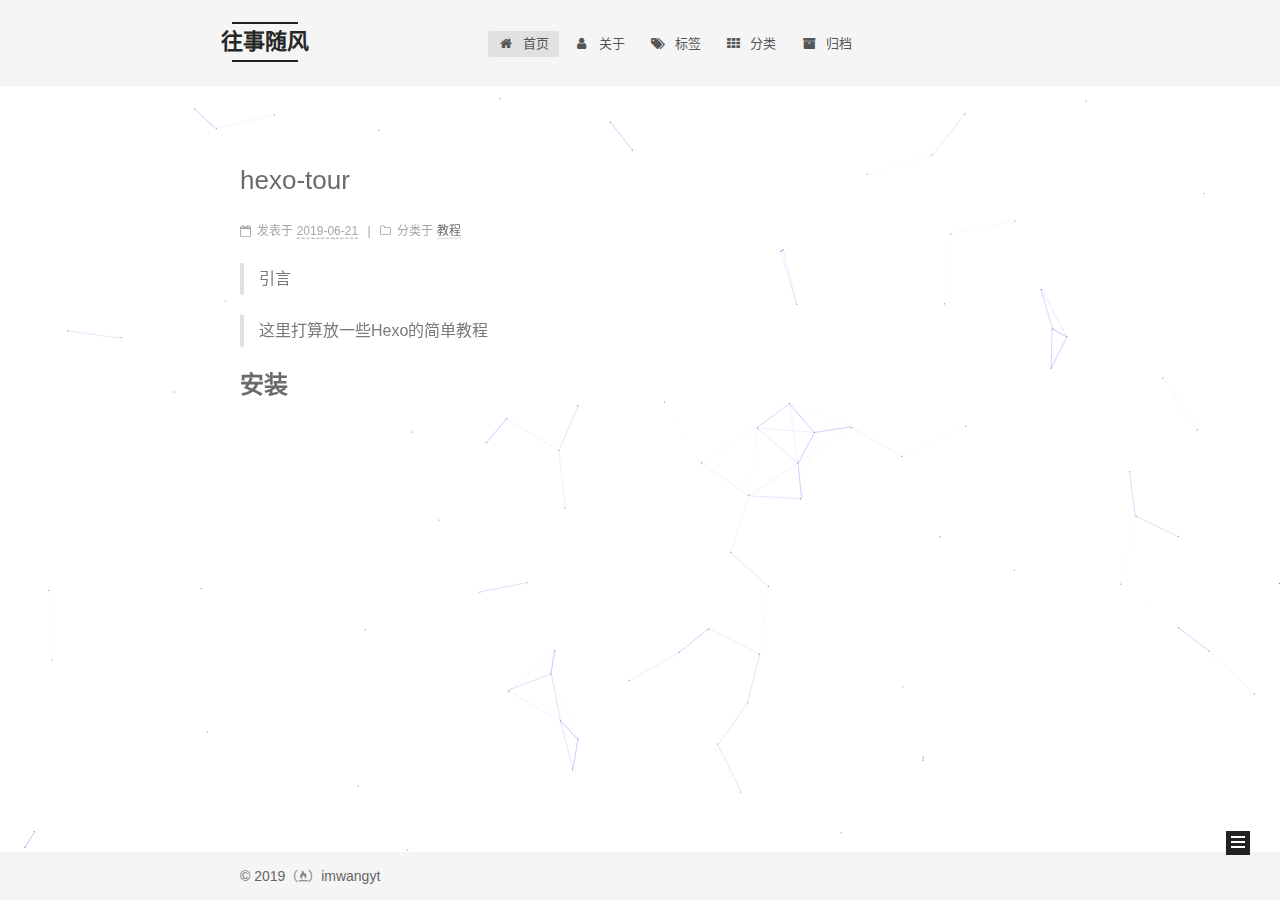
<file: index.html>
<!DOCTYPE html>












  


<html class="theme-next mist use-motion" lang="zh-CN">
<head><meta name="generator" content="Hexo 3.9.0">
  <meta charset="UTF-8">
<meta http-equiv="X-UA-Compatible" content="IE=edge">
<meta name="viewport" content="width=device-width, initial-scale=1, maximum-scale=2">
<meta name="theme-color" content="#222">






















<link rel="stylesheet" href="/lib/font-awesome/css/font-awesome.min.css?v=4.7.0">

<link rel="stylesheet" href="/css/main.css?v=7.1.2">


  <link rel="apple-touch-icon" sizes="180x180" href="/images/apple-touch-icon-next.png?v=7.1.2">


  <link rel="icon" type="image/png" sizes="32x32" href="/images/favicon-32x32-next.png?v=7.1.2">


  <link rel="icon" type="image/png" sizes="16x16" href="/images/favicon-16x16-next.png?v=7.1.2">


  <link rel="mask-icon" href="/images/logo.svg?v=7.1.2" color="#222">







<script id="hexo.configurations">
  var NexT = window.NexT || {};
  var CONFIG = {
    root: '/',
    scheme: 'Mist',
    version: '7.1.2',
    sidebar: {"position":"left","display":"post","offset":12,"onmobile":false,"dimmer":false},
    back2top: true,
    back2top_sidebar: false,
    fancybox: false,
    fastclick: false,
    lazyload: false,
    tabs: true,
    motion: {"enable":true,"async":true,"transition":{"post_block":"fadeIn","post_header":"slideDownIn","post_body":"slideDownIn","coll_header":"slideLeftIn","sidebar":"slideUpIn"}},
    algolia: {
      applicationID: '',
      apiKey: '',
      indexName: '',
      hits: {"per_page":10},
      labels: {"input_placeholder":"Search for Posts","hits_empty":"We didn't find any results for the search: ${query}","hits_stats":"${hits} results found in ${time} ms"}
    }
  };
</script>


  




  <meta name="description" content="往事随风description">
<meta name="keywords" content="往事随风keywords">
<meta property="og:type" content="website">
<meta property="og:title" content="往事随风">
<meta property="og:url" content="https://imwangyt.github.io/index.html">
<meta property="og:site_name" content="往事随风">
<meta property="og:description" content="往事随风description">
<meta property="og:locale" content="zh-CN">
<meta name="twitter:card" content="summary">
<meta name="twitter:title" content="往事随风">
<meta name="twitter:description" content="往事随风description">





  
  
  <link rel="canonical" href="https://imwangyt.github.io/">



<script id="page.configurations">
  CONFIG.page = {
    sidebar: "",
  };
</script>

  <title>往事随风</title>
  












  <noscript>
  <style>
  .use-motion .motion-element,
  .use-motion .brand,
  .use-motion .menu-item,
  .sidebar-inner,
  .use-motion .post-block,
  .use-motion .pagination,
  .use-motion .comments,
  .use-motion .post-header,
  .use-motion .post-body,
  .use-motion .collection-title { opacity: initial; }

  .use-motion .logo,
  .use-motion .site-title,
  .use-motion .site-subtitle {
    opacity: initial;
    top: initial;
  }

  .use-motion .logo-line-before i { left: initial; }
  .use-motion .logo-line-after i { right: initial; }
  </style>
</noscript>

</head>

<body itemscope itemtype="http://schema.org/WebPage" lang="zh-CN">

  
  
    
  

  <div class="container sidebar-position-left 
  page-home">
    <div class="headband"></div>

    <header id="header" class="header" itemscope itemtype="http://schema.org/WPHeader">
      <div class="header-inner"><div class="site-brand-wrapper">
  <div class="site-meta">
    

    <div class="custom-logo-site-title">
      <a href="/" class="brand" rel="start">
        <span class="logo-line-before"><i></i></span>
        <span class="site-title">往事随风</span>
        <span class="logo-line-after"><i></i></span>
      </a>
    </div>
    
      
        <p class="site-subtitle">往事随风subtitle</p>
      
    
    
  </div>

  <div class="site-nav-toggle">
    <button aria-label="切换导航栏">
      <span class="btn-bar"></span>
      <span class="btn-bar"></span>
      <span class="btn-bar"></span>
    </button>
  </div>
</div>



<nav class="site-nav">
  
    <ul id="menu" class="menu">
      
        
        
        
          
          <li class="menu-item menu-item-home menu-item-active">

    
    
    
      
    

    

    <a href="/" rel="section"><i class="menu-item-icon fa fa-fw fa-home"></i> <br>首页</a>

  </li>
        
        
        
          
          <li class="menu-item menu-item-about">

    
    
    
      
    

    

    <a href="/about/" rel="section"><i class="menu-item-icon fa fa-fw fa-user"></i> <br>关于</a>

  </li>
        
        
        
          
          <li class="menu-item menu-item-tags">

    
    
    
      
    

    

    <a href="/tags/" rel="section"><i class="menu-item-icon fa fa-fw fa-tags"></i> <br>标签</a>

  </li>
        
        
        
          
          <li class="menu-item menu-item-categories">

    
    
    
      
    

    

    <a href="/categories/" rel="section"><i class="menu-item-icon fa fa-fw fa-th"></i> <br>分类</a>

  </li>
        
        
        
          
          <li class="menu-item menu-item-archives">

    
    
    
      
    

    

    <a href="/archives/" rel="section"><i class="menu-item-icon fa fa-fw fa-archive"></i> <br>归档</a>

  </li>

      
      
    </ul>
  

  
    

  

  
</nav>



  



</div>
    </header>

    


    <main id="main" class="main">
      <div class="main-inner">
        <div class="content-wrap">
          
          <div id="content" class="content">
            
  <section id="posts" class="posts-expand">
    
      

  

  
  
  

  

  <article class="post post-type-normal" itemscope itemtype="http://schema.org/Article">
  
  
  
  <div class="post-block">
    <link itemprop="mainEntityOfPage" href="https://imwangyt.github.io/2019/06/21/hexo-tour/">

    <span hidden itemprop="author" itemscope itemtype="http://schema.org/Person">
      <meta itemprop="name" content="imwangyt">
      <meta itemprop="description" content="往事随风description">
      <meta itemprop="image" content="/images/avatar.gif">
    </span>

    <span hidden itemprop="publisher" itemscope itemtype="http://schema.org/Organization">
      <meta itemprop="name" content="往事随风">
    </span>

    
      <header class="post-header">

        
        
          <h1 class="post-title" itemprop="name headline">
                
                
                <a href="/2019/06/21/hexo-tour/" class="post-title-link" itemprop="url">hexo-tour</a>
              
            
          </h1>
        

        <div class="post-meta">
          <span class="post-time">

            
            
            

            
              <span class="post-meta-item-icon">
                <i class="fa fa-calendar-o"></i>
              </span>
              
                <span class="post-meta-item-text">发表于</span>
              

              
                
              

              <time title="创建时间：2019-06-21 22:34:00 / 修改时间：22:57:22" itemprop="dateCreated datePublished" datetime="2019-06-21T22:34:00+08:00">2019-06-21</time>
            

            
              

              
            
          </span>

          
            <span class="post-category">
            
              <span class="post-meta-divider">|</span>
            
              <span class="post-meta-item-icon">
                <i class="fa fa-folder-o"></i>
              </span>
              
                <span class="post-meta-item-text">分类于</span>
              
              
                <span itemprop="about" itemscope itemtype="http://schema.org/Thing"><a href="/categories/教程/" itemprop="url" rel="index"><span itemprop="name">教程</span></a></span>

                
                
              
            </span>
          

          
            
            
          

          
          

          

          

          
        </div>
      </header>
    

    
    
    
    <div class="post-body" itemprop="articleBody">

      
      

      
        
          
            <blockquote>
<p>引言</p>
</blockquote>
<blockquote>
<p>这里打算放一些Hexo的简单教程</p>
</blockquote>
<h1 id="安装"><a href="#安装" class="headerlink" title="安装"></a>安装</h1>
          
        
      
    </div>

    

    
    
    

    

    
      
    
    

    

    <footer class="post-footer">
      

      

      

      
      
        <div class="post-eof"></div>
      
    </footer>
  </div>
  
  
  
  </article>


    
  </section>

  


          </div>
          

        </div>
        
          
  
  <div class="sidebar-toggle">
    <div class="sidebar-toggle-line-wrap">
      <span class="sidebar-toggle-line sidebar-toggle-line-first"></span>
      <span class="sidebar-toggle-line sidebar-toggle-line-middle"></span>
      <span class="sidebar-toggle-line sidebar-toggle-line-last"></span>
    </div>
  </div>

  <aside id="sidebar" class="sidebar">
    <div class="sidebar-inner">

      

      

      <div class="site-overview-wrap sidebar-panel sidebar-panel-active">
        <div class="site-overview">
          <div class="site-author motion-element" itemprop="author" itemscope itemtype="http://schema.org/Person">
            
              <p class="site-author-name" itemprop="name">imwangyt</p>
              <div class="site-description motion-element" itemprop="description">往事随风description</div>
          </div>

          
            <nav class="site-state motion-element">
              
                <div class="site-state-item site-state-posts">
                
                  <a href="/archives/">
                
                    <span class="site-state-item-count">1</span>
                    <span class="site-state-item-name">日志</span>
                  </a>
                </div>
              

              
                
                
                <div class="site-state-item site-state-categories">
                  
                    
                      <a href="/categories/">
                    
                  
                    
                    
                      
                    
                    <span class="site-state-item-count">1</span>
                    <span class="site-state-item-name">分类</span>
                  </a>
                </div>
              

              
                
                
                <div class="site-state-item site-state-tags">
                  
                    
                      <a href="/tags/">
                    
                  
                    
                    
                      
                    
                    <span class="site-state-item-count">1</span>
                    <span class="site-state-item-name">标签</span>
                  </a>
                </div>
              
            </nav>
          

          

          

          
            <div class="links-of-author motion-element">
              
                <span class="links-of-author-item">
                  
                  
                    
                  
                  
                    
                  
                  <a href="https://github.com/imwangyt" title="GitHub &rarr; https://github.com/imwangyt" rel="noopener" target="_blank"><i class="fa fa-fw fa-github"></i>GitHub</a>
                </span>
              
                <span class="links-of-author-item">
                  
                  
                    
                  
                  
                    
                  
                  <a href="mailto:imwangyt@gmail.com" title="E-Mail &rarr; mailto:imwangyt@gmail.com" rel="noopener" target="_blank"><i class="fa fa-fw fa-envelope"></i>E-Mail</a>
                </span>
              
            </div>
          

          

          
          

          
            
          
          

        </div>
      </div>

      

      

    </div>
  </aside>
  


        
      </div>
    </main>

    <footer id="footer" class="footer">
      <div class="footer-inner">
        <div class="copyright">&copy; <span itemprop="copyrightYear">2019</span>
  <span class="with-love" id="animate">
    <i class="fa fa-free-code-camp"></i>
  </span>
  <span class="author" itemprop="copyrightHolder">imwangyt</span>

  

  
</div>









        








        
      </div>
    </footer>

    
      <div class="back-to-top">
        <i class="fa fa-arrow-up"></i>
        
      </div>
    

    

    

    
  </div>

  

<script>
  if (Object.prototype.toString.call(window.Promise) !== '[object Function]') {
    window.Promise = null;
  }
</script>














  
    
    
  
  <script color="0,0,255" opacity="0.5" zindex="-1" count="99" src="/lib/canvas-nest/canvas-nest.min.js"></script>













  
  <script src="/lib/jquery/index.js?v=3.4.1"></script>

  
  <script src="/lib/velocity/velocity.min.js?v=1.2.1"></script>

  
  <script src="/lib/velocity/velocity.ui.min.js?v=1.2.1"></script>


  


  <script src="/js/utils.js?v=7.1.2"></script>

  <script src="/js/motion.js?v=7.1.2"></script>



  
  


  <script src="/js/schemes/muse.js?v=7.1.2"></script>




  

  


  <script src="/js/next-boot.js?v=7.1.2"></script>


  

  

  

  



  




  

  

  

  

  

  

  

  

  

  

  

  

  

  

</body>
</html>
</file>
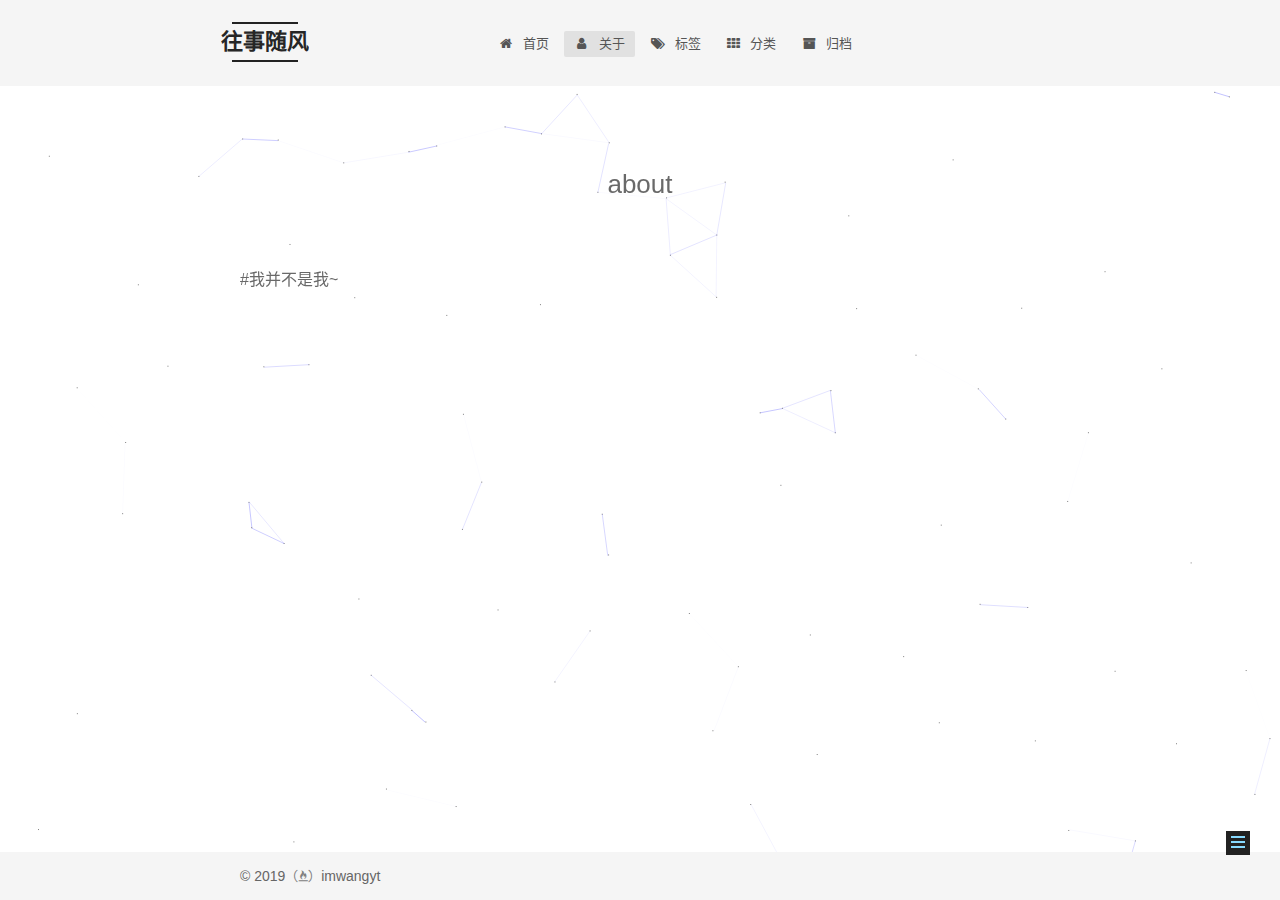
<file: about/index.html>
<!DOCTYPE html>












  


<html class="theme-next mist use-motion" lang="zh-CN">
<head><meta name="generator" content="Hexo 3.9.0">
  <meta charset="UTF-8">
<meta http-equiv="X-UA-Compatible" content="IE=edge">
<meta name="viewport" content="width=device-width, initial-scale=1, maximum-scale=2">
<meta name="theme-color" content="#222">






















<link rel="stylesheet" href="/lib/font-awesome/css/font-awesome.min.css?v=4.7.0">

<link rel="stylesheet" href="/css/main.css?v=7.1.2">


  <link rel="apple-touch-icon" sizes="180x180" href="/images/apple-touch-icon-next.png?v=7.1.2">


  <link rel="icon" type="image/png" sizes="32x32" href="/images/favicon-32x32-next.png?v=7.1.2">


  <link rel="icon" type="image/png" sizes="16x16" href="/images/favicon-16x16-next.png?v=7.1.2">


  <link rel="mask-icon" href="/images/logo.svg?v=7.1.2" color="#222">







<script id="hexo.configurations">
  var NexT = window.NexT || {};
  var CONFIG = {
    root: '/',
    scheme: 'Mist',
    version: '7.1.2',
    sidebar: {"position":"left","display":"post","offset":12,"onmobile":false,"dimmer":false},
    back2top: true,
    back2top_sidebar: false,
    fancybox: false,
    fastclick: false,
    lazyload: false,
    tabs: true,
    motion: {"enable":true,"async":true,"transition":{"post_block":"fadeIn","post_header":"slideDownIn","post_body":"slideDownIn","coll_header":"slideLeftIn","sidebar":"slideUpIn"}},
    algolia: {
      applicationID: '',
      apiKey: '',
      indexName: '',
      hits: {"per_page":10},
      labels: {"input_placeholder":"Search for Posts","hits_empty":"We didn't find any results for the search: ${query}","hits_stats":"${hits} results found in ${time} ms"}
    }
  };
</script>


  




  <meta name="description" content="#我并不是我~">
<meta name="keywords" content="往事随风keywords">
<meta property="og:type" content="website">
<meta property="og:title" content="about">
<meta property="og:url" content="https://imwangyt.github.io/about/index.html">
<meta property="og:site_name" content="往事随风">
<meta property="og:description" content="#我并不是我~">
<meta property="og:locale" content="zh-CN">
<meta property="og:updated_time" content="2019-06-21T16:22:35.848Z">
<meta name="twitter:card" content="summary">
<meta name="twitter:title" content="about">
<meta name="twitter:description" content="#我并不是我~">





  
  
  <link rel="canonical" href="https://imwangyt.github.io/about/">



<script id="page.configurations">
  CONFIG.page = {
    sidebar: "",
  };
</script>

  <title>about | 往事随风</title>
  












  <noscript>
  <style>
  .use-motion .motion-element,
  .use-motion .brand,
  .use-motion .menu-item,
  .sidebar-inner,
  .use-motion .post-block,
  .use-motion .pagination,
  .use-motion .comments,
  .use-motion .post-header,
  .use-motion .post-body,
  .use-motion .collection-title { opacity: initial; }

  .use-motion .logo,
  .use-motion .site-title,
  .use-motion .site-subtitle {
    opacity: initial;
    top: initial;
  }

  .use-motion .logo-line-before i { left: initial; }
  .use-motion .logo-line-after i { right: initial; }
  </style>
</noscript>

</head>

<body itemscope itemtype="http://schema.org/WebPage" lang="zh-CN">

  
  
    
  

  <div class="container sidebar-position-left page-post-detail">
    <div class="headband"></div>

    <header id="header" class="header" itemscope itemtype="http://schema.org/WPHeader">
      <div class="header-inner"><div class="site-brand-wrapper">
  <div class="site-meta">
    

    <div class="custom-logo-site-title">
      <a href="/" class="brand" rel="start">
        <span class="logo-line-before"><i></i></span>
        <span class="site-title">往事随风</span>
        <span class="logo-line-after"><i></i></span>
      </a>
    </div>
    
      
        <p class="site-subtitle">往事随风subtitle</p>
      
    
    
  </div>

  <div class="site-nav-toggle">
    <button aria-label="切换导航栏">
      <span class="btn-bar"></span>
      <span class="btn-bar"></span>
      <span class="btn-bar"></span>
    </button>
  </div>
</div>



<nav class="site-nav">
  
    <ul id="menu" class="menu">
      
        
        
        
          
          <li class="menu-item menu-item-home">

    
    
    
      
    

    

    <a href="/" rel="section"><i class="menu-item-icon fa fa-fw fa-home"></i> <br>首页</a>

  </li>
        
        
        
          
          <li class="menu-item menu-item-about menu-item-active">

    
    
    
      
    

    

    <a href="/about/" rel="section"><i class="menu-item-icon fa fa-fw fa-user"></i> <br>关于</a>

  </li>
        
        
        
          
          <li class="menu-item menu-item-tags">

    
    
    
      
    

    

    <a href="/tags/" rel="section"><i class="menu-item-icon fa fa-fw fa-tags"></i> <br>标签</a>

  </li>
        
        
        
          
          <li class="menu-item menu-item-categories">

    
    
    
      
    

    

    <a href="/categories/" rel="section"><i class="menu-item-icon fa fa-fw fa-th"></i> <br>分类</a>

  </li>
        
        
        
          
          <li class="menu-item menu-item-archives">

    
    
    
      
    

    

    <a href="/archives/" rel="section"><i class="menu-item-icon fa fa-fw fa-archive"></i> <br>归档</a>

  </li>

      
      
    </ul>
  

  
    

    
    
      
      
    
      
      
    
      
      
    
      
      
    
      
      
    
    

  


  

  
</nav>



  



</div>
    </header>

    


    <main id="main" class="main">
      <div class="main-inner">
        <div class="content-wrap">
          
          <div id="content" class="content">
            

  <div id="posts" class="posts-expand">
    
    
    
    <div class="post-block page">
      <header class="post-header">

<h1 class="post-title" itemprop="name headline">about

</h1>

<div class="post-meta">
  
  



</div>

</header>

      
      
      
      <div class="post-body">
        
        
          <p>#我并不是我~</p>

        
      </div>
      
      
      
    </div>
    



    
    
    
  </div>


          </div>
          

  



        </div>
        
          
  
  <div class="sidebar-toggle">
    <div class="sidebar-toggle-line-wrap">
      <span class="sidebar-toggle-line sidebar-toggle-line-first"></span>
      <span class="sidebar-toggle-line sidebar-toggle-line-middle"></span>
      <span class="sidebar-toggle-line sidebar-toggle-line-last"></span>
    </div>
  </div>

  <aside id="sidebar" class="sidebar">
    <div class="sidebar-inner">

      

      

      <div class="site-overview-wrap sidebar-panel sidebar-panel-active">
        <div class="site-overview">
          <div class="site-author motion-element" itemprop="author" itemscope itemtype="http://schema.org/Person">
            
              <p class="site-author-name" itemprop="name">imwangyt</p>
              <div class="site-description motion-element" itemprop="description">往事随风description</div>
          </div>

          
            <nav class="site-state motion-element">
              
                <div class="site-state-item site-state-posts">
                
                  <a href="/archives/">
                
                    <span class="site-state-item-count">1</span>
                    <span class="site-state-item-name">日志</span>
                  </a>
                </div>
              

              
                
                
                <div class="site-state-item site-state-categories">
                  
                    
                      <a href="/categories/">
                    
                  
                    
                    
                      
                    
                    <span class="site-state-item-count">1</span>
                    <span class="site-state-item-name">分类</span>
                  </a>
                </div>
              

              
                
                
                <div class="site-state-item site-state-tags">
                  
                    
                      <a href="/tags/">
                    
                  
                    
                    
                      
                    
                      
                    
                    <span class="site-state-item-count">2</span>
                    <span class="site-state-item-name">标签</span>
                  </a>
                </div>
              
            </nav>
          

          

          

          
            <div class="links-of-author motion-element">
              
                <span class="links-of-author-item">
                  
                  
                    
                  
                  
                    
                  
                  <a href="https://github.com/imwangyt" title="GitHub &rarr; https://github.com/imwangyt" rel="noopener" target="_blank"><i class="fa fa-fw fa-github"></i>GitHub</a>
                </span>
              
                <span class="links-of-author-item">
                  
                  
                    
                  
                  
                    
                  
                  <a href="mailto:imwangyt@gmail.com" title="E-Mail &rarr; mailto:imwangyt@gmail.com" rel="noopener" target="_blank"><i class="fa fa-fw fa-envelope"></i>E-Mail</a>
                </span>
              
            </div>
          

          

          
          

          
            
          
          

        </div>
      </div>

      

      

    </div>
  </aside>
  


        
      </div>
    </main>

    <footer id="footer" class="footer">
      <div class="footer-inner">
        <div class="copyright">&copy; <span itemprop="copyrightYear">2019</span>
  <span class="with-love" id="animate">
    <i class="fa fa-free-code-camp"></i>
  </span>
  <span class="author" itemprop="copyrightHolder">imwangyt</span>

  

  
</div>









        








        
      </div>
    </footer>

    
      <div class="back-to-top">
        <i class="fa fa-arrow-up"></i>
        
      </div>
    

    

    

    
  </div>

  

<script>
  if (Object.prototype.toString.call(window.Promise) !== '[object Function]') {
    window.Promise = null;
  }
</script>














  
    
    
  
  <script color="0,0,255" opacity="0.5" zindex="-1" count="99" src="/lib/canvas-nest/canvas-nest.min.js"></script>













  
  <script src="/lib/jquery/index.js?v=3.4.1"></script>

  
  <script src="/lib/velocity/velocity.min.js?v=1.2.1"></script>

  
  <script src="/lib/velocity/velocity.ui.min.js?v=1.2.1"></script>


  


  <script src="/js/utils.js?v=7.1.2"></script>

  <script src="/js/motion.js?v=7.1.2"></script>



  
  


  <script src="/js/schemes/muse.js?v=7.1.2"></script>




  
  <script src="/js/scrollspy.js?v=7.1.2"></script>
<script src="/js/post-details.js?v=7.1.2"></script>



  


  <script src="/js/next-boot.js?v=7.1.2"></script>


  

  

  

  


  


  




  

  

  

  

  

  

  

  

  

  

  

  

  

  

</body>
</html>
</file>
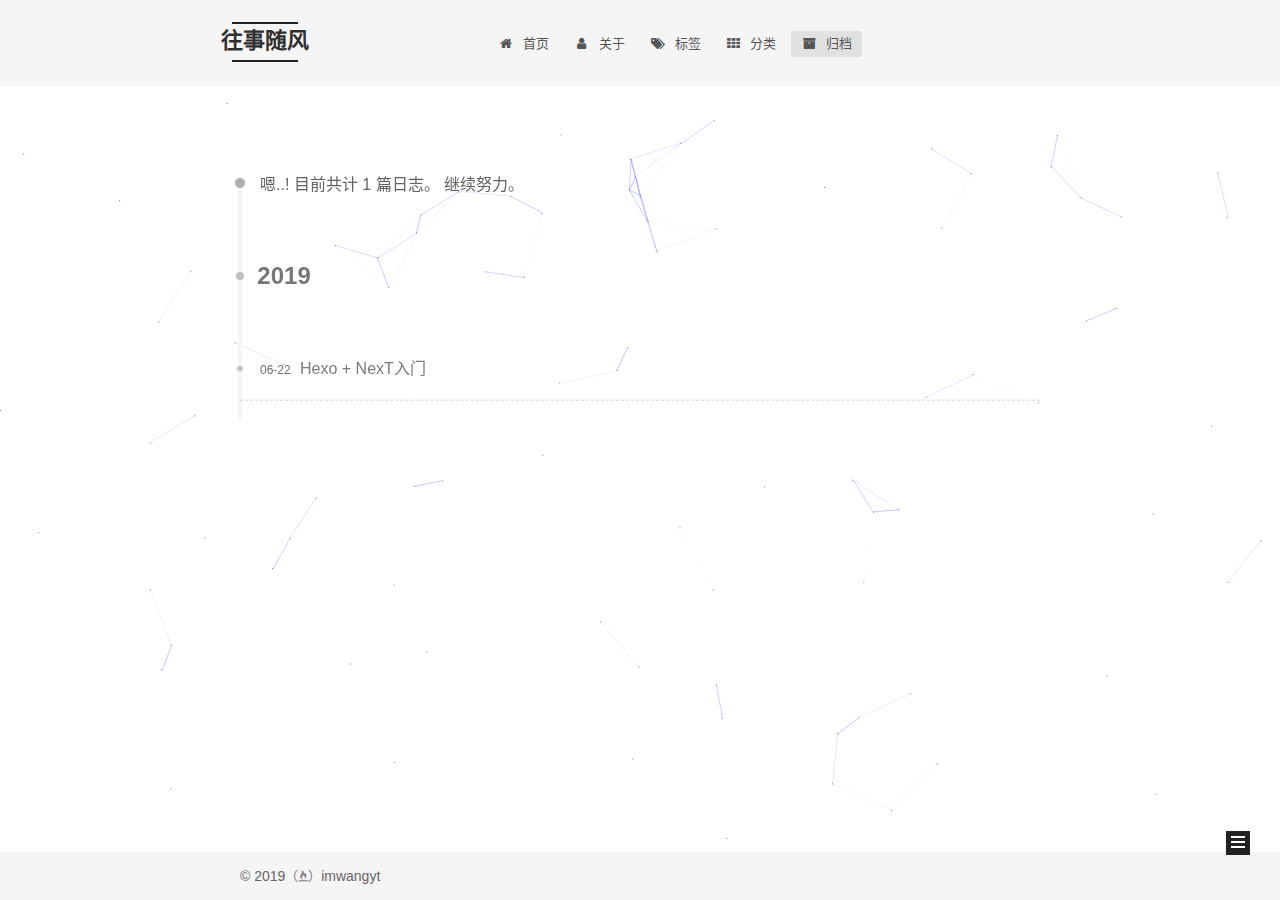
<file: archives/index.html>
<!DOCTYPE html>












  


<html class="theme-next mist use-motion" lang="zh-CN">
<head><meta name="generator" content="Hexo 3.9.0">
  <meta charset="UTF-8">
<meta http-equiv="X-UA-Compatible" content="IE=edge">
<meta name="viewport" content="width=device-width, initial-scale=1, maximum-scale=2">
<meta name="theme-color" content="#222">






















<link rel="stylesheet" href="/lib/font-awesome/css/font-awesome.min.css?v=4.7.0">

<link rel="stylesheet" href="/css/main.css?v=7.1.2">


  <link rel="apple-touch-icon" sizes="180x180" href="/images/apple-touch-icon-next.png?v=7.1.2">


  <link rel="icon" type="image/png" sizes="32x32" href="/images/favicon-32x32-next.png?v=7.1.2">


  <link rel="icon" type="image/png" sizes="16x16" href="/images/favicon-16x16-next.png?v=7.1.2">


  <link rel="mask-icon" href="/images/logo.svg?v=7.1.2" color="#222">







<script id="hexo.configurations">
  var NexT = window.NexT || {};
  var CONFIG = {
    root: '/',
    scheme: 'Mist',
    version: '7.1.2',
    sidebar: {"position":"left","display":"post","offset":12,"onmobile":false,"dimmer":false},
    back2top: true,
    back2top_sidebar: false,
    fancybox: false,
    fastclick: false,
    lazyload: false,
    tabs: true,
    motion: {"enable":true,"async":true,"transition":{"post_block":"fadeIn","post_header":"slideDownIn","post_body":"slideDownIn","coll_header":"slideLeftIn","sidebar":"slideUpIn"}},
    algolia: {
      applicationID: '',
      apiKey: '',
      indexName: '',
      hits: {"per_page":10},
      labels: {"input_placeholder":"Search for Posts","hits_empty":"We didn't find any results for the search: ${query}","hits_stats":"${hits} results found in ${time} ms"}
    }
  };
</script>


  




  <meta name="description" content="往事随风description">
<meta name="keywords" content="往事随风keywords">
<meta property="og:type" content="website">
<meta property="og:title" content="往事随风">
<meta property="og:url" content="https://imwangyt.github.io/archives/index.html">
<meta property="og:site_name" content="往事随风">
<meta property="og:description" content="往事随风description">
<meta property="og:locale" content="zh-CN">
<meta name="twitter:card" content="summary">
<meta name="twitter:title" content="往事随风">
<meta name="twitter:description" content="往事随风description">





  
  
  <link rel="canonical" href="https://imwangyt.github.io/archives/">



<script id="page.configurations">
  CONFIG.page = {
    sidebar: "",
  };
</script>

  <title>归档 | 往事随风</title>
  












  <noscript>
  <style>
  .use-motion .motion-element,
  .use-motion .brand,
  .use-motion .menu-item,
  .sidebar-inner,
  .use-motion .post-block,
  .use-motion .pagination,
  .use-motion .comments,
  .use-motion .post-header,
  .use-motion .post-body,
  .use-motion .collection-title { opacity: initial; }

  .use-motion .logo,
  .use-motion .site-title,
  .use-motion .site-subtitle {
    opacity: initial;
    top: initial;
  }

  .use-motion .logo-line-before i { left: initial; }
  .use-motion .logo-line-after i { right: initial; }
  </style>
</noscript>

</head>

<body itemscope itemtype="http://schema.org/WebPage" lang="zh-CN">

  
  
    
  

  <div class="container sidebar-position-left page-archive">
    <div class="headband"></div>

    <header id="header" class="header" itemscope itemtype="http://schema.org/WPHeader">
      <div class="header-inner"><div class="site-brand-wrapper">
  <div class="site-meta">
    

    <div class="custom-logo-site-title">
      <a href="/" class="brand" rel="start">
        <span class="logo-line-before"><i></i></span>
        <span class="site-title">往事随风</span>
        <span class="logo-line-after"><i></i></span>
      </a>
    </div>
    
      
        <p class="site-subtitle">往事随风subtitle</p>
      
    
    
  </div>

  <div class="site-nav-toggle">
    <button aria-label="切换导航栏">
      <span class="btn-bar"></span>
      <span class="btn-bar"></span>
      <span class="btn-bar"></span>
    </button>
  </div>
</div>



<nav class="site-nav">
  
    <ul id="menu" class="menu">
      
        
        
        
          
          <li class="menu-item menu-item-home">

    
    
    
      
    

    

    <a href="/" rel="section"><i class="menu-item-icon fa fa-fw fa-home"></i> <br>首页</a>

  </li>
        
        
        
          
          <li class="menu-item menu-item-about">

    
    
    
      
    

    

    <a href="/about/" rel="section"><i class="menu-item-icon fa fa-fw fa-user"></i> <br>关于</a>

  </li>
        
        
        
          
          <li class="menu-item menu-item-tags">

    
    
    
      
    

    

    <a href="/tags/" rel="section"><i class="menu-item-icon fa fa-fw fa-tags"></i> <br>标签</a>

  </li>
        
        
        
          
          <li class="menu-item menu-item-categories">

    
    
    
      
    

    

    <a href="/categories/" rel="section"><i class="menu-item-icon fa fa-fw fa-th"></i> <br>分类</a>

  </li>
        
        
        
          
          <li class="menu-item menu-item-archives menu-item-active">

    
    
    
      
    

    

    <a href="/archives/" rel="section"><i class="menu-item-icon fa fa-fw fa-archive"></i> <br>归档</a>

  </li>

      
      
    </ul>
  

  
    

    
    
      
      
    
      
      
    
      
      
    
      
      
    
      
      
    
    

  


  

  
</nav>



  



</div>
    </header>

    


    <main id="main" class="main">
      <div class="main-inner">
        <div class="content-wrap">
          
          <div id="content" class="content">
            

  
  
  
  <div class="post-block archive">
    <div id="posts" class="posts-collapse">
      <span class="archive-move-on"></span>

      
      <span class="archive-page-counter">
        
        
        
          
        
        嗯..! 目前共计 1 篇日志。 继续努力。
      </span>
      

      

        
        
        

        
          
          <div class="collection-title">
            <h1 class="archive-year" id="archive-year-2019">2019</h1>
          </div>
        
        

        

  <article class="post post-type-normal" itemscope itemtype="http://schema.org/Article">
    <header class="post-header">

      <h2 class="post-title">
        
          <a class="post-title-link" href="/2019/06/22/hexo-next-tour/" itemprop="url">
            
              <span itemprop="name">Hexo + NexT入门</span>
            
          </a>
        
      </h2>

      <div class="post-meta">
        <time class="post-time" itemprop="dateCreated" datetime="2019-06-22T12:29:04+08:00" content="2019-06-22">
          06-22
        </time>
      </div>

    </header>
  </article>



      

    </div>
  </div>
  
  
  

  



          </div>
          

        </div>
        
          
  
  <div class="sidebar-toggle">
    <div class="sidebar-toggle-line-wrap">
      <span class="sidebar-toggle-line sidebar-toggle-line-first"></span>
      <span class="sidebar-toggle-line sidebar-toggle-line-middle"></span>
      <span class="sidebar-toggle-line sidebar-toggle-line-last"></span>
    </div>
  </div>

  <aside id="sidebar" class="sidebar">
    <div class="sidebar-inner">

      

      

      <div class="site-overview-wrap sidebar-panel sidebar-panel-active">
        <div class="site-overview">
          <div class="site-author motion-element" itemprop="author" itemscope itemtype="http://schema.org/Person">
            
              <p class="site-author-name" itemprop="name">imwangyt</p>
              <div class="site-description motion-element" itemprop="description">往事随风description</div>
          </div>

          
            <nav class="site-state motion-element">
              
                <div class="site-state-item site-state-posts">
                
                  <a href="/archives/">
                
                    <span class="site-state-item-count">1</span>
                    <span class="site-state-item-name">日志</span>
                  </a>
                </div>
              

              
                
                
                <div class="site-state-item site-state-categories">
                  
                    
                      <a href="/categories/">
                    
                  
                    
                    
                      
                    
                    <span class="site-state-item-count">1</span>
                    <span class="site-state-item-name">分类</span>
                  </a>
                </div>
              

              
                
                
                <div class="site-state-item site-state-tags">
                  
                    
                      <a href="/tags/">
                    
                  
                    
                    
                      
                    
                      
                    
                    <span class="site-state-item-count">2</span>
                    <span class="site-state-item-name">标签</span>
                  </a>
                </div>
              
            </nav>
          

          

          

          
            <div class="links-of-author motion-element">
              
                <span class="links-of-author-item">
                  
                  
                    
                  
                  
                    
                  
                  <a href="https://github.com/imwangyt" title="GitHub &rarr; https://github.com/imwangyt" rel="noopener" target="_blank"><i class="fa fa-fw fa-github"></i>GitHub</a>
                </span>
              
                <span class="links-of-author-item">
                  
                  
                    
                  
                  
                    
                  
                  <a href="mailto:imwangyt@gmail.com" title="E-Mail &rarr; mailto:imwangyt@gmail.com" rel="noopener" target="_blank"><i class="fa fa-fw fa-envelope"></i>E-Mail</a>
                </span>
              
            </div>
          

          

          
          

          
            
          
          

        </div>
      </div>

      

      

    </div>
  </aside>
  


        
      </div>
    </main>

    <footer id="footer" class="footer">
      <div class="footer-inner">
        <div class="copyright">&copy; <span itemprop="copyrightYear">2019</span>
  <span class="with-love" id="animate">
    <i class="fa fa-free-code-camp"></i>
  </span>
  <span class="author" itemprop="copyrightHolder">imwangyt</span>

  

  
</div>









        








        
      </div>
    </footer>

    
      <div class="back-to-top">
        <i class="fa fa-arrow-up"></i>
        
      </div>
    

    

    

    
  </div>

  

<script>
  if (Object.prototype.toString.call(window.Promise) !== '[object Function]') {
    window.Promise = null;
  }
</script>














  
    
    
  
  <script color="0,0,255" opacity="0.5" zindex="-1" count="99" src="/lib/canvas-nest/canvas-nest.min.js"></script>













  
  <script src="/lib/jquery/index.js?v=3.4.1"></script>

  
  <script src="/lib/velocity/velocity.min.js?v=1.2.1"></script>

  
  <script src="/lib/velocity/velocity.ui.min.js?v=1.2.1"></script>


  


  <script src="/js/utils.js?v=7.1.2"></script>

  <script src="/js/motion.js?v=7.1.2"></script>



  
  


  <script src="/js/schemes/muse.js?v=7.1.2"></script>




  

  


  <script src="/js/next-boot.js?v=7.1.2"></script>


  

  

  

  



  




  

  

  

  

  

  

  

  

  

  

  

  

  

  

</body>
</html>
</file>
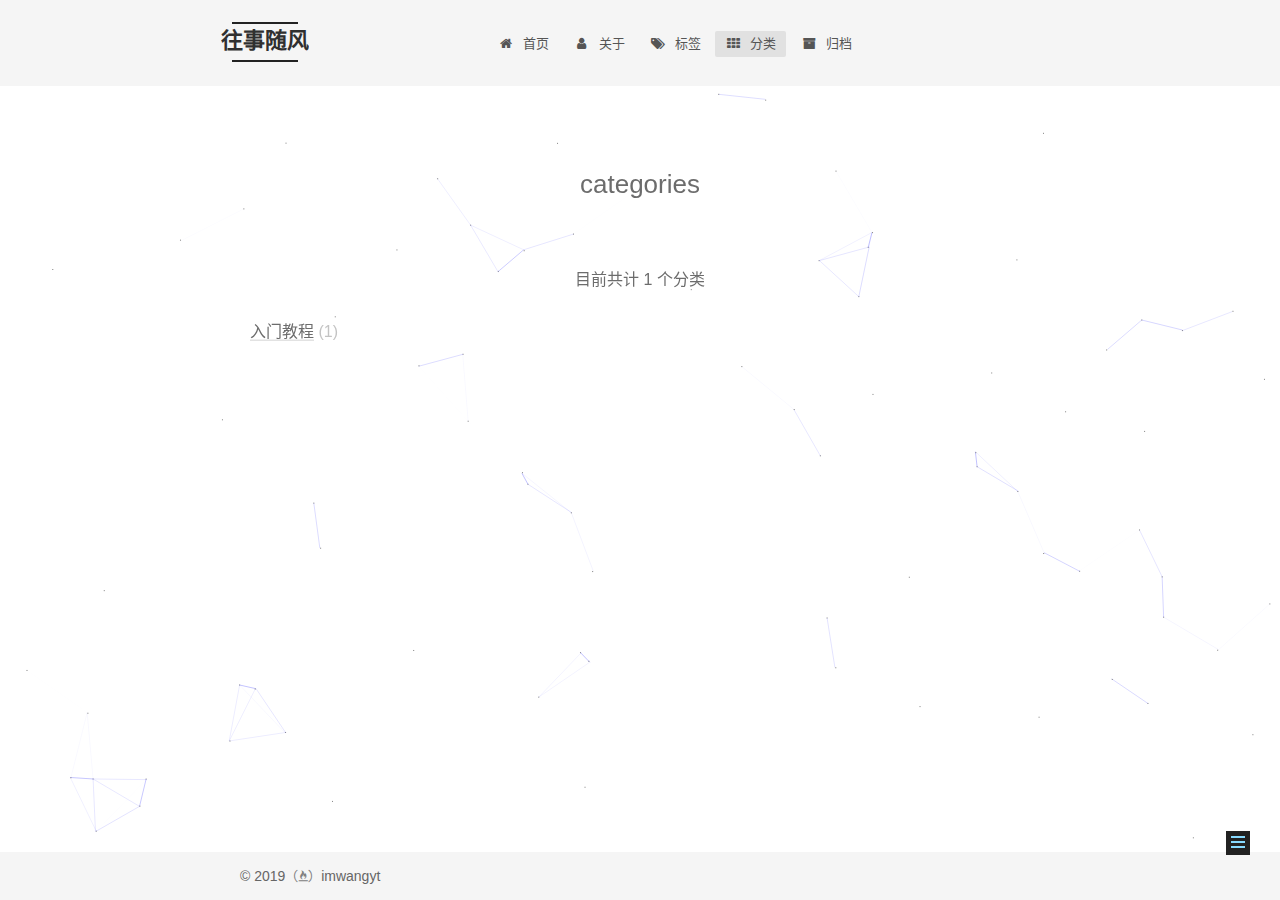
<file: categories/index.html>
<!DOCTYPE html>












  


<html class="theme-next mist use-motion" lang="zh-CN">
<head><meta name="generator" content="Hexo 3.9.0">
  <meta charset="UTF-8">
<meta http-equiv="X-UA-Compatible" content="IE=edge">
<meta name="viewport" content="width=device-width, initial-scale=1, maximum-scale=2">
<meta name="theme-color" content="#222">






















<link rel="stylesheet" href="/lib/font-awesome/css/font-awesome.min.css?v=4.7.0">

<link rel="stylesheet" href="/css/main.css?v=7.1.2">


  <link rel="apple-touch-icon" sizes="180x180" href="/images/apple-touch-icon-next.png?v=7.1.2">


  <link rel="icon" type="image/png" sizes="32x32" href="/images/favicon-32x32-next.png?v=7.1.2">


  <link rel="icon" type="image/png" sizes="16x16" href="/images/favicon-16x16-next.png?v=7.1.2">


  <link rel="mask-icon" href="/images/logo.svg?v=7.1.2" color="#222">







<script id="hexo.configurations">
  var NexT = window.NexT || {};
  var CONFIG = {
    root: '/',
    scheme: 'Mist',
    version: '7.1.2',
    sidebar: {"position":"left","display":"post","offset":12,"onmobile":false,"dimmer":false},
    back2top: true,
    back2top_sidebar: false,
    fancybox: false,
    fastclick: false,
    lazyload: false,
    tabs: true,
    motion: {"enable":true,"async":true,"transition":{"post_block":"fadeIn","post_header":"slideDownIn","post_body":"slideDownIn","coll_header":"slideLeftIn","sidebar":"slideUpIn"}},
    algolia: {
      applicationID: '',
      apiKey: '',
      indexName: '',
      hits: {"per_page":10},
      labels: {"input_placeholder":"Search for Posts","hits_empty":"We didn't find any results for the search: ${query}","hits_stats":"${hits} results found in ${time} ms"}
    }
  };
</script>


  




  <meta name="description" content="往事随风description">
<meta name="keywords" content="往事随风keywords">
<meta property="og:type" content="website">
<meta property="og:title" content="categories">
<meta property="og:url" content="https://imwangyt.github.io/categories/index.html">
<meta property="og:site_name" content="往事随风">
<meta property="og:description" content="往事随风description">
<meta property="og:locale" content="zh-CN">
<meta property="og:updated_time" content="2019-06-21T14:56:26.855Z">
<meta name="twitter:card" content="summary">
<meta name="twitter:title" content="categories">
<meta name="twitter:description" content="往事随风description">





  
  
  <link rel="canonical" href="https://imwangyt.github.io/categories/">



<script id="page.configurations">
  CONFIG.page = {
    sidebar: "",
  };
</script>

  <title>categories | 往事随风</title>
  












  <noscript>
  <style>
  .use-motion .motion-element,
  .use-motion .brand,
  .use-motion .menu-item,
  .sidebar-inner,
  .use-motion .post-block,
  .use-motion .pagination,
  .use-motion .comments,
  .use-motion .post-header,
  .use-motion .post-body,
  .use-motion .collection-title { opacity: initial; }

  .use-motion .logo,
  .use-motion .site-title,
  .use-motion .site-subtitle {
    opacity: initial;
    top: initial;
  }

  .use-motion .logo-line-before i { left: initial; }
  .use-motion .logo-line-after i { right: initial; }
  </style>
</noscript>

</head>

<body itemscope itemtype="http://schema.org/WebPage" lang="zh-CN">

  
  
    
  

  <div class="container sidebar-position-left page-post-detail">
    <div class="headband"></div>

    <header id="header" class="header" itemscope itemtype="http://schema.org/WPHeader">
      <div class="header-inner"><div class="site-brand-wrapper">
  <div class="site-meta">
    

    <div class="custom-logo-site-title">
      <a href="/" class="brand" rel="start">
        <span class="logo-line-before"><i></i></span>
        <span class="site-title">往事随风</span>
        <span class="logo-line-after"><i></i></span>
      </a>
    </div>
    
      
        <p class="site-subtitle">往事随风subtitle</p>
      
    
    
  </div>

  <div class="site-nav-toggle">
    <button aria-label="切换导航栏">
      <span class="btn-bar"></span>
      <span class="btn-bar"></span>
      <span class="btn-bar"></span>
    </button>
  </div>
</div>



<nav class="site-nav">
  
    <ul id="menu" class="menu">
      
        
        
        
          
          <li class="menu-item menu-item-home">

    
    
    
      
    

    

    <a href="/" rel="section"><i class="menu-item-icon fa fa-fw fa-home"></i> <br>首页</a>

  </li>
        
        
        
          
          <li class="menu-item menu-item-about">

    
    
    
      
    

    

    <a href="/about/" rel="section"><i class="menu-item-icon fa fa-fw fa-user"></i> <br>关于</a>

  </li>
        
        
        
          
          <li class="menu-item menu-item-tags">

    
    
    
      
    

    

    <a href="/tags/" rel="section"><i class="menu-item-icon fa fa-fw fa-tags"></i> <br>标签</a>

  </li>
        
        
        
          
          <li class="menu-item menu-item-categories menu-item-active">

    
    
    
      
    

    

    <a href="/categories/" rel="section"><i class="menu-item-icon fa fa-fw fa-th"></i> <br>分类</a>

  </li>
        
        
        
          
          <li class="menu-item menu-item-archives">

    
    
    
      
    

    

    <a href="/archives/" rel="section"><i class="menu-item-icon fa fa-fw fa-archive"></i> <br>归档</a>

  </li>

      
      
    </ul>
  

  
    

    
    
      
      
    
      
      
    
      
      
    
      
      
    
      
      
    
    

  


  

  
</nav>



  



</div>
    </header>

    


    <main id="main" class="main">
      <div class="main-inner">
        <div class="content-wrap">
          
          <div id="content" class="content">
            

  <div id="posts" class="posts-expand">
    
    
    
    <div class="post-block page">
      <header class="post-header">

<h1 class="post-title" itemprop="name headline">categories

</h1>

<div class="post-meta">
  
  



</div>

</header>

      
      
      
      <div class="post-body">
        
        
          <div class="category-all-page">
            <div class="category-all-title">
              
              
                
                  
                
              
              目前共计 1 个分类
            </div>
            <div class="category-all">
              <ul class="category-list"><li class="category-list-item"><a class="category-list-link" href="/categories/入门教程/">入门教程</a><span class="category-list-count">1</span></li></ul>
            </div>
          </div>
        
      </div>
      
      
      
    </div>
    



    
    
    
  </div>


          </div>
          

  



        </div>
        
          
  
  <div class="sidebar-toggle">
    <div class="sidebar-toggle-line-wrap">
      <span class="sidebar-toggle-line sidebar-toggle-line-first"></span>
      <span class="sidebar-toggle-line sidebar-toggle-line-middle"></span>
      <span class="sidebar-toggle-line sidebar-toggle-line-last"></span>
    </div>
  </div>

  <aside id="sidebar" class="sidebar">
    <div class="sidebar-inner">

      

      

      <div class="site-overview-wrap sidebar-panel sidebar-panel-active">
        <div class="site-overview">
          <div class="site-author motion-element" itemprop="author" itemscope itemtype="http://schema.org/Person">
            
              <p class="site-author-name" itemprop="name">imwangyt</p>
              <div class="site-description motion-element" itemprop="description">往事随风description</div>
          </div>

          
            <nav class="site-state motion-element">
              
                <div class="site-state-item site-state-posts">
                
                  <a href="/archives/">
                
                    <span class="site-state-item-count">1</span>
                    <span class="site-state-item-name">日志</span>
                  </a>
                </div>
              

              
                
                
                <div class="site-state-item site-state-categories">
                  
                    
                      <a href="/categories/">
                    
                  
                    
                    
                      
                    
                    <span class="site-state-item-count">1</span>
                    <span class="site-state-item-name">分类</span>
                  </a>
                </div>
              

              
                
                
                <div class="site-state-item site-state-tags">
                  
                    
                      <a href="/tags/">
                    
                  
                    
                    
                      
                    
                      
                    
                    <span class="site-state-item-count">2</span>
                    <span class="site-state-item-name">标签</span>
                  </a>
                </div>
              
            </nav>
          

          

          

          
            <div class="links-of-author motion-element">
              
                <span class="links-of-author-item">
                  
                  
                    
                  
                  
                    
                  
                  <a href="https://github.com/imwangyt" title="GitHub &rarr; https://github.com/imwangyt" rel="noopener" target="_blank"><i class="fa fa-fw fa-github"></i>GitHub</a>
                </span>
              
                <span class="links-of-author-item">
                  
                  
                    
                  
                  
                    
                  
                  <a href="mailto:imwangyt@gmail.com" title="E-Mail &rarr; mailto:imwangyt@gmail.com" rel="noopener" target="_blank"><i class="fa fa-fw fa-envelope"></i>E-Mail</a>
                </span>
              
            </div>
          

          

          
          

          
            
          
          

        </div>
      </div>

      

      

    </div>
  </aside>
  


        
      </div>
    </main>

    <footer id="footer" class="footer">
      <div class="footer-inner">
        <div class="copyright">&copy; <span itemprop="copyrightYear">2019</span>
  <span class="with-love" id="animate">
    <i class="fa fa-free-code-camp"></i>
  </span>
  <span class="author" itemprop="copyrightHolder">imwangyt</span>

  

  
</div>









        








        
      </div>
    </footer>

    
      <div class="back-to-top">
        <i class="fa fa-arrow-up"></i>
        
      </div>
    

    

    

    
  </div>

  

<script>
  if (Object.prototype.toString.call(window.Promise) !== '[object Function]') {
    window.Promise = null;
  }
</script>














  
    
    
  
  <script color="0,0,255" opacity="0.5" zindex="-1" count="99" src="/lib/canvas-nest/canvas-nest.min.js"></script>













  
  <script src="/lib/jquery/index.js?v=3.4.1"></script>

  
  <script src="/lib/velocity/velocity.min.js?v=1.2.1"></script>

  
  <script src="/lib/velocity/velocity.ui.min.js?v=1.2.1"></script>


  


  <script src="/js/utils.js?v=7.1.2"></script>

  <script src="/js/motion.js?v=7.1.2"></script>



  
  


  <script src="/js/schemes/muse.js?v=7.1.2"></script>




  
  <script src="/js/scrollspy.js?v=7.1.2"></script>
<script src="/js/post-details.js?v=7.1.2"></script>



  


  <script src="/js/next-boot.js?v=7.1.2"></script>


  

  

  

  


  


  




  

  

  

  

  

  

  

  

  

  

  

  

  

  

</body>
</html>
</file>
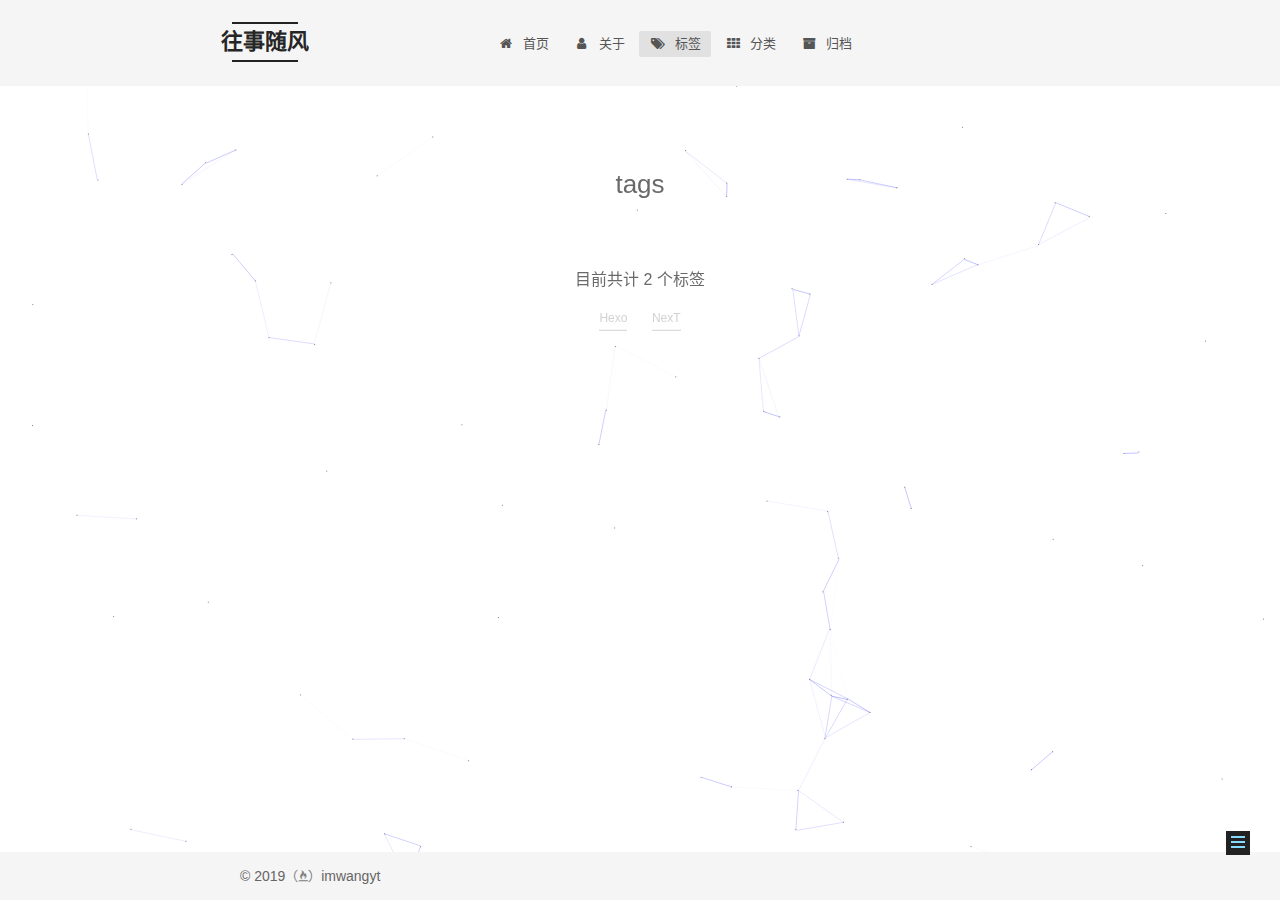
<file: tags/index.html>
<!DOCTYPE html>












  


<html class="theme-next mist use-motion" lang="zh-CN">
<head><meta name="generator" content="Hexo 3.9.0">
  <meta charset="UTF-8">
<meta http-equiv="X-UA-Compatible" content="IE=edge">
<meta name="viewport" content="width=device-width, initial-scale=1, maximum-scale=2">
<meta name="theme-color" content="#222">






















<link rel="stylesheet" href="/lib/font-awesome/css/font-awesome.min.css?v=4.7.0">

<link rel="stylesheet" href="/css/main.css?v=7.1.2">


  <link rel="apple-touch-icon" sizes="180x180" href="/images/apple-touch-icon-next.png?v=7.1.2">


  <link rel="icon" type="image/png" sizes="32x32" href="/images/favicon-32x32-next.png?v=7.1.2">


  <link rel="icon" type="image/png" sizes="16x16" href="/images/favicon-16x16-next.png?v=7.1.2">


  <link rel="mask-icon" href="/images/logo.svg?v=7.1.2" color="#222">







<script id="hexo.configurations">
  var NexT = window.NexT || {};
  var CONFIG = {
    root: '/',
    scheme: 'Mist',
    version: '7.1.2',
    sidebar: {"position":"left","display":"post","offset":12,"onmobile":false,"dimmer":false},
    back2top: true,
    back2top_sidebar: false,
    fancybox: false,
    fastclick: false,
    lazyload: false,
    tabs: true,
    motion: {"enable":true,"async":true,"transition":{"post_block":"fadeIn","post_header":"slideDownIn","post_body":"slideDownIn","coll_header":"slideLeftIn","sidebar":"slideUpIn"}},
    algolia: {
      applicationID: '',
      apiKey: '',
      indexName: '',
      hits: {"per_page":10},
      labels: {"input_placeholder":"Search for Posts","hits_empty":"We didn't find any results for the search: ${query}","hits_stats":"${hits} results found in ${time} ms"}
    }
  };
</script>


  




  <meta name="description" content="往事随风description">
<meta name="keywords" content="往事随风keywords">
<meta property="og:type" content="website">
<meta property="og:title" content="tags">
<meta property="og:url" content="https://imwangyt.github.io/tags/index.html">
<meta property="og:site_name" content="往事随风">
<meta property="og:description" content="往事随风description">
<meta property="og:locale" content="zh-CN">
<meta property="og:updated_time" content="2019-06-21T14:56:01.913Z">
<meta name="twitter:card" content="summary">
<meta name="twitter:title" content="tags">
<meta name="twitter:description" content="往事随风description">





  
  
  <link rel="canonical" href="https://imwangyt.github.io/tags/">



<script id="page.configurations">
  CONFIG.page = {
    sidebar: "",
  };
</script>

  <title>tags | 往事随风</title>
  












  <noscript>
  <style>
  .use-motion .motion-element,
  .use-motion .brand,
  .use-motion .menu-item,
  .sidebar-inner,
  .use-motion .post-block,
  .use-motion .pagination,
  .use-motion .comments,
  .use-motion .post-header,
  .use-motion .post-body,
  .use-motion .collection-title { opacity: initial; }

  .use-motion .logo,
  .use-motion .site-title,
  .use-motion .site-subtitle {
    opacity: initial;
    top: initial;
  }

  .use-motion .logo-line-before i { left: initial; }
  .use-motion .logo-line-after i { right: initial; }
  </style>
</noscript>

</head>

<body itemscope itemtype="http://schema.org/WebPage" lang="zh-CN">

  
  
    
  

  <div class="container sidebar-position-left page-post-detail">
    <div class="headband"></div>

    <header id="header" class="header" itemscope itemtype="http://schema.org/WPHeader">
      <div class="header-inner"><div class="site-brand-wrapper">
  <div class="site-meta">
    

    <div class="custom-logo-site-title">
      <a href="/" class="brand" rel="start">
        <span class="logo-line-before"><i></i></span>
        <span class="site-title">往事随风</span>
        <span class="logo-line-after"><i></i></span>
      </a>
    </div>
    
      
        <p class="site-subtitle">往事随风subtitle</p>
      
    
    
  </div>

  <div class="site-nav-toggle">
    <button aria-label="切换导航栏">
      <span class="btn-bar"></span>
      <span class="btn-bar"></span>
      <span class="btn-bar"></span>
    </button>
  </div>
</div>



<nav class="site-nav">
  
    <ul id="menu" class="menu">
      
        
        
        
          
          <li class="menu-item menu-item-home">

    
    
    
      
    

    

    <a href="/" rel="section"><i class="menu-item-icon fa fa-fw fa-home"></i> <br>首页</a>

  </li>
        
        
        
          
          <li class="menu-item menu-item-about">

    
    
    
      
    

    

    <a href="/about/" rel="section"><i class="menu-item-icon fa fa-fw fa-user"></i> <br>关于</a>

  </li>
        
        
        
          
          <li class="menu-item menu-item-tags menu-item-active">

    
    
    
      
    

    

    <a href="/tags/" rel="section"><i class="menu-item-icon fa fa-fw fa-tags"></i> <br>标签</a>

  </li>
        
        
        
          
          <li class="menu-item menu-item-categories">

    
    
    
      
    

    

    <a href="/categories/" rel="section"><i class="menu-item-icon fa fa-fw fa-th"></i> <br>分类</a>

  </li>
        
        
        
          
          <li class="menu-item menu-item-archives">

    
    
    
      
    

    

    <a href="/archives/" rel="section"><i class="menu-item-icon fa fa-fw fa-archive"></i> <br>归档</a>

  </li>

      
      
    </ul>
  

  
    

    
    
      
      
    
      
      
    
      
      
    
      
      
    
      
      
    
    

  


  

  
</nav>



  



</div>
    </header>

    


    <main id="main" class="main">
      <div class="main-inner">
        <div class="content-wrap">
          
          <div id="content" class="content">
            

  <div id="posts" class="posts-expand">
    
    
    
    <div class="post-block page">
      <header class="post-header">

<h1 class="post-title" itemprop="name headline">tags

</h1>

<div class="post-meta">
  
  



</div>

</header>

      
      
      
      <div class="post-body">
        
        
          <div class="tag-cloud">
            <div class="tag-cloud-title">
              
              
                
                  
                
              
                
                  
                
              
              目前共计 2 个标签
            </div>
            <div class="tag-cloud-tags">
              
                <a href="/tags/Hexo/" style="font-size: 12px; color: #ccc">Hexo</a> <a href="/tags/NexT/" style="font-size: 12px; color: #ccc">NexT</a>
              
            </div>
          </div>
        
      </div>
      
      
      
    </div>
    



    
    
    
  </div>


          </div>
          

  



        </div>
        
          
  
  <div class="sidebar-toggle">
    <div class="sidebar-toggle-line-wrap">
      <span class="sidebar-toggle-line sidebar-toggle-line-first"></span>
      <span class="sidebar-toggle-line sidebar-toggle-line-middle"></span>
      <span class="sidebar-toggle-line sidebar-toggle-line-last"></span>
    </div>
  </div>

  <aside id="sidebar" class="sidebar">
    <div class="sidebar-inner">

      

      

      <div class="site-overview-wrap sidebar-panel sidebar-panel-active">
        <div class="site-overview">
          <div class="site-author motion-element" itemprop="author" itemscope itemtype="http://schema.org/Person">
            
              <p class="site-author-name" itemprop="name">imwangyt</p>
              <div class="site-description motion-element" itemprop="description">往事随风description</div>
          </div>

          
            <nav class="site-state motion-element">
              
                <div class="site-state-item site-state-posts">
                
                  <a href="/archives/">
                
                    <span class="site-state-item-count">1</span>
                    <span class="site-state-item-name">日志</span>
                  </a>
                </div>
              

              
                
                
                <div class="site-state-item site-state-categories">
                  
                    
                      <a href="/categories/">
                    
                  
                    
                    
                      
                    
                    <span class="site-state-item-count">1</span>
                    <span class="site-state-item-name">分类</span>
                  </a>
                </div>
              

              
                
                
                <div class="site-state-item site-state-tags">
                  
                    
                      <a href="/tags/">
                    
                  
                    
                    
                      
                    
                      
                    
                    <span class="site-state-item-count">2</span>
                    <span class="site-state-item-name">标签</span>
                  </a>
                </div>
              
            </nav>
          

          

          

          
            <div class="links-of-author motion-element">
              
                <span class="links-of-author-item">
                  
                  
                    
                  
                  
                    
                  
                  <a href="https://github.com/imwangyt" title="GitHub &rarr; https://github.com/imwangyt" rel="noopener" target="_blank"><i class="fa fa-fw fa-github"></i>GitHub</a>
                </span>
              
                <span class="links-of-author-item">
                  
                  
                    
                  
                  
                    
                  
                  <a href="mailto:imwangyt@gmail.com" title="E-Mail &rarr; mailto:imwangyt@gmail.com" rel="noopener" target="_blank"><i class="fa fa-fw fa-envelope"></i>E-Mail</a>
                </span>
              
            </div>
          

          

          
          

          
            
          
          

        </div>
      </div>

      

      

    </div>
  </aside>
  


        
      </div>
    </main>

    <footer id="footer" class="footer">
      <div class="footer-inner">
        <div class="copyright">&copy; <span itemprop="copyrightYear">2019</span>
  <span class="with-love" id="animate">
    <i class="fa fa-free-code-camp"></i>
  </span>
  <span class="author" itemprop="copyrightHolder">imwangyt</span>

  

  
</div>









        








        
      </div>
    </footer>

    
      <div class="back-to-top">
        <i class="fa fa-arrow-up"></i>
        
      </div>
    

    

    

    
  </div>

  

<script>
  if (Object.prototype.toString.call(window.Promise) !== '[object Function]') {
    window.Promise = null;
  }
</script>














  
    
    
  
  <script color="0,0,255" opacity="0.5" zindex="-1" count="99" src="/lib/canvas-nest/canvas-nest.min.js"></script>













  
  <script src="/lib/jquery/index.js?v=3.4.1"></script>

  
  <script src="/lib/velocity/velocity.min.js?v=1.2.1"></script>

  
  <script src="/lib/velocity/velocity.ui.min.js?v=1.2.1"></script>


  


  <script src="/js/utils.js?v=7.1.2"></script>

  <script src="/js/motion.js?v=7.1.2"></script>



  
  


  <script src="/js/schemes/muse.js?v=7.1.2"></script>




  
  <script src="/js/scrollspy.js?v=7.1.2"></script>
<script src="/js/post-details.js?v=7.1.2"></script>



  


  <script src="/js/next-boot.js?v=7.1.2"></script>


  

  

  

  


  


  




  

  

  

  

  

  

  

  

  

  

  

  

  

  

</body>
</html>
</file>
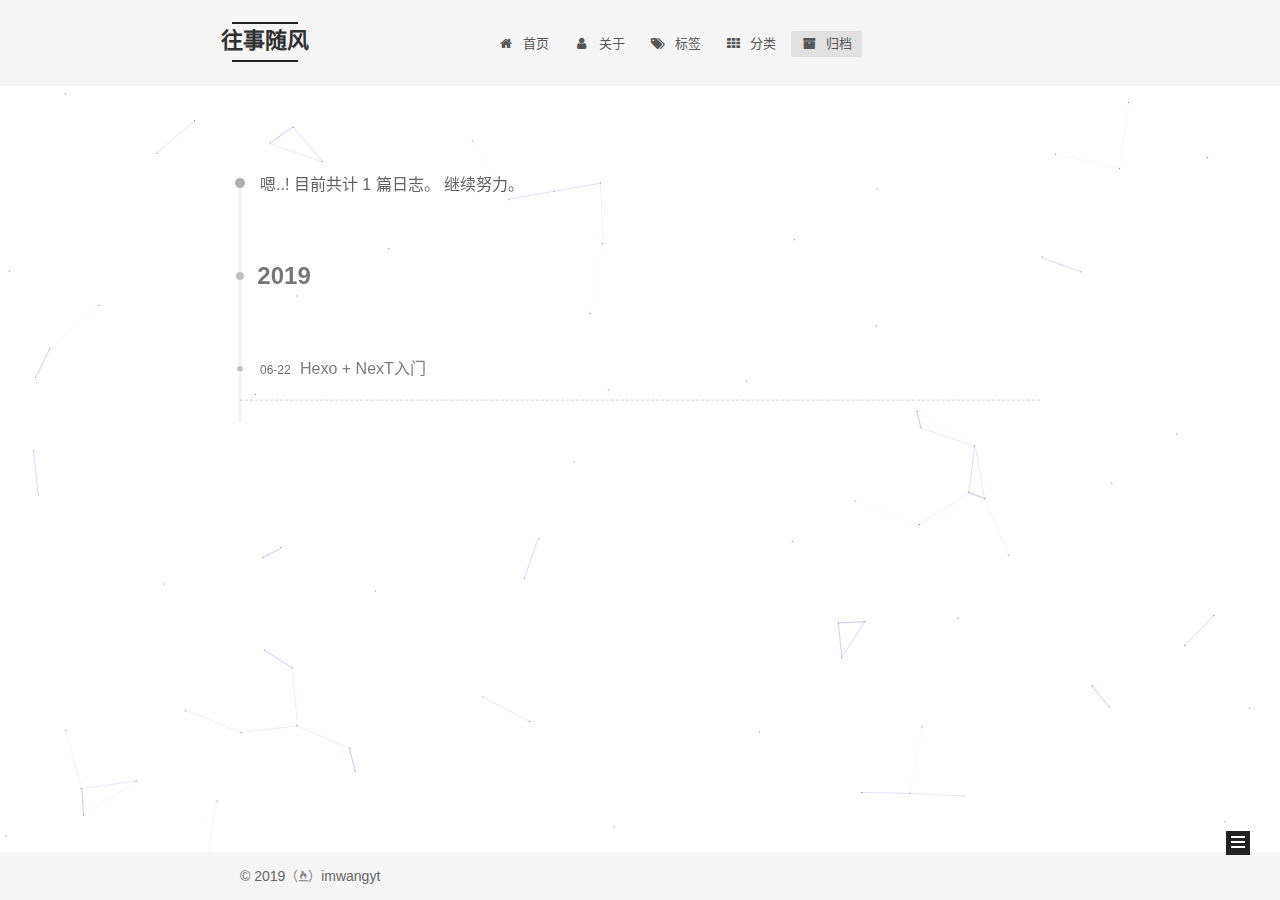
<file: archives/2019/index.html>
<!DOCTYPE html>












  


<html class="theme-next mist use-motion" lang="zh-CN">
<head><meta name="generator" content="Hexo 3.9.0">
  <meta charset="UTF-8">
<meta http-equiv="X-UA-Compatible" content="IE=edge">
<meta name="viewport" content="width=device-width, initial-scale=1, maximum-scale=2">
<meta name="theme-color" content="#222">






















<link rel="stylesheet" href="/lib/font-awesome/css/font-awesome.min.css?v=4.7.0">

<link rel="stylesheet" href="/css/main.css?v=7.1.2">


  <link rel="apple-touch-icon" sizes="180x180" href="/images/apple-touch-icon-next.png?v=7.1.2">


  <link rel="icon" type="image/png" sizes="32x32" href="/images/favicon-32x32-next.png?v=7.1.2">


  <link rel="icon" type="image/png" sizes="16x16" href="/images/favicon-16x16-next.png?v=7.1.2">


  <link rel="mask-icon" href="/images/logo.svg?v=7.1.2" color="#222">







<script id="hexo.configurations">
  var NexT = window.NexT || {};
  var CONFIG = {
    root: '/',
    scheme: 'Mist',
    version: '7.1.2',
    sidebar: {"position":"left","display":"post","offset":12,"onmobile":false,"dimmer":false},
    back2top: true,
    back2top_sidebar: false,
    fancybox: false,
    fastclick: false,
    lazyload: false,
    tabs: true,
    motion: {"enable":true,"async":true,"transition":{"post_block":"fadeIn","post_header":"slideDownIn","post_body":"slideDownIn","coll_header":"slideLeftIn","sidebar":"slideUpIn"}},
    algolia: {
      applicationID: '',
      apiKey: '',
      indexName: '',
      hits: {"per_page":10},
      labels: {"input_placeholder":"Search for Posts","hits_empty":"We didn't find any results for the search: ${query}","hits_stats":"${hits} results found in ${time} ms"}
    }
  };
</script>


  




  <meta name="description" content="往事随风description">
<meta name="keywords" content="往事随风keywords">
<meta property="og:type" content="website">
<meta property="og:title" content="往事随风">
<meta property="og:url" content="https://imwangyt.github.io/archives/2019/index.html">
<meta property="og:site_name" content="往事随风">
<meta property="og:description" content="往事随风description">
<meta property="og:locale" content="zh-CN">
<meta name="twitter:card" content="summary">
<meta name="twitter:title" content="往事随风">
<meta name="twitter:description" content="往事随风description">





  
  
  <link rel="canonical" href="https://imwangyt.github.io/archives/2019/">



<script id="page.configurations">
  CONFIG.page = {
    sidebar: "",
  };
</script>

  <title>归档 | 往事随风</title>
  












  <noscript>
  <style>
  .use-motion .motion-element,
  .use-motion .brand,
  .use-motion .menu-item,
  .sidebar-inner,
  .use-motion .post-block,
  .use-motion .pagination,
  .use-motion .comments,
  .use-motion .post-header,
  .use-motion .post-body,
  .use-motion .collection-title { opacity: initial; }

  .use-motion .logo,
  .use-motion .site-title,
  .use-motion .site-subtitle {
    opacity: initial;
    top: initial;
  }

  .use-motion .logo-line-before i { left: initial; }
  .use-motion .logo-line-after i { right: initial; }
  </style>
</noscript>

</head>

<body itemscope itemtype="http://schema.org/WebPage" lang="zh-CN">

  
  
    
  

  <div class="container sidebar-position-left page-archive">
    <div class="headband"></div>

    <header id="header" class="header" itemscope itemtype="http://schema.org/WPHeader">
      <div class="header-inner"><div class="site-brand-wrapper">
  <div class="site-meta">
    

    <div class="custom-logo-site-title">
      <a href="/" class="brand" rel="start">
        <span class="logo-line-before"><i></i></span>
        <span class="site-title">往事随风</span>
        <span class="logo-line-after"><i></i></span>
      </a>
    </div>
    
      
        <p class="site-subtitle">往事随风subtitle</p>
      
    
    
  </div>

  <div class="site-nav-toggle">
    <button aria-label="切换导航栏">
      <span class="btn-bar"></span>
      <span class="btn-bar"></span>
      <span class="btn-bar"></span>
    </button>
  </div>
</div>



<nav class="site-nav">
  
    <ul id="menu" class="menu">
      
        
        
        
          
          <li class="menu-item menu-item-home">

    
    
    
      
    

    

    <a href="/" rel="section"><i class="menu-item-icon fa fa-fw fa-home"></i> <br>首页</a>

  </li>
        
        
        
          
          <li class="menu-item menu-item-about">

    
    
    
      
    

    

    <a href="/about/" rel="section"><i class="menu-item-icon fa fa-fw fa-user"></i> <br>关于</a>

  </li>
        
        
        
          
          <li class="menu-item menu-item-tags">

    
    
    
      
    

    

    <a href="/tags/" rel="section"><i class="menu-item-icon fa fa-fw fa-tags"></i> <br>标签</a>

  </li>
        
        
        
          
          <li class="menu-item menu-item-categories">

    
    
    
      
    

    

    <a href="/categories/" rel="section"><i class="menu-item-icon fa fa-fw fa-th"></i> <br>分类</a>

  </li>
        
        
        
          
          <li class="menu-item menu-item-archives menu-item-active">

    
    
    
      
    

    

    <a href="/archives/" rel="section"><i class="menu-item-icon fa fa-fw fa-archive"></i> <br>归档</a>

  </li>

      
      
    </ul>
  

  
    

    
    
      
      
    
      
      
    
      
      
    
      
      
    
      
      
    
    

  


  

  
</nav>



  



</div>
    </header>

    


    <main id="main" class="main">
      <div class="main-inner">
        <div class="content-wrap">
          
          <div id="content" class="content">
            

  
  
  
  <div class="post-block archive">
    <div id="posts" class="posts-collapse">
      <span class="archive-move-on"></span>

      
      <span class="archive-page-counter">
        
        
        
          
        
        嗯..! 目前共计 1 篇日志。 继续努力。
      </span>
      

      

        
        
        

        
          
          <div class="collection-title">
            <h1 class="archive-year" id="archive-year-2019">2019</h1>
          </div>
        
        

        

  <article class="post post-type-normal" itemscope itemtype="http://schema.org/Article">
    <header class="post-header">

      <h2 class="post-title">
        
          <a class="post-title-link" href="/2019/06/22/hexo-next-tour/" itemprop="url">
            
              <span itemprop="name">Hexo + NexT入门</span>
            
          </a>
        
      </h2>

      <div class="post-meta">
        <time class="post-time" itemprop="dateCreated" datetime="2019-06-22T12:29:04+08:00" content="2019-06-22">
          06-22
        </time>
      </div>

    </header>
  </article>



      

    </div>
  </div>
  
  
  

  



          </div>
          

        </div>
        
          
  
  <div class="sidebar-toggle">
    <div class="sidebar-toggle-line-wrap">
      <span class="sidebar-toggle-line sidebar-toggle-line-first"></span>
      <span class="sidebar-toggle-line sidebar-toggle-line-middle"></span>
      <span class="sidebar-toggle-line sidebar-toggle-line-last"></span>
    </div>
  </div>

  <aside id="sidebar" class="sidebar">
    <div class="sidebar-inner">

      

      

      <div class="site-overview-wrap sidebar-panel sidebar-panel-active">
        <div class="site-overview">
          <div class="site-author motion-element" itemprop="author" itemscope itemtype="http://schema.org/Person">
            
              <p class="site-author-name" itemprop="name">imwangyt</p>
              <div class="site-description motion-element" itemprop="description">往事随风description</div>
          </div>

          
            <nav class="site-state motion-element">
              
                <div class="site-state-item site-state-posts">
                
                  <a href="/archives/">
                
                    <span class="site-state-item-count">1</span>
                    <span class="site-state-item-name">日志</span>
                  </a>
                </div>
              

              
                
                
                <div class="site-state-item site-state-categories">
                  
                    
                      <a href="/categories/">
                    
                  
                    
                    
                      
                    
                    <span class="site-state-item-count">1</span>
                    <span class="site-state-item-name">分类</span>
                  </a>
                </div>
              

              
                
                
                <div class="site-state-item site-state-tags">
                  
                    
                      <a href="/tags/">
                    
                  
                    
                    
                      
                    
                      
                    
                    <span class="site-state-item-count">2</span>
                    <span class="site-state-item-name">标签</span>
                  </a>
                </div>
              
            </nav>
          

          

          

          
            <div class="links-of-author motion-element">
              
                <span class="links-of-author-item">
                  
                  
                    
                  
                  
                    
                  
                  <a href="https://github.com/imwangyt" title="GitHub &rarr; https://github.com/imwangyt" rel="noopener" target="_blank"><i class="fa fa-fw fa-github"></i>GitHub</a>
                </span>
              
                <span class="links-of-author-item">
                  
                  
                    
                  
                  
                    
                  
                  <a href="mailto:imwangyt@gmail.com" title="E-Mail &rarr; mailto:imwangyt@gmail.com" rel="noopener" target="_blank"><i class="fa fa-fw fa-envelope"></i>E-Mail</a>
                </span>
              
            </div>
          

          

          
          

          
            
          
          

        </div>
      </div>

      

      

    </div>
  </aside>
  


        
      </div>
    </main>

    <footer id="footer" class="footer">
      <div class="footer-inner">
        <div class="copyright">&copy; <span itemprop="copyrightYear">2019</span>
  <span class="with-love" id="animate">
    <i class="fa fa-free-code-camp"></i>
  </span>
  <span class="author" itemprop="copyrightHolder">imwangyt</span>

  

  
</div>









        








        
      </div>
    </footer>

    
      <div class="back-to-top">
        <i class="fa fa-arrow-up"></i>
        
      </div>
    

    

    

    
  </div>

  

<script>
  if (Object.prototype.toString.call(window.Promise) !== '[object Function]') {
    window.Promise = null;
  }
</script>














  
    
    
  
  <script color="0,0,255" opacity="0.5" zindex="-1" count="99" src="/lib/canvas-nest/canvas-nest.min.js"></script>













  
  <script src="/lib/jquery/index.js?v=3.4.1"></script>

  
  <script src="/lib/velocity/velocity.min.js?v=1.2.1"></script>

  
  <script src="/lib/velocity/velocity.ui.min.js?v=1.2.1"></script>


  


  <script src="/js/utils.js?v=7.1.2"></script>

  <script src="/js/motion.js?v=7.1.2"></script>



  
  


  <script src="/js/schemes/muse.js?v=7.1.2"></script>




  

  


  <script src="/js/next-boot.js?v=7.1.2"></script>


  

  

  

  



  




  

  

  

  

  

  

  

  

  

  

  

  

  

  

</body>
</html>
</file>
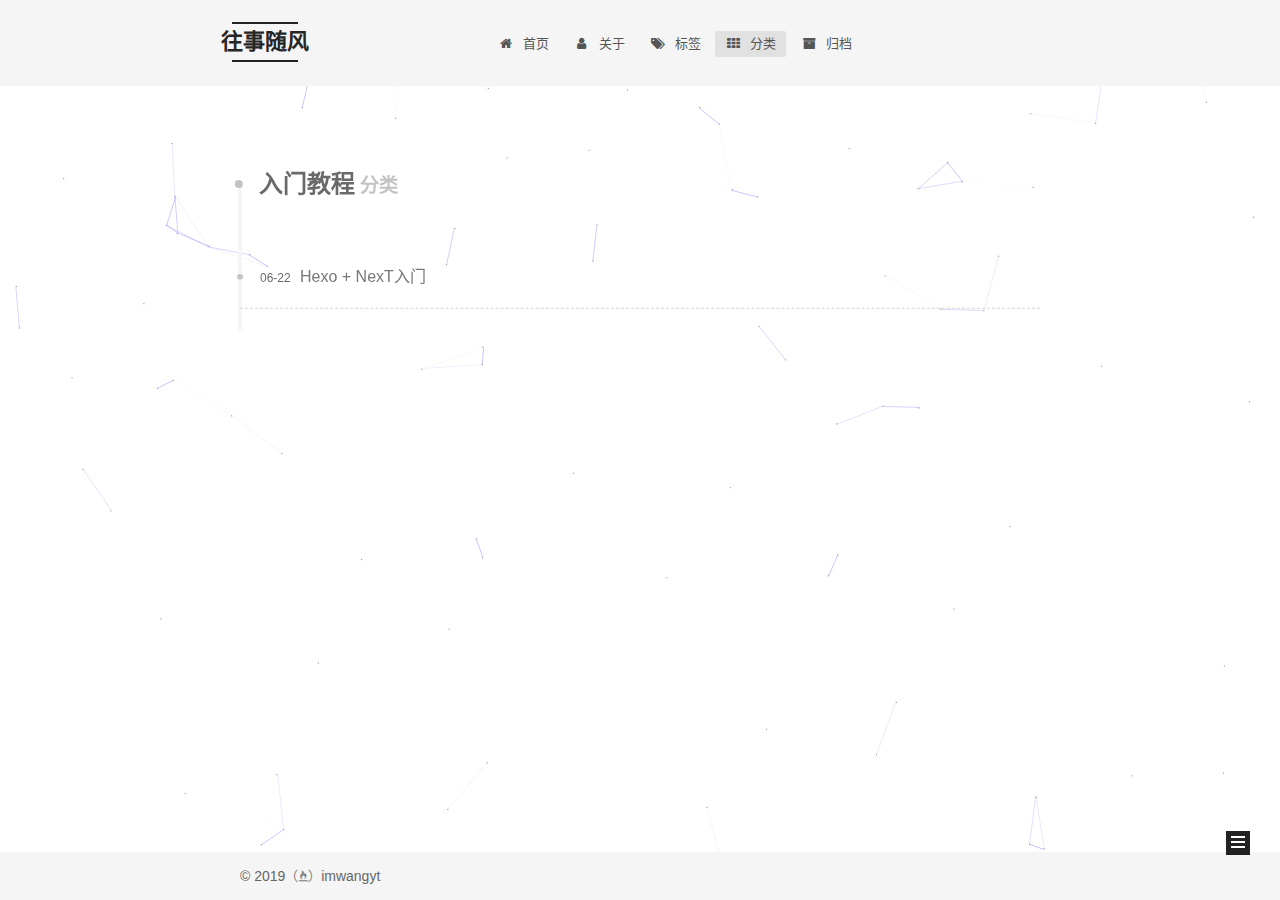
<file: categories/入门教程/index.html>
<!DOCTYPE html>












  


<html class="theme-next mist use-motion" lang="zh-CN">
<head><meta name="generator" content="Hexo 3.9.0">
  <meta charset="UTF-8">
<meta http-equiv="X-UA-Compatible" content="IE=edge">
<meta name="viewport" content="width=device-width, initial-scale=1, maximum-scale=2">
<meta name="theme-color" content="#222">






















<link rel="stylesheet" href="/lib/font-awesome/css/font-awesome.min.css?v=4.7.0">

<link rel="stylesheet" href="/css/main.css?v=7.1.2">


  <link rel="apple-touch-icon" sizes="180x180" href="/images/apple-touch-icon-next.png?v=7.1.2">


  <link rel="icon" type="image/png" sizes="32x32" href="/images/favicon-32x32-next.png?v=7.1.2">


  <link rel="icon" type="image/png" sizes="16x16" href="/images/favicon-16x16-next.png?v=7.1.2">


  <link rel="mask-icon" href="/images/logo.svg?v=7.1.2" color="#222">







<script id="hexo.configurations">
  var NexT = window.NexT || {};
  var CONFIG = {
    root: '/',
    scheme: 'Mist',
    version: '7.1.2',
    sidebar: {"position":"left","display":"post","offset":12,"onmobile":false,"dimmer":false},
    back2top: true,
    back2top_sidebar: false,
    fancybox: false,
    fastclick: false,
    lazyload: false,
    tabs: true,
    motion: {"enable":true,"async":true,"transition":{"post_block":"fadeIn","post_header":"slideDownIn","post_body":"slideDownIn","coll_header":"slideLeftIn","sidebar":"slideUpIn"}},
    algolia: {
      applicationID: '',
      apiKey: '',
      indexName: '',
      hits: {"per_page":10},
      labels: {"input_placeholder":"Search for Posts","hits_empty":"We didn't find any results for the search: ${query}","hits_stats":"${hits} results found in ${time} ms"}
    }
  };
</script>


  




  <meta name="description" content="往事随风description">
<meta name="keywords" content="往事随风keywords">
<meta property="og:type" content="website">
<meta property="og:title" content="往事随风">
<meta property="og:url" content="https://imwangyt.github.io/categories/入门教程/index.html">
<meta property="og:site_name" content="往事随风">
<meta property="og:description" content="往事随风description">
<meta property="og:locale" content="zh-CN">
<meta name="twitter:card" content="summary">
<meta name="twitter:title" content="往事随风">
<meta name="twitter:description" content="往事随风description">





  
  
  <link rel="canonical" href="https://imwangyt.github.io/categories/入门教程/">



<script id="page.configurations">
  CONFIG.page = {
    sidebar: "",
  };
</script>

  <title>分类: 入门教程 | 往事随风</title>
  












  <noscript>
  <style>
  .use-motion .motion-element,
  .use-motion .brand,
  .use-motion .menu-item,
  .sidebar-inner,
  .use-motion .post-block,
  .use-motion .pagination,
  .use-motion .comments,
  .use-motion .post-header,
  .use-motion .post-body,
  .use-motion .collection-title { opacity: initial; }

  .use-motion .logo,
  .use-motion .site-title,
  .use-motion .site-subtitle {
    opacity: initial;
    top: initial;
  }

  .use-motion .logo-line-before i { left: initial; }
  .use-motion .logo-line-after i { right: initial; }
  </style>
</noscript>

</head>

<body itemscope itemtype="http://schema.org/WebPage" lang="zh-CN">

  
  
    
  

  <div class="container sidebar-position-left ">
    <div class="headband"></div>

    <header id="header" class="header" itemscope itemtype="http://schema.org/WPHeader">
      <div class="header-inner"><div class="site-brand-wrapper">
  <div class="site-meta">
    

    <div class="custom-logo-site-title">
      <a href="/" class="brand" rel="start">
        <span class="logo-line-before"><i></i></span>
        <span class="site-title">往事随风</span>
        <span class="logo-line-after"><i></i></span>
      </a>
    </div>
    
      
        <p class="site-subtitle">往事随风subtitle</p>
      
    
    
  </div>

  <div class="site-nav-toggle">
    <button aria-label="切换导航栏">
      <span class="btn-bar"></span>
      <span class="btn-bar"></span>
      <span class="btn-bar"></span>
    </button>
  </div>
</div>



<nav class="site-nav">
  
    <ul id="menu" class="menu">
      
        
        
        
          
          <li class="menu-item menu-item-home">

    
    
    
      
    

    

    <a href="/" rel="section"><i class="menu-item-icon fa fa-fw fa-home"></i> <br>首页</a>

  </li>
        
        
        
          
          <li class="menu-item menu-item-about">

    
    
    
      
    

    

    <a href="/about/" rel="section"><i class="menu-item-icon fa fa-fw fa-user"></i> <br>关于</a>

  </li>
        
        
        
          
          <li class="menu-item menu-item-tags">

    
    
    
      
    

    

    <a href="/tags/" rel="section"><i class="menu-item-icon fa fa-fw fa-tags"></i> <br>标签</a>

  </li>
        
        
        
          
          <li class="menu-item menu-item-categories menu-item-active">

    
    
    
      
    

    

    <a href="/categories/" rel="section"><i class="menu-item-icon fa fa-fw fa-th"></i> <br>分类</a>

  </li>
        
        
        
          
          <li class="menu-item menu-item-archives">

    
    
    
      
    

    

    <a href="/archives/" rel="section"><i class="menu-item-icon fa fa-fw fa-archive"></i> <br>归档</a>

  </li>

      
      
    </ul>
  

  
    

    
    
      
      
    
      
      
    
      
      
    
      
      
    
      
      
    
    

  


  

  
</nav>



  



</div>
    </header>

    


    <main id="main" class="main">
      <div class="main-inner">
        <div class="content-wrap">
          
          <div id="content" class="content">
            

  
  
  
  <div class="post-block category">

    <div id="posts" class="posts-collapse">
      <div class="collection-title">
        <h1>入门教程<small>分类</small>
        </h1>
      </div>

      
        

  <article class="post post-type-normal" itemscope itemtype="http://schema.org/Article">
    <header class="post-header">

      <h2 class="post-title">
        
          <a class="post-title-link" href="/2019/06/22/hexo-next-tour/" itemprop="url">
            
              <span itemprop="name">Hexo + NexT入门</span>
            
          </a>
        
      </h2>

      <div class="post-meta">
        <time class="post-time" itemprop="dateCreated" datetime="2019-06-22T12:29:04+08:00" content="2019-06-22">
          06-22
        </time>
      </div>

    </header>
  </article>


      
    </div>

  </div>
  
  
  

  



          </div>
          

        </div>
        
          
  
  <div class="sidebar-toggle">
    <div class="sidebar-toggle-line-wrap">
      <span class="sidebar-toggle-line sidebar-toggle-line-first"></span>
      <span class="sidebar-toggle-line sidebar-toggle-line-middle"></span>
      <span class="sidebar-toggle-line sidebar-toggle-line-last"></span>
    </div>
  </div>

  <aside id="sidebar" class="sidebar">
    <div class="sidebar-inner">

      

      

      <div class="site-overview-wrap sidebar-panel sidebar-panel-active">
        <div class="site-overview">
          <div class="site-author motion-element" itemprop="author" itemscope itemtype="http://schema.org/Person">
            
              <p class="site-author-name" itemprop="name">imwangyt</p>
              <div class="site-description motion-element" itemprop="description">往事随风description</div>
          </div>

          
            <nav class="site-state motion-element">
              
                <div class="site-state-item site-state-posts">
                
                  <a href="/archives/">
                
                    <span class="site-state-item-count">1</span>
                    <span class="site-state-item-name">日志</span>
                  </a>
                </div>
              

              
                
                
                <div class="site-state-item site-state-categories">
                  
                    
                      <a href="/categories/">
                    
                  
                    
                    
                      
                    
                    <span class="site-state-item-count">1</span>
                    <span class="site-state-item-name">分类</span>
                  </a>
                </div>
              

              
                
                
                <div class="site-state-item site-state-tags">
                  
                    
                      <a href="/tags/">
                    
                  
                    
                    
                      
                    
                      
                    
                    <span class="site-state-item-count">2</span>
                    <span class="site-state-item-name">标签</span>
                  </a>
                </div>
              
            </nav>
          

          

          

          
            <div class="links-of-author motion-element">
              
                <span class="links-of-author-item">
                  
                  
                    
                  
                  
                    
                  
                  <a href="https://github.com/imwangyt" title="GitHub &rarr; https://github.com/imwangyt" rel="noopener" target="_blank"><i class="fa fa-fw fa-github"></i>GitHub</a>
                </span>
              
                <span class="links-of-author-item">
                  
                  
                    
                  
                  
                    
                  
                  <a href="mailto:imwangyt@gmail.com" title="E-Mail &rarr; mailto:imwangyt@gmail.com" rel="noopener" target="_blank"><i class="fa fa-fw fa-envelope"></i>E-Mail</a>
                </span>
              
            </div>
          

          

          
          

          
            
          
          

        </div>
      </div>

      

      

    </div>
  </aside>
  


        
      </div>
    </main>

    <footer id="footer" class="footer">
      <div class="footer-inner">
        <div class="copyright">&copy; <span itemprop="copyrightYear">2019</span>
  <span class="with-love" id="animate">
    <i class="fa fa-free-code-camp"></i>
  </span>
  <span class="author" itemprop="copyrightHolder">imwangyt</span>

  

  
</div>









        








        
      </div>
    </footer>

    
      <div class="back-to-top">
        <i class="fa fa-arrow-up"></i>
        
      </div>
    

    

    

    
  </div>

  

<script>
  if (Object.prototype.toString.call(window.Promise) !== '[object Function]') {
    window.Promise = null;
  }
</script>














  
    
    
  
  <script color="0,0,255" opacity="0.5" zindex="-1" count="99" src="/lib/canvas-nest/canvas-nest.min.js"></script>













  
  <script src="/lib/jquery/index.js?v=3.4.1"></script>

  
  <script src="/lib/velocity/velocity.min.js?v=1.2.1"></script>

  
  <script src="/lib/velocity/velocity.ui.min.js?v=1.2.1"></script>


  


  <script src="/js/utils.js?v=7.1.2"></script>

  <script src="/js/motion.js?v=7.1.2"></script>



  
  


  <script src="/js/schemes/muse.js?v=7.1.2"></script>




  

  


  <script src="/js/next-boot.js?v=7.1.2"></script>


  

  

  

  



  




  

  

  

  

  

  

  

  

  

  

  

  

  

  

</body>
</html>
</file>
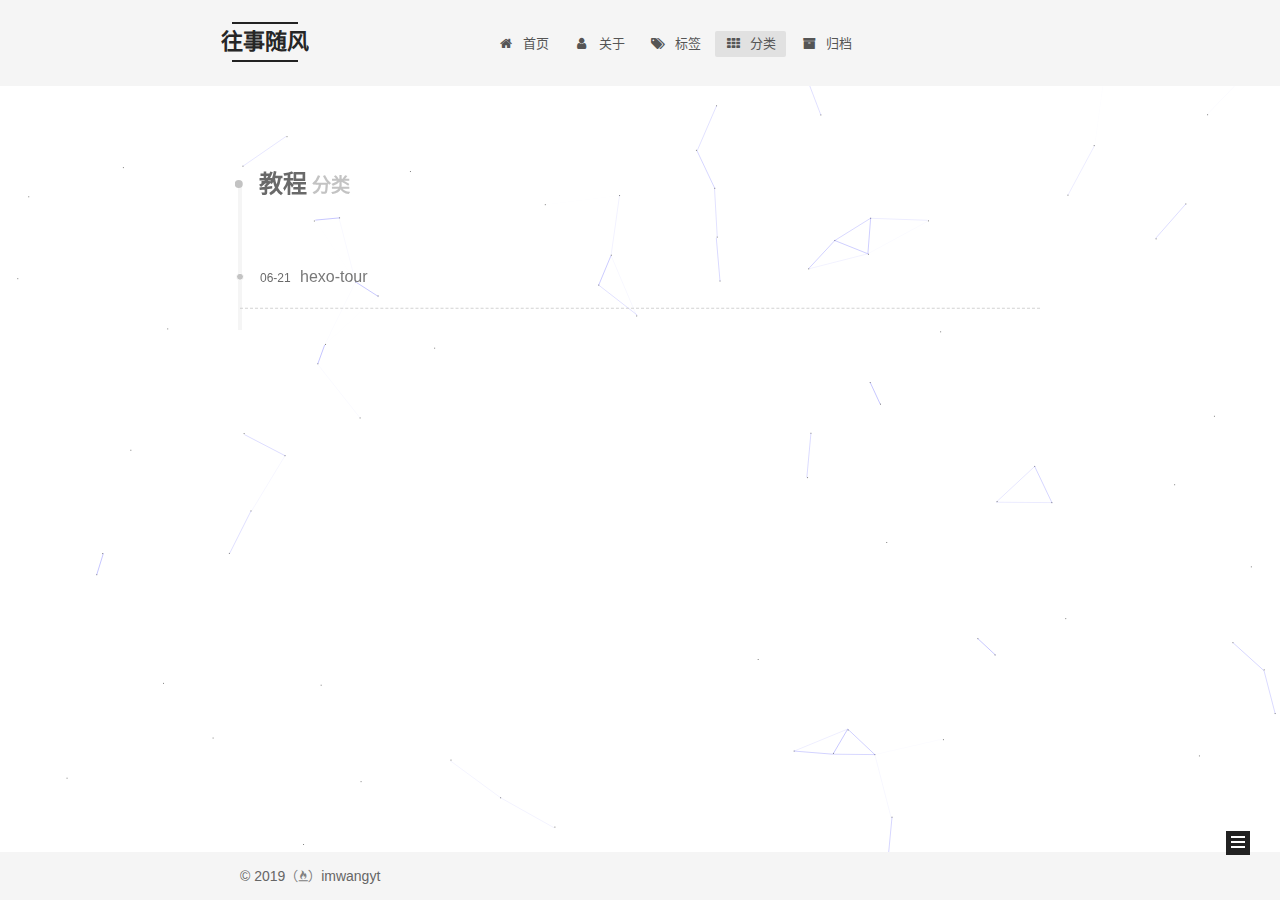
<file: categories/教程/index.html>
<!DOCTYPE html>












  


<html class="theme-next mist use-motion" lang="zh-CN">
<head><meta name="generator" content="Hexo 3.9.0">
  <meta charset="UTF-8">
<meta http-equiv="X-UA-Compatible" content="IE=edge">
<meta name="viewport" content="width=device-width, initial-scale=1, maximum-scale=2">
<meta name="theme-color" content="#222">






















<link rel="stylesheet" href="/lib/font-awesome/css/font-awesome.min.css?v=4.7.0">

<link rel="stylesheet" href="/css/main.css?v=7.1.2">


  <link rel="apple-touch-icon" sizes="180x180" href="/images/apple-touch-icon-next.png?v=7.1.2">


  <link rel="icon" type="image/png" sizes="32x32" href="/images/favicon-32x32-next.png?v=7.1.2">


  <link rel="icon" type="image/png" sizes="16x16" href="/images/favicon-16x16-next.png?v=7.1.2">


  <link rel="mask-icon" href="/images/logo.svg?v=7.1.2" color="#222">







<script id="hexo.configurations">
  var NexT = window.NexT || {};
  var CONFIG = {
    root: '/',
    scheme: 'Mist',
    version: '7.1.2',
    sidebar: {"position":"left","display":"post","offset":12,"onmobile":false,"dimmer":false},
    back2top: true,
    back2top_sidebar: false,
    fancybox: false,
    fastclick: false,
    lazyload: false,
    tabs: true,
    motion: {"enable":true,"async":true,"transition":{"post_block":"fadeIn","post_header":"slideDownIn","post_body":"slideDownIn","coll_header":"slideLeftIn","sidebar":"slideUpIn"}},
    algolia: {
      applicationID: '',
      apiKey: '',
      indexName: '',
      hits: {"per_page":10},
      labels: {"input_placeholder":"Search for Posts","hits_empty":"We didn't find any results for the search: ${query}","hits_stats":"${hits} results found in ${time} ms"}
    }
  };
</script>


  




  <meta name="description" content="往事随风description">
<meta name="keywords" content="往事随风keywords">
<meta property="og:type" content="website">
<meta property="og:title" content="往事随风">
<meta property="og:url" content="https://imwangyt.github.io/categories/教程/index.html">
<meta property="og:site_name" content="往事随风">
<meta property="og:description" content="往事随风description">
<meta property="og:locale" content="zh-CN">
<meta name="twitter:card" content="summary">
<meta name="twitter:title" content="往事随风">
<meta name="twitter:description" content="往事随风description">





  
  
  <link rel="canonical" href="https://imwangyt.github.io/categories/教程/">



<script id="page.configurations">
  CONFIG.page = {
    sidebar: "",
  };
</script>

  <title>分类: 教程 | 往事随风</title>
  












  <noscript>
  <style>
  .use-motion .motion-element,
  .use-motion .brand,
  .use-motion .menu-item,
  .sidebar-inner,
  .use-motion .post-block,
  .use-motion .pagination,
  .use-motion .comments,
  .use-motion .post-header,
  .use-motion .post-body,
  .use-motion .collection-title { opacity: initial; }

  .use-motion .logo,
  .use-motion .site-title,
  .use-motion .site-subtitle {
    opacity: initial;
    top: initial;
  }

  .use-motion .logo-line-before i { left: initial; }
  .use-motion .logo-line-after i { right: initial; }
  </style>
</noscript>

</head>

<body itemscope itemtype="http://schema.org/WebPage" lang="zh-CN">

  
  
    
  

  <div class="container sidebar-position-left ">
    <div class="headband"></div>

    <header id="header" class="header" itemscope itemtype="http://schema.org/WPHeader">
      <div class="header-inner"><div class="site-brand-wrapper">
  <div class="site-meta">
    

    <div class="custom-logo-site-title">
      <a href="/" class="brand" rel="start">
        <span class="logo-line-before"><i></i></span>
        <span class="site-title">往事随风</span>
        <span class="logo-line-after"><i></i></span>
      </a>
    </div>
    
      
        <p class="site-subtitle">往事随风subtitle</p>
      
    
    
  </div>

  <div class="site-nav-toggle">
    <button aria-label="切换导航栏">
      <span class="btn-bar"></span>
      <span class="btn-bar"></span>
      <span class="btn-bar"></span>
    </button>
  </div>
</div>



<nav class="site-nav">
  
    <ul id="menu" class="menu">
      
        
        
        
          
          <li class="menu-item menu-item-home">

    
    
    
      
    

    

    <a href="/" rel="section"><i class="menu-item-icon fa fa-fw fa-home"></i> <br>首页</a>

  </li>
        
        
        
          
          <li class="menu-item menu-item-about">

    
    
    
      
    

    

    <a href="/about/" rel="section"><i class="menu-item-icon fa fa-fw fa-user"></i> <br>关于</a>

  </li>
        
        
        
          
          <li class="menu-item menu-item-tags">

    
    
    
      
    

    

    <a href="/tags/" rel="section"><i class="menu-item-icon fa fa-fw fa-tags"></i> <br>标签</a>

  </li>
        
        
        
          
          <li class="menu-item menu-item-categories menu-item-active">

    
    
    
      
    

    

    <a href="/categories/" rel="section"><i class="menu-item-icon fa fa-fw fa-th"></i> <br>分类</a>

  </li>
        
        
        
          
          <li class="menu-item menu-item-archives">

    
    
    
      
    

    

    <a href="/archives/" rel="section"><i class="menu-item-icon fa fa-fw fa-archive"></i> <br>归档</a>

  </li>

      
      
    </ul>
  

  
    

    
    
      
      
    
      
      
    
      
      
    
      
      
    
      
      
    
    

  


  

  
</nav>



  



</div>
    </header>

    


    <main id="main" class="main">
      <div class="main-inner">
        <div class="content-wrap">
          
          <div id="content" class="content">
            

  
  
  
  <div class="post-block category">

    <div id="posts" class="posts-collapse">
      <div class="collection-title">
        <h1>教程<small>分类</small>
        </h1>
      </div>

      
        

  <article class="post post-type-normal" itemscope itemtype="http://schema.org/Article">
    <header class="post-header">

      <h2 class="post-title">
        
          <a class="post-title-link" href="/2019/06/21/hexo-tour/" itemprop="url">
            
              <span itemprop="name">hexo-tour</span>
            
          </a>
        
      </h2>

      <div class="post-meta">
        <time class="post-time" itemprop="dateCreated" datetime="2019-06-21T22:34:00+08:00" content="2019-06-21">
          06-21
        </time>
      </div>

    </header>
  </article>


      
    </div>

  </div>
  
  
  

  



          </div>
          

        </div>
        
          
  
  <div class="sidebar-toggle">
    <div class="sidebar-toggle-line-wrap">
      <span class="sidebar-toggle-line sidebar-toggle-line-first"></span>
      <span class="sidebar-toggle-line sidebar-toggle-line-middle"></span>
      <span class="sidebar-toggle-line sidebar-toggle-line-last"></span>
    </div>
  </div>

  <aside id="sidebar" class="sidebar">
    <div class="sidebar-inner">

      

      

      <div class="site-overview-wrap sidebar-panel sidebar-panel-active">
        <div class="site-overview">
          <div class="site-author motion-element" itemprop="author" itemscope itemtype="http://schema.org/Person">
            
              <p class="site-author-name" itemprop="name">imwangyt</p>
              <div class="site-description motion-element" itemprop="description">往事随风description</div>
          </div>

          
            <nav class="site-state motion-element">
              
                <div class="site-state-item site-state-posts">
                
                  <a href="/archives/">
                
                    <span class="site-state-item-count">1</span>
                    <span class="site-state-item-name">日志</span>
                  </a>
                </div>
              

              
                
                
                <div class="site-state-item site-state-categories">
                  
                    
                      <a href="/categories/">
                    
                  
                    
                    
                      
                    
                    <span class="site-state-item-count">1</span>
                    <span class="site-state-item-name">分类</span>
                  </a>
                </div>
              

              
                
                
                <div class="site-state-item site-state-tags">
                  
                    
                      <a href="/tags/">
                    
                  
                    
                    
                      
                    
                    <span class="site-state-item-count">1</span>
                    <span class="site-state-item-name">标签</span>
                  </a>
                </div>
              
            </nav>
          

          

          

          
            <div class="links-of-author motion-element">
              
                <span class="links-of-author-item">
                  
                  
                    
                  
                  
                    
                  
                  <a href="https://github.com/imwangyt" title="GitHub &rarr; https://github.com/imwangyt" rel="noopener" target="_blank"><i class="fa fa-fw fa-github"></i>GitHub</a>
                </span>
              
                <span class="links-of-author-item">
                  
                  
                    
                  
                  
                    
                  
                  <a href="mailto:imwangyt@gmail.com" title="E-Mail &rarr; mailto:imwangyt@gmail.com" rel="noopener" target="_blank"><i class="fa fa-fw fa-envelope"></i>E-Mail</a>
                </span>
              
            </div>
          

          

          
          

          
            
          
          

        </div>
      </div>

      

      

    </div>
  </aside>
  


        
      </div>
    </main>

    <footer id="footer" class="footer">
      <div class="footer-inner">
        <div class="copyright">&copy; <span itemprop="copyrightYear">2019</span>
  <span class="with-love" id="animate">
    <i class="fa fa-free-code-camp"></i>
  </span>
  <span class="author" itemprop="copyrightHolder">imwangyt</span>

  

  
</div>









        








        
      </div>
    </footer>

    
      <div class="back-to-top">
        <i class="fa fa-arrow-up"></i>
        
      </div>
    

    

    

    
  </div>

  

<script>
  if (Object.prototype.toString.call(window.Promise) !== '[object Function]') {
    window.Promise = null;
  }
</script>














  
    
    
  
  <script color="0,0,255" opacity="0.5" zindex="-1" count="99" src="/lib/canvas-nest/canvas-nest.min.js"></script>













  
  <script src="/lib/jquery/index.js?v=3.4.1"></script>

  
  <script src="/lib/velocity/velocity.min.js?v=1.2.1"></script>

  
  <script src="/lib/velocity/velocity.ui.min.js?v=1.2.1"></script>


  


  <script src="/js/utils.js?v=7.1.2"></script>

  <script src="/js/motion.js?v=7.1.2"></script>



  
  


  <script src="/js/schemes/muse.js?v=7.1.2"></script>




  

  


  <script src="/js/next-boot.js?v=7.1.2"></script>


  

  

  

  



  




  

  

  

  

  

  

  

  

  

  

  

  

  

  

</body>
</html>
</file>
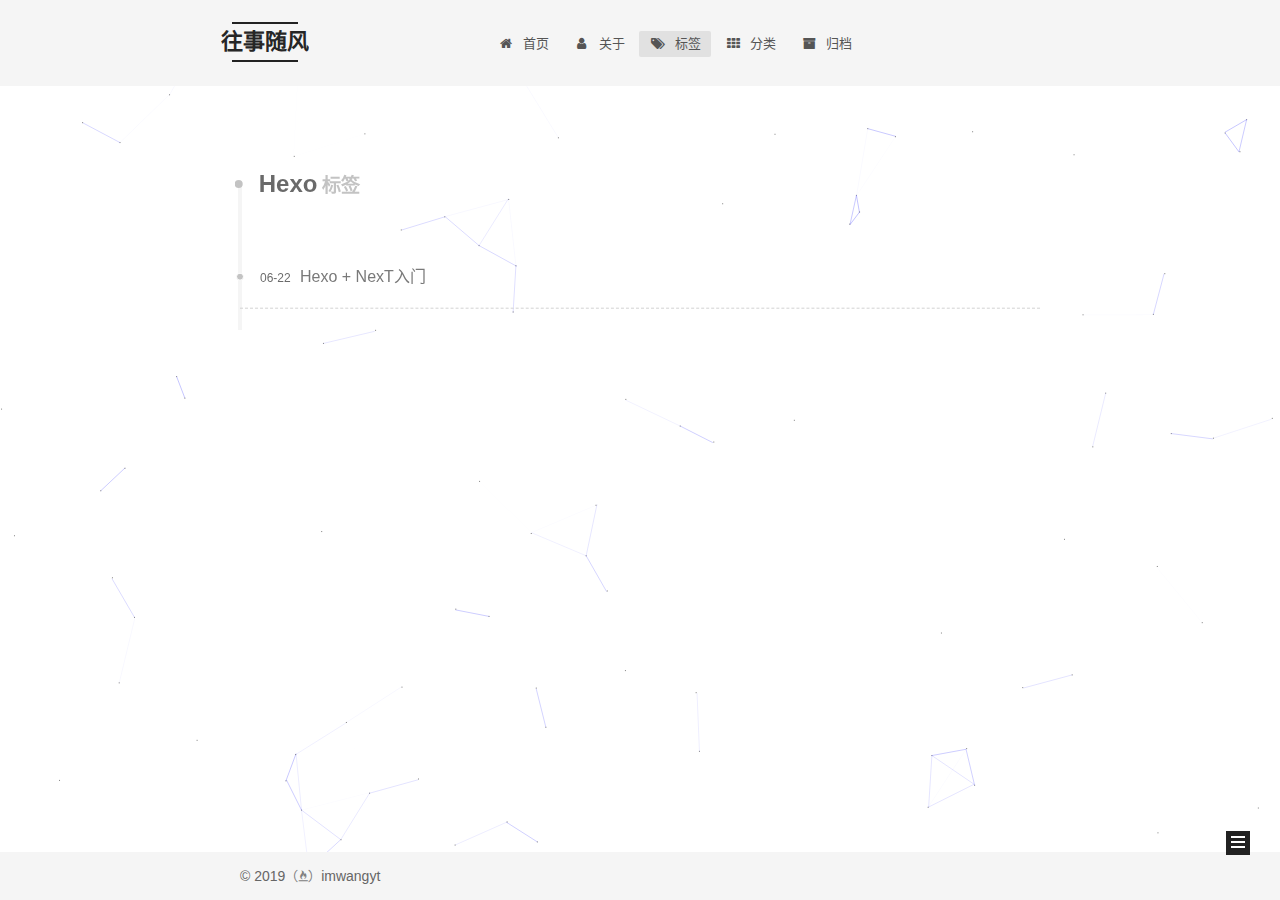
<file: tags/Hexo/index.html>
<!DOCTYPE html>












  


<html class="theme-next mist use-motion" lang="zh-CN">
<head><meta name="generator" content="Hexo 3.9.0">
  <meta charset="UTF-8">
<meta http-equiv="X-UA-Compatible" content="IE=edge">
<meta name="viewport" content="width=device-width, initial-scale=1, maximum-scale=2">
<meta name="theme-color" content="#222">






















<link rel="stylesheet" href="/lib/font-awesome/css/font-awesome.min.css?v=4.7.0">

<link rel="stylesheet" href="/css/main.css?v=7.1.2">


  <link rel="apple-touch-icon" sizes="180x180" href="/images/apple-touch-icon-next.png?v=7.1.2">


  <link rel="icon" type="image/png" sizes="32x32" href="/images/favicon-32x32-next.png?v=7.1.2">


  <link rel="icon" type="image/png" sizes="16x16" href="/images/favicon-16x16-next.png?v=7.1.2">


  <link rel="mask-icon" href="/images/logo.svg?v=7.1.2" color="#222">







<script id="hexo.configurations">
  var NexT = window.NexT || {};
  var CONFIG = {
    root: '/',
    scheme: 'Mist',
    version: '7.1.2',
    sidebar: {"position":"left","display":"post","offset":12,"onmobile":false,"dimmer":false},
    back2top: true,
    back2top_sidebar: false,
    fancybox: false,
    fastclick: false,
    lazyload: false,
    tabs: true,
    motion: {"enable":true,"async":true,"transition":{"post_block":"fadeIn","post_header":"slideDownIn","post_body":"slideDownIn","coll_header":"slideLeftIn","sidebar":"slideUpIn"}},
    algolia: {
      applicationID: '',
      apiKey: '',
      indexName: '',
      hits: {"per_page":10},
      labels: {"input_placeholder":"Search for Posts","hits_empty":"We didn't find any results for the search: ${query}","hits_stats":"${hits} results found in ${time} ms"}
    }
  };
</script>


  




  <meta name="description" content="往事随风description">
<meta name="keywords" content="往事随风keywords">
<meta property="og:type" content="website">
<meta property="og:title" content="往事随风">
<meta property="og:url" content="https://imwangyt.github.io/tags/Hexo/index.html">
<meta property="og:site_name" content="往事随风">
<meta property="og:description" content="往事随风description">
<meta property="og:locale" content="zh-CN">
<meta name="twitter:card" content="summary">
<meta name="twitter:title" content="往事随风">
<meta name="twitter:description" content="往事随风description">





  
  
  <link rel="canonical" href="https://imwangyt.github.io/tags/Hexo/">



<script id="page.configurations">
  CONFIG.page = {
    sidebar: "",
  };
</script>

  <title>标签: Hexo | 往事随风</title>
  












  <noscript>
  <style>
  .use-motion .motion-element,
  .use-motion .brand,
  .use-motion .menu-item,
  .sidebar-inner,
  .use-motion .post-block,
  .use-motion .pagination,
  .use-motion .comments,
  .use-motion .post-header,
  .use-motion .post-body,
  .use-motion .collection-title { opacity: initial; }

  .use-motion .logo,
  .use-motion .site-title,
  .use-motion .site-subtitle {
    opacity: initial;
    top: initial;
  }

  .use-motion .logo-line-before i { left: initial; }
  .use-motion .logo-line-after i { right: initial; }
  </style>
</noscript>

</head>

<body itemscope itemtype="http://schema.org/WebPage" lang="zh-CN">

  
  
    
  

  <div class="container sidebar-position-left ">
    <div class="headband"></div>

    <header id="header" class="header" itemscope itemtype="http://schema.org/WPHeader">
      <div class="header-inner"><div class="site-brand-wrapper">
  <div class="site-meta">
    

    <div class="custom-logo-site-title">
      <a href="/" class="brand" rel="start">
        <span class="logo-line-before"><i></i></span>
        <span class="site-title">往事随风</span>
        <span class="logo-line-after"><i></i></span>
      </a>
    </div>
    
      
        <p class="site-subtitle">往事随风subtitle</p>
      
    
    
  </div>

  <div class="site-nav-toggle">
    <button aria-label="切换导航栏">
      <span class="btn-bar"></span>
      <span class="btn-bar"></span>
      <span class="btn-bar"></span>
    </button>
  </div>
</div>



<nav class="site-nav">
  
    <ul id="menu" class="menu">
      
        
        
        
          
          <li class="menu-item menu-item-home">

    
    
    
      
    

    

    <a href="/" rel="section"><i class="menu-item-icon fa fa-fw fa-home"></i> <br>首页</a>

  </li>
        
        
        
          
          <li class="menu-item menu-item-about">

    
    
    
      
    

    

    <a href="/about/" rel="section"><i class="menu-item-icon fa fa-fw fa-user"></i> <br>关于</a>

  </li>
        
        
        
          
          <li class="menu-item menu-item-tags menu-item-active">

    
    
    
      
    

    

    <a href="/tags/" rel="section"><i class="menu-item-icon fa fa-fw fa-tags"></i> <br>标签</a>

  </li>
        
        
        
          
          <li class="menu-item menu-item-categories">

    
    
    
      
    

    

    <a href="/categories/" rel="section"><i class="menu-item-icon fa fa-fw fa-th"></i> <br>分类</a>

  </li>
        
        
        
          
          <li class="menu-item menu-item-archives">

    
    
    
      
    

    

    <a href="/archives/" rel="section"><i class="menu-item-icon fa fa-fw fa-archive"></i> <br>归档</a>

  </li>

      
      
    </ul>
  

  
    

    
    
      
      
    
      
      
    
      
      
    
      
      
    
      
      
    
    

  


  

  
</nav>



  



</div>
    </header>

    


    <main id="main" class="main">
      <div class="main-inner">
        <div class="content-wrap">
          
          <div id="content" class="content">
            

  
  
  
  <div class="post-block tag">

    <div id="posts" class="posts-collapse">
      <div class="collection-title">
        <h1>Hexo<small>标签</small>
        </h1>
      </div>

      
        

  <article class="post post-type-normal" itemscope itemtype="http://schema.org/Article">
    <header class="post-header">

      <h2 class="post-title">
        
          <a class="post-title-link" href="/2019/06/22/hexo-next-tour/" itemprop="url">
            
              <span itemprop="name">Hexo + NexT入门</span>
            
          </a>
        
      </h2>

      <div class="post-meta">
        <time class="post-time" itemprop="dateCreated" datetime="2019-06-22T12:29:04+08:00" content="2019-06-22">
          06-22
        </time>
      </div>

    </header>
  </article>


      
    </div>

  </div>
  
  
  

  



          </div>
          

        </div>
        
          
  
  <div class="sidebar-toggle">
    <div class="sidebar-toggle-line-wrap">
      <span class="sidebar-toggle-line sidebar-toggle-line-first"></span>
      <span class="sidebar-toggle-line sidebar-toggle-line-middle"></span>
      <span class="sidebar-toggle-line sidebar-toggle-line-last"></span>
    </div>
  </div>

  <aside id="sidebar" class="sidebar">
    <div class="sidebar-inner">

      

      

      <div class="site-overview-wrap sidebar-panel sidebar-panel-active">
        <div class="site-overview">
          <div class="site-author motion-element" itemprop="author" itemscope itemtype="http://schema.org/Person">
            
              <p class="site-author-name" itemprop="name">imwangyt</p>
              <div class="site-description motion-element" itemprop="description">往事随风description</div>
          </div>

          
            <nav class="site-state motion-element">
              
                <div class="site-state-item site-state-posts">
                
                  <a href="/archives/">
                
                    <span class="site-state-item-count">1</span>
                    <span class="site-state-item-name">日志</span>
                  </a>
                </div>
              

              
                
                
                <div class="site-state-item site-state-categories">
                  
                    
                      <a href="/categories/">
                    
                  
                    
                    
                      
                    
                    <span class="site-state-item-count">1</span>
                    <span class="site-state-item-name">分类</span>
                  </a>
                </div>
              

              
                
                
                <div class="site-state-item site-state-tags">
                  
                    
                      <a href="/tags/">
                    
                  
                    
                    
                      
                    
                      
                    
                    <span class="site-state-item-count">2</span>
                    <span class="site-state-item-name">标签</span>
                  </a>
                </div>
              
            </nav>
          

          

          

          
            <div class="links-of-author motion-element">
              
                <span class="links-of-author-item">
                  
                  
                    
                  
                  
                    
                  
                  <a href="https://github.com/imwangyt" title="GitHub &rarr; https://github.com/imwangyt" rel="noopener" target="_blank"><i class="fa fa-fw fa-github"></i>GitHub</a>
                </span>
              
                <span class="links-of-author-item">
                  
                  
                    
                  
                  
                    
                  
                  <a href="mailto:imwangyt@gmail.com" title="E-Mail &rarr; mailto:imwangyt@gmail.com" rel="noopener" target="_blank"><i class="fa fa-fw fa-envelope"></i>E-Mail</a>
                </span>
              
            </div>
          

          

          
          

          
            
          
          

        </div>
      </div>

      

      

    </div>
  </aside>
  


        
      </div>
    </main>

    <footer id="footer" class="footer">
      <div class="footer-inner">
        <div class="copyright">&copy; <span itemprop="copyrightYear">2019</span>
  <span class="with-love" id="animate">
    <i class="fa fa-free-code-camp"></i>
  </span>
  <span class="author" itemprop="copyrightHolder">imwangyt</span>

  

  
</div>









        








        
      </div>
    </footer>

    
      <div class="back-to-top">
        <i class="fa fa-arrow-up"></i>
        
      </div>
    

    

    

    
  </div>

  

<script>
  if (Object.prototype.toString.call(window.Promise) !== '[object Function]') {
    window.Promise = null;
  }
</script>














  
    
    
  
  <script color="0,0,255" opacity="0.5" zindex="-1" count="99" src="/lib/canvas-nest/canvas-nest.min.js"></script>













  
  <script src="/lib/jquery/index.js?v=3.4.1"></script>

  
  <script src="/lib/velocity/velocity.min.js?v=1.2.1"></script>

  
  <script src="/lib/velocity/velocity.ui.min.js?v=1.2.1"></script>


  


  <script src="/js/utils.js?v=7.1.2"></script>

  <script src="/js/motion.js?v=7.1.2"></script>



  
  


  <script src="/js/schemes/muse.js?v=7.1.2"></script>




  

  


  <script src="/js/next-boot.js?v=7.1.2"></script>


  

  

  

  



  




  

  

  

  

  

  

  

  

  

  

  

  

  

  

</body>
</html>
</file>
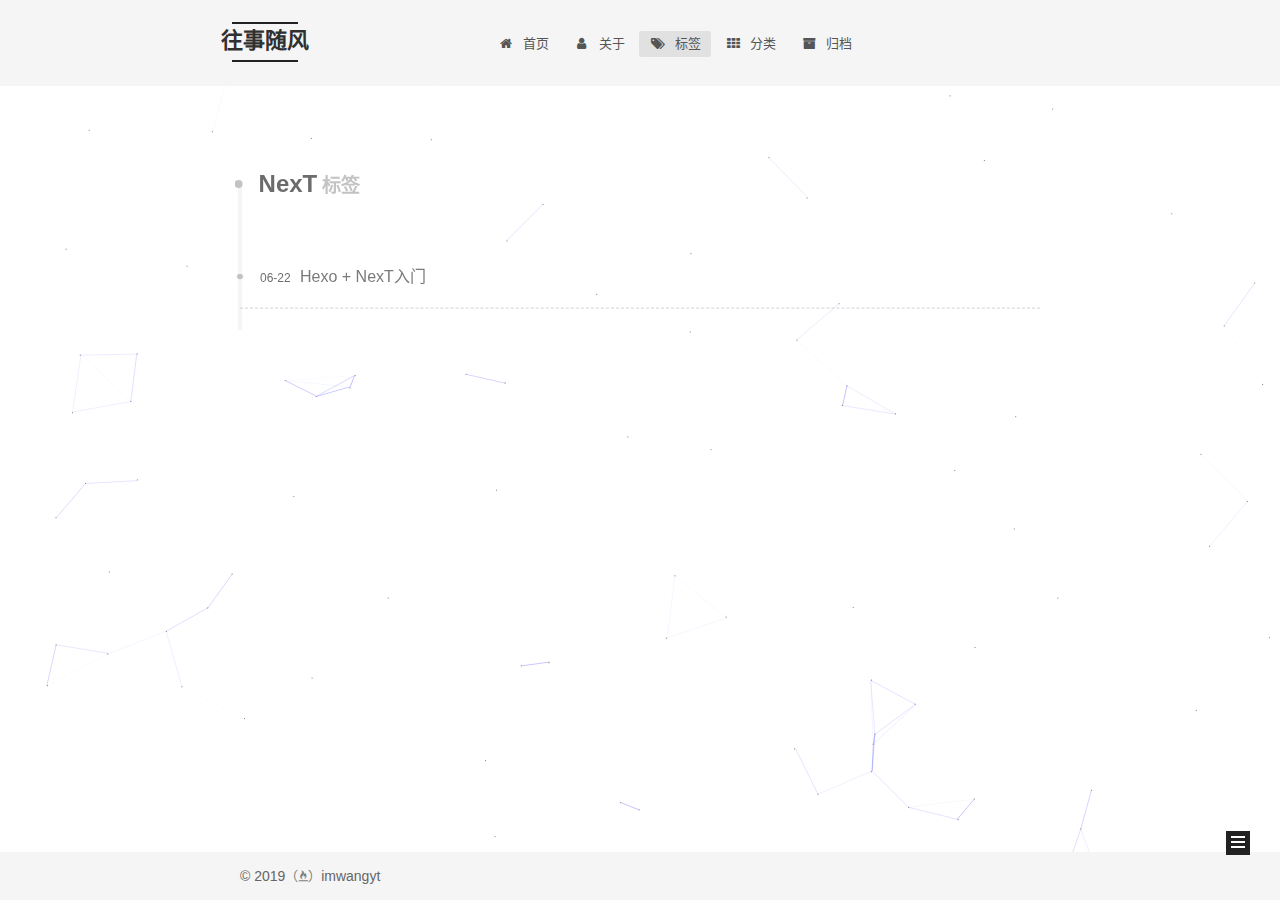
<file: tags/NexT/index.html>
<!DOCTYPE html>












  


<html class="theme-next mist use-motion" lang="zh-CN">
<head><meta name="generator" content="Hexo 3.9.0">
  <meta charset="UTF-8">
<meta http-equiv="X-UA-Compatible" content="IE=edge">
<meta name="viewport" content="width=device-width, initial-scale=1, maximum-scale=2">
<meta name="theme-color" content="#222">






















<link rel="stylesheet" href="/lib/font-awesome/css/font-awesome.min.css?v=4.7.0">

<link rel="stylesheet" href="/css/main.css?v=7.1.2">


  <link rel="apple-touch-icon" sizes="180x180" href="/images/apple-touch-icon-next.png?v=7.1.2">


  <link rel="icon" type="image/png" sizes="32x32" href="/images/favicon-32x32-next.png?v=7.1.2">


  <link rel="icon" type="image/png" sizes="16x16" href="/images/favicon-16x16-next.png?v=7.1.2">


  <link rel="mask-icon" href="/images/logo.svg?v=7.1.2" color="#222">







<script id="hexo.configurations">
  var NexT = window.NexT || {};
  var CONFIG = {
    root: '/',
    scheme: 'Mist',
    version: '7.1.2',
    sidebar: {"position":"left","display":"post","offset":12,"onmobile":false,"dimmer":false},
    back2top: true,
    back2top_sidebar: false,
    fancybox: false,
    fastclick: false,
    lazyload: false,
    tabs: true,
    motion: {"enable":true,"async":true,"transition":{"post_block":"fadeIn","post_header":"slideDownIn","post_body":"slideDownIn","coll_header":"slideLeftIn","sidebar":"slideUpIn"}},
    algolia: {
      applicationID: '',
      apiKey: '',
      indexName: '',
      hits: {"per_page":10},
      labels: {"input_placeholder":"Search for Posts","hits_empty":"We didn't find any results for the search: ${query}","hits_stats":"${hits} results found in ${time} ms"}
    }
  };
</script>


  




  <meta name="description" content="往事随风description">
<meta name="keywords" content="往事随风keywords">
<meta property="og:type" content="website">
<meta property="og:title" content="往事随风">
<meta property="og:url" content="https://imwangyt.github.io/tags/NexT/index.html">
<meta property="og:site_name" content="往事随风">
<meta property="og:description" content="往事随风description">
<meta property="og:locale" content="zh-CN">
<meta name="twitter:card" content="summary">
<meta name="twitter:title" content="往事随风">
<meta name="twitter:description" content="往事随风description">





  
  
  <link rel="canonical" href="https://imwangyt.github.io/tags/NexT/">



<script id="page.configurations">
  CONFIG.page = {
    sidebar: "",
  };
</script>

  <title>标签: NexT | 往事随风</title>
  












  <noscript>
  <style>
  .use-motion .motion-element,
  .use-motion .brand,
  .use-motion .menu-item,
  .sidebar-inner,
  .use-motion .post-block,
  .use-motion .pagination,
  .use-motion .comments,
  .use-motion .post-header,
  .use-motion .post-body,
  .use-motion .collection-title { opacity: initial; }

  .use-motion .logo,
  .use-motion .site-title,
  .use-motion .site-subtitle {
    opacity: initial;
    top: initial;
  }

  .use-motion .logo-line-before i { left: initial; }
  .use-motion .logo-line-after i { right: initial; }
  </style>
</noscript>

</head>

<body itemscope itemtype="http://schema.org/WebPage" lang="zh-CN">

  
  
    
  

  <div class="container sidebar-position-left ">
    <div class="headband"></div>

    <header id="header" class="header" itemscope itemtype="http://schema.org/WPHeader">
      <div class="header-inner"><div class="site-brand-wrapper">
  <div class="site-meta">
    

    <div class="custom-logo-site-title">
      <a href="/" class="brand" rel="start">
        <span class="logo-line-before"><i></i></span>
        <span class="site-title">往事随风</span>
        <span class="logo-line-after"><i></i></span>
      </a>
    </div>
    
      
        <p class="site-subtitle">往事随风subtitle</p>
      
    
    
  </div>

  <div class="site-nav-toggle">
    <button aria-label="切换导航栏">
      <span class="btn-bar"></span>
      <span class="btn-bar"></span>
      <span class="btn-bar"></span>
    </button>
  </div>
</div>



<nav class="site-nav">
  
    <ul id="menu" class="menu">
      
        
        
        
          
          <li class="menu-item menu-item-home">

    
    
    
      
    

    

    <a href="/" rel="section"><i class="menu-item-icon fa fa-fw fa-home"></i> <br>首页</a>

  </li>
        
        
        
          
          <li class="menu-item menu-item-about">

    
    
    
      
    

    

    <a href="/about/" rel="section"><i class="menu-item-icon fa fa-fw fa-user"></i> <br>关于</a>

  </li>
        
        
        
          
          <li class="menu-item menu-item-tags menu-item-active">

    
    
    
      
    

    

    <a href="/tags/" rel="section"><i class="menu-item-icon fa fa-fw fa-tags"></i> <br>标签</a>

  </li>
        
        
        
          
          <li class="menu-item menu-item-categories">

    
    
    
      
    

    

    <a href="/categories/" rel="section"><i class="menu-item-icon fa fa-fw fa-th"></i> <br>分类</a>

  </li>
        
        
        
          
          <li class="menu-item menu-item-archives">

    
    
    
      
    

    

    <a href="/archives/" rel="section"><i class="menu-item-icon fa fa-fw fa-archive"></i> <br>归档</a>

  </li>

      
      
    </ul>
  

  
    

    
    
      
      
    
      
      
    
      
      
    
      
      
    
      
      
    
    

  


  

  
</nav>



  



</div>
    </header>

    


    <main id="main" class="main">
      <div class="main-inner">
        <div class="content-wrap">
          
          <div id="content" class="content">
            

  
  
  
  <div class="post-block tag">

    <div id="posts" class="posts-collapse">
      <div class="collection-title">
        <h1>NexT<small>标签</small>
        </h1>
      </div>

      
        

  <article class="post post-type-normal" itemscope itemtype="http://schema.org/Article">
    <header class="post-header">

      <h2 class="post-title">
        
          <a class="post-title-link" href="/2019/06/22/hexo-next-tour/" itemprop="url">
            
              <span itemprop="name">Hexo + NexT入门</span>
            
          </a>
        
      </h2>

      <div class="post-meta">
        <time class="post-time" itemprop="dateCreated" datetime="2019-06-22T12:29:04+08:00" content="2019-06-22">
          06-22
        </time>
      </div>

    </header>
  </article>


      
    </div>

  </div>
  
  
  

  



          </div>
          

        </div>
        
          
  
  <div class="sidebar-toggle">
    <div class="sidebar-toggle-line-wrap">
      <span class="sidebar-toggle-line sidebar-toggle-line-first"></span>
      <span class="sidebar-toggle-line sidebar-toggle-line-middle"></span>
      <span class="sidebar-toggle-line sidebar-toggle-line-last"></span>
    </div>
  </div>

  <aside id="sidebar" class="sidebar">
    <div class="sidebar-inner">

      

      

      <div class="site-overview-wrap sidebar-panel sidebar-panel-active">
        <div class="site-overview">
          <div class="site-author motion-element" itemprop="author" itemscope itemtype="http://schema.org/Person">
            
              <p class="site-author-name" itemprop="name">imwangyt</p>
              <div class="site-description motion-element" itemprop="description">往事随风description</div>
          </div>

          
            <nav class="site-state motion-element">
              
                <div class="site-state-item site-state-posts">
                
                  <a href="/archives/">
                
                    <span class="site-state-item-count">1</span>
                    <span class="site-state-item-name">日志</span>
                  </a>
                </div>
              

              
                
                
                <div class="site-state-item site-state-categories">
                  
                    
                      <a href="/categories/">
                    
                  
                    
                    
                      
                    
                    <span class="site-state-item-count">1</span>
                    <span class="site-state-item-name">分类</span>
                  </a>
                </div>
              

              
                
                
                <div class="site-state-item site-state-tags">
                  
                    
                      <a href="/tags/">
                    
                  
                    
                    
                      
                    
                      
                    
                    <span class="site-state-item-count">2</span>
                    <span class="site-state-item-name">标签</span>
                  </a>
                </div>
              
            </nav>
          

          

          

          
            <div class="links-of-author motion-element">
              
                <span class="links-of-author-item">
                  
                  
                    
                  
                  
                    
                  
                  <a href="https://github.com/imwangyt" title="GitHub &rarr; https://github.com/imwangyt" rel="noopener" target="_blank"><i class="fa fa-fw fa-github"></i>GitHub</a>
                </span>
              
                <span class="links-of-author-item">
                  
                  
                    
                  
                  
                    
                  
                  <a href="mailto:imwangyt@gmail.com" title="E-Mail &rarr; mailto:imwangyt@gmail.com" rel="noopener" target="_blank"><i class="fa fa-fw fa-envelope"></i>E-Mail</a>
                </span>
              
            </div>
          

          

          
          

          
            
          
          

        </div>
      </div>

      

      

    </div>
  </aside>
  


        
      </div>
    </main>

    <footer id="footer" class="footer">
      <div class="footer-inner">
        <div class="copyright">&copy; <span itemprop="copyrightYear">2019</span>
  <span class="with-love" id="animate">
    <i class="fa fa-free-code-camp"></i>
  </span>
  <span class="author" itemprop="copyrightHolder">imwangyt</span>

  

  
</div>









        








        
      </div>
    </footer>

    
      <div class="back-to-top">
        <i class="fa fa-arrow-up"></i>
        
      </div>
    

    

    

    
  </div>

  

<script>
  if (Object.prototype.toString.call(window.Promise) !== '[object Function]') {
    window.Promise = null;
  }
</script>














  
    
    
  
  <script color="0,0,255" opacity="0.5" zindex="-1" count="99" src="/lib/canvas-nest/canvas-nest.min.js"></script>













  
  <script src="/lib/jquery/index.js?v=3.4.1"></script>

  
  <script src="/lib/velocity/velocity.min.js?v=1.2.1"></script>

  
  <script src="/lib/velocity/velocity.ui.min.js?v=1.2.1"></script>


  


  <script src="/js/utils.js?v=7.1.2"></script>

  <script src="/js/motion.js?v=7.1.2"></script>



  
  


  <script src="/js/schemes/muse.js?v=7.1.2"></script>




  

  


  <script src="/js/next-boot.js?v=7.1.2"></script>


  

  

  

  



  




  

  

  

  

  

  

  

  

  

  

  

  

  

  

</body>
</html>
</file>
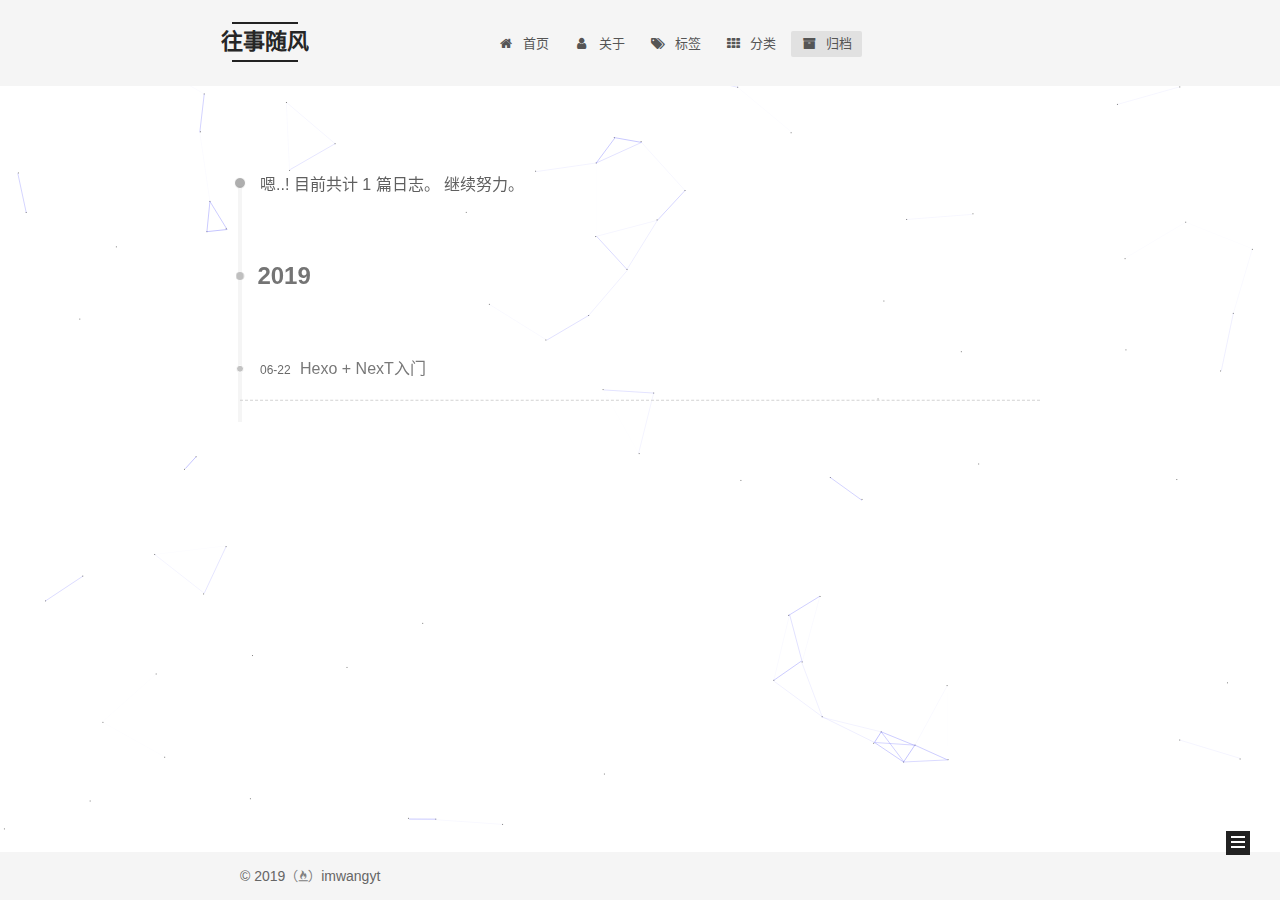
<file: archives/2019/06/index.html>
<!DOCTYPE html>












  


<html class="theme-next mist use-motion" lang="zh-CN">
<head><meta name="generator" content="Hexo 3.9.0">
  <meta charset="UTF-8">
<meta http-equiv="X-UA-Compatible" content="IE=edge">
<meta name="viewport" content="width=device-width, initial-scale=1, maximum-scale=2">
<meta name="theme-color" content="#222">






















<link rel="stylesheet" href="/lib/font-awesome/css/font-awesome.min.css?v=4.7.0">

<link rel="stylesheet" href="/css/main.css?v=7.1.2">


  <link rel="apple-touch-icon" sizes="180x180" href="/images/apple-touch-icon-next.png?v=7.1.2">


  <link rel="icon" type="image/png" sizes="32x32" href="/images/favicon-32x32-next.png?v=7.1.2">


  <link rel="icon" type="image/png" sizes="16x16" href="/images/favicon-16x16-next.png?v=7.1.2">


  <link rel="mask-icon" href="/images/logo.svg?v=7.1.2" color="#222">







<script id="hexo.configurations">
  var NexT = window.NexT || {};
  var CONFIG = {
    root: '/',
    scheme: 'Mist',
    version: '7.1.2',
    sidebar: {"position":"left","display":"post","offset":12,"onmobile":false,"dimmer":false},
    back2top: true,
    back2top_sidebar: false,
    fancybox: false,
    fastclick: false,
    lazyload: false,
    tabs: true,
    motion: {"enable":true,"async":true,"transition":{"post_block":"fadeIn","post_header":"slideDownIn","post_body":"slideDownIn","coll_header":"slideLeftIn","sidebar":"slideUpIn"}},
    algolia: {
      applicationID: '',
      apiKey: '',
      indexName: '',
      hits: {"per_page":10},
      labels: {"input_placeholder":"Search for Posts","hits_empty":"We didn't find any results for the search: ${query}","hits_stats":"${hits} results found in ${time} ms"}
    }
  };
</script>


  




  <meta name="description" content="往事随风description">
<meta name="keywords" content="往事随风keywords">
<meta property="og:type" content="website">
<meta property="og:title" content="往事随风">
<meta property="og:url" content="https://imwangyt.github.io/archives/2019/06/index.html">
<meta property="og:site_name" content="往事随风">
<meta property="og:description" content="往事随风description">
<meta property="og:locale" content="zh-CN">
<meta name="twitter:card" content="summary">
<meta name="twitter:title" content="往事随风">
<meta name="twitter:description" content="往事随风description">





  
  
  <link rel="canonical" href="https://imwangyt.github.io/archives/2019/06/">



<script id="page.configurations">
  CONFIG.page = {
    sidebar: "",
  };
</script>

  <title>归档 | 往事随风</title>
  












  <noscript>
  <style>
  .use-motion .motion-element,
  .use-motion .brand,
  .use-motion .menu-item,
  .sidebar-inner,
  .use-motion .post-block,
  .use-motion .pagination,
  .use-motion .comments,
  .use-motion .post-header,
  .use-motion .post-body,
  .use-motion .collection-title { opacity: initial; }

  .use-motion .logo,
  .use-motion .site-title,
  .use-motion .site-subtitle {
    opacity: initial;
    top: initial;
  }

  .use-motion .logo-line-before i { left: initial; }
  .use-motion .logo-line-after i { right: initial; }
  </style>
</noscript>

</head>

<body itemscope itemtype="http://schema.org/WebPage" lang="zh-CN">

  
  
    
  

  <div class="container sidebar-position-left page-archive">
    <div class="headband"></div>

    <header id="header" class="header" itemscope itemtype="http://schema.org/WPHeader">
      <div class="header-inner"><div class="site-brand-wrapper">
  <div class="site-meta">
    

    <div class="custom-logo-site-title">
      <a href="/" class="brand" rel="start">
        <span class="logo-line-before"><i></i></span>
        <span class="site-title">往事随风</span>
        <span class="logo-line-after"><i></i></span>
      </a>
    </div>
    
      
        <p class="site-subtitle">往事随风subtitle</p>
      
    
    
  </div>

  <div class="site-nav-toggle">
    <button aria-label="切换导航栏">
      <span class="btn-bar"></span>
      <span class="btn-bar"></span>
      <span class="btn-bar"></span>
    </button>
  </div>
</div>



<nav class="site-nav">
  
    <ul id="menu" class="menu">
      
        
        
        
          
          <li class="menu-item menu-item-home">

    
    
    
      
    

    

    <a href="/" rel="section"><i class="menu-item-icon fa fa-fw fa-home"></i> <br>首页</a>

  </li>
        
        
        
          
          <li class="menu-item menu-item-about">

    
    
    
      
    

    

    <a href="/about/" rel="section"><i class="menu-item-icon fa fa-fw fa-user"></i> <br>关于</a>

  </li>
        
        
        
          
          <li class="menu-item menu-item-tags">

    
    
    
      
    

    

    <a href="/tags/" rel="section"><i class="menu-item-icon fa fa-fw fa-tags"></i> <br>标签</a>

  </li>
        
        
        
          
          <li class="menu-item menu-item-categories">

    
    
    
      
    

    

    <a href="/categories/" rel="section"><i class="menu-item-icon fa fa-fw fa-th"></i> <br>分类</a>

  </li>
        
        
        
          
          <li class="menu-item menu-item-archives menu-item-active">

    
    
    
      
    

    

    <a href="/archives/" rel="section"><i class="menu-item-icon fa fa-fw fa-archive"></i> <br>归档</a>

  </li>

      
      
    </ul>
  

  
    

    
    
      
      
    
      
      
    
      
      
    
      
      
    
      
      
    
    

  


  

  
</nav>



  



</div>
    </header>

    


    <main id="main" class="main">
      <div class="main-inner">
        <div class="content-wrap">
          
          <div id="content" class="content">
            

  
  
  
  <div class="post-block archive">
    <div id="posts" class="posts-collapse">
      <span class="archive-move-on"></span>

      
      <span class="archive-page-counter">
        
        
        
          
        
        嗯..! 目前共计 1 篇日志。 继续努力。
      </span>
      

      

        
        
        

        
          
          <div class="collection-title">
            <h1 class="archive-year" id="archive-year-2019">2019</h1>
          </div>
        
        

        

  <article class="post post-type-normal" itemscope itemtype="http://schema.org/Article">
    <header class="post-header">

      <h2 class="post-title">
        
          <a class="post-title-link" href="/2019/06/22/hexo-next-tour/" itemprop="url">
            
              <span itemprop="name">Hexo + NexT入门</span>
            
          </a>
        
      </h2>

      <div class="post-meta">
        <time class="post-time" itemprop="dateCreated" datetime="2019-06-22T12:29:04+08:00" content="2019-06-22">
          06-22
        </time>
      </div>

    </header>
  </article>



      

    </div>
  </div>
  
  
  

  



          </div>
          

        </div>
        
          
  
  <div class="sidebar-toggle">
    <div class="sidebar-toggle-line-wrap">
      <span class="sidebar-toggle-line sidebar-toggle-line-first"></span>
      <span class="sidebar-toggle-line sidebar-toggle-line-middle"></span>
      <span class="sidebar-toggle-line sidebar-toggle-line-last"></span>
    </div>
  </div>

  <aside id="sidebar" class="sidebar">
    <div class="sidebar-inner">

      

      

      <div class="site-overview-wrap sidebar-panel sidebar-panel-active">
        <div class="site-overview">
          <div class="site-author motion-element" itemprop="author" itemscope itemtype="http://schema.org/Person">
            
              <p class="site-author-name" itemprop="name">imwangyt</p>
              <div class="site-description motion-element" itemprop="description">往事随风description</div>
          </div>

          
            <nav class="site-state motion-element">
              
                <div class="site-state-item site-state-posts">
                
                  <a href="/archives/">
                
                    <span class="site-state-item-count">1</span>
                    <span class="site-state-item-name">日志</span>
                  </a>
                </div>
              

              
                
                
                <div class="site-state-item site-state-categories">
                  
                    
                      <a href="/categories/">
                    
                  
                    
                    
                      
                    
                    <span class="site-state-item-count">1</span>
                    <span class="site-state-item-name">分类</span>
                  </a>
                </div>
              

              
                
                
                <div class="site-state-item site-state-tags">
                  
                    
                      <a href="/tags/">
                    
                  
                    
                    
                      
                    
                      
                    
                    <span class="site-state-item-count">2</span>
                    <span class="site-state-item-name">标签</span>
                  </a>
                </div>
              
            </nav>
          

          

          

          
            <div class="links-of-author motion-element">
              
                <span class="links-of-author-item">
                  
                  
                    
                  
                  
                    
                  
                  <a href="https://github.com/imwangyt" title="GitHub &rarr; https://github.com/imwangyt" rel="noopener" target="_blank"><i class="fa fa-fw fa-github"></i>GitHub</a>
                </span>
              
                <span class="links-of-author-item">
                  
                  
                    
                  
                  
                    
                  
                  <a href="mailto:imwangyt@gmail.com" title="E-Mail &rarr; mailto:imwangyt@gmail.com" rel="noopener" target="_blank"><i class="fa fa-fw fa-envelope"></i>E-Mail</a>
                </span>
              
            </div>
          

          

          
          

          
            
          
          

        </div>
      </div>

      

      

    </div>
  </aside>
  


        
      </div>
    </main>

    <footer id="footer" class="footer">
      <div class="footer-inner">
        <div class="copyright">&copy; <span itemprop="copyrightYear">2019</span>
  <span class="with-love" id="animate">
    <i class="fa fa-free-code-camp"></i>
  </span>
  <span class="author" itemprop="copyrightHolder">imwangyt</span>

  

  
</div>









        








        
      </div>
    </footer>

    
      <div class="back-to-top">
        <i class="fa fa-arrow-up"></i>
        
      </div>
    

    

    

    
  </div>

  

<script>
  if (Object.prototype.toString.call(window.Promise) !== '[object Function]') {
    window.Promise = null;
  }
</script>














  
    
    
  
  <script color="0,0,255" opacity="0.5" zindex="-1" count="99" src="/lib/canvas-nest/canvas-nest.min.js"></script>













  
  <script src="/lib/jquery/index.js?v=3.4.1"></script>

  
  <script src="/lib/velocity/velocity.min.js?v=1.2.1"></script>

  
  <script src="/lib/velocity/velocity.ui.min.js?v=1.2.1"></script>


  


  <script src="/js/utils.js?v=7.1.2"></script>

  <script src="/js/motion.js?v=7.1.2"></script>



  
  


  <script src="/js/schemes/muse.js?v=7.1.2"></script>




  

  


  <script src="/js/next-boot.js?v=7.1.2"></script>


  

  

  

  



  




  

  

  

  

  

  

  

  

  

  

  

  

  

  

</body>
</html>
</file>
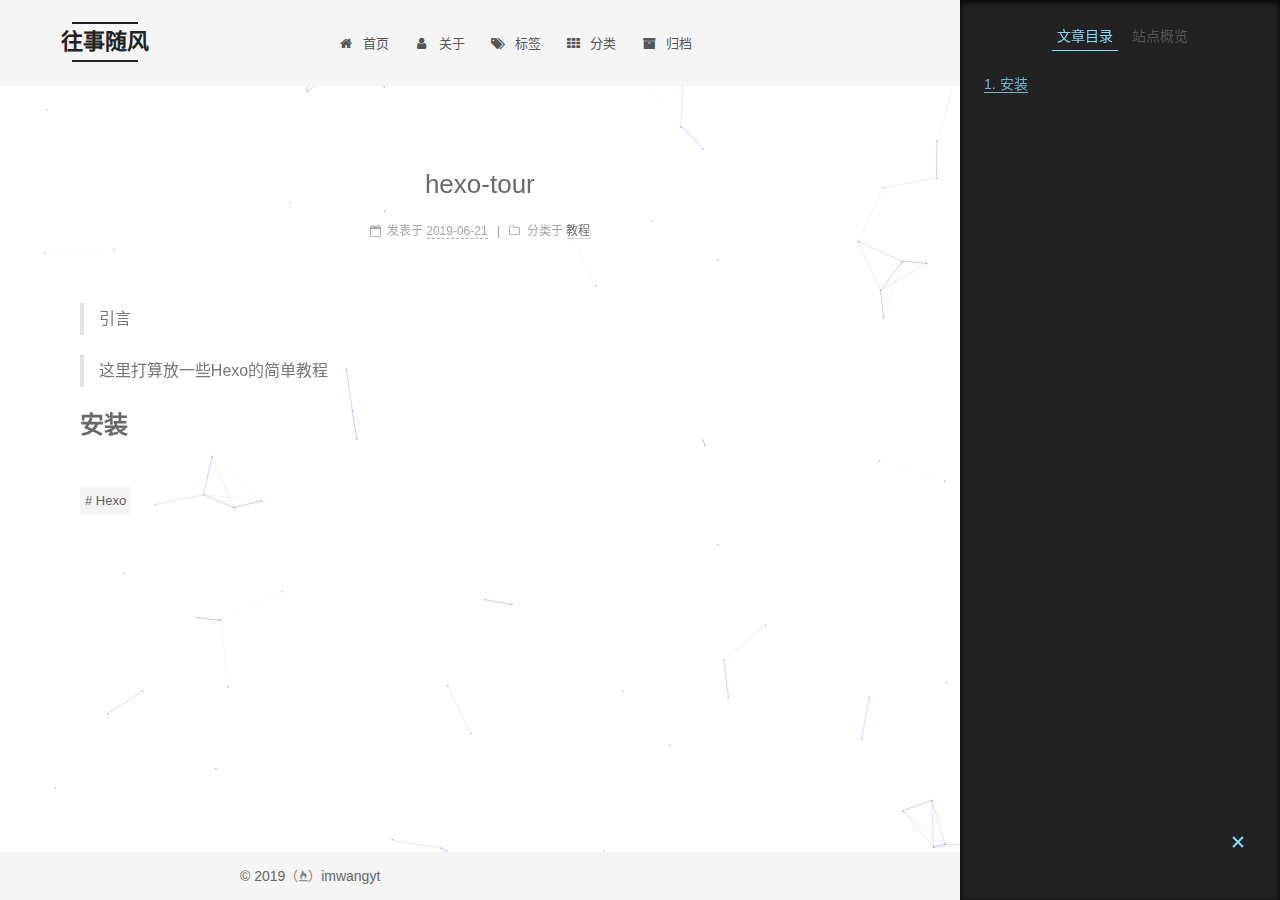
<file: 2019/06/21/hexo-tour/index.html>
<!DOCTYPE html>












  


<html class="theme-next mist use-motion" lang="zh-CN">
<head><meta name="generator" content="Hexo 3.9.0">
  <meta charset="UTF-8">
<meta http-equiv="X-UA-Compatible" content="IE=edge">
<meta name="viewport" content="width=device-width, initial-scale=1, maximum-scale=2">
<meta name="theme-color" content="#222">






















<link rel="stylesheet" href="/lib/font-awesome/css/font-awesome.min.css?v=4.7.0">

<link rel="stylesheet" href="/css/main.css?v=7.1.2">


  <link rel="apple-touch-icon" sizes="180x180" href="/images/apple-touch-icon-next.png?v=7.1.2">


  <link rel="icon" type="image/png" sizes="32x32" href="/images/favicon-32x32-next.png?v=7.1.2">


  <link rel="icon" type="image/png" sizes="16x16" href="/images/favicon-16x16-next.png?v=7.1.2">


  <link rel="mask-icon" href="/images/logo.svg?v=7.1.2" color="#222">







<script id="hexo.configurations">
  var NexT = window.NexT || {};
  var CONFIG = {
    root: '/',
    scheme: 'Mist',
    version: '7.1.2',
    sidebar: {"position":"left","display":"post","offset":12,"onmobile":false,"dimmer":false},
    back2top: true,
    back2top_sidebar: false,
    fancybox: false,
    fastclick: false,
    lazyload: false,
    tabs: true,
    motion: {"enable":true,"async":true,"transition":{"post_block":"fadeIn","post_header":"slideDownIn","post_body":"slideDownIn","coll_header":"slideLeftIn","sidebar":"slideUpIn"}},
    algolia: {
      applicationID: '',
      apiKey: '',
      indexName: '',
      hits: {"per_page":10},
      labels: {"input_placeholder":"Search for Posts","hits_empty":"We didn't find any results for the search: ${query}","hits_stats":"${hits} results found in ${time} ms"}
    }
  };
</script>


  




  <meta name="description" content="引言   这里打算放一些Hexo的简单教程  安装">
<meta name="keywords" content="Hexo">
<meta property="og:type" content="article">
<meta property="og:title" content="hexo-tour">
<meta property="og:url" content="https://imwangyt.github.io/2019/06/21/hexo-tour/index.html">
<meta property="og:site_name" content="往事随风">
<meta property="og:description" content="引言   这里打算放一些Hexo的简单教程  安装">
<meta property="og:locale" content="zh-CN">
<meta property="og:updated_time" content="2019-06-21T14:57:22.383Z">
<meta name="twitter:card" content="summary">
<meta name="twitter:title" content="hexo-tour">
<meta name="twitter:description" content="引言   这里打算放一些Hexo的简单教程  安装">





  
  
  <link rel="canonical" href="https://imwangyt.github.io/2019/06/21/hexo-tour/">



<script id="page.configurations">
  CONFIG.page = {
    sidebar: "",
  };
</script>

  <title>hexo-tour | 往事随风</title>
  












  <noscript>
  <style>
  .use-motion .motion-element,
  .use-motion .brand,
  .use-motion .menu-item,
  .sidebar-inner,
  .use-motion .post-block,
  .use-motion .pagination,
  .use-motion .comments,
  .use-motion .post-header,
  .use-motion .post-body,
  .use-motion .collection-title { opacity: initial; }

  .use-motion .logo,
  .use-motion .site-title,
  .use-motion .site-subtitle {
    opacity: initial;
    top: initial;
  }

  .use-motion .logo-line-before i { left: initial; }
  .use-motion .logo-line-after i { right: initial; }
  </style>
</noscript>

</head>

<body itemscope itemtype="http://schema.org/WebPage" lang="zh-CN">

  
  
    
  

  <div class="container sidebar-position-left page-post-detail">
    <div class="headband"></div>

    <header id="header" class="header" itemscope itemtype="http://schema.org/WPHeader">
      <div class="header-inner"><div class="site-brand-wrapper">
  <div class="site-meta">
    

    <div class="custom-logo-site-title">
      <a href="/" class="brand" rel="start">
        <span class="logo-line-before"><i></i></span>
        <span class="site-title">往事随风</span>
        <span class="logo-line-after"><i></i></span>
      </a>
    </div>
    
      
        <p class="site-subtitle">往事随风subtitle</p>
      
    
    
  </div>

  <div class="site-nav-toggle">
    <button aria-label="切换导航栏">
      <span class="btn-bar"></span>
      <span class="btn-bar"></span>
      <span class="btn-bar"></span>
    </button>
  </div>
</div>



<nav class="site-nav">
  
    <ul id="menu" class="menu">
      
        
        
        
          
          <li class="menu-item menu-item-home">

    
    
    
      
    

    

    <a href="/" rel="section"><i class="menu-item-icon fa fa-fw fa-home"></i> <br>首页</a>

  </li>
        
        
        
          
          <li class="menu-item menu-item-about">

    
    
    
      
    

    

    <a href="/about/" rel="section"><i class="menu-item-icon fa fa-fw fa-user"></i> <br>关于</a>

  </li>
        
        
        
          
          <li class="menu-item menu-item-tags">

    
    
    
      
    

    

    <a href="/tags/" rel="section"><i class="menu-item-icon fa fa-fw fa-tags"></i> <br>标签</a>

  </li>
        
        
        
          
          <li class="menu-item menu-item-categories">

    
    
    
      
    

    

    <a href="/categories/" rel="section"><i class="menu-item-icon fa fa-fw fa-th"></i> <br>分类</a>

  </li>
        
        
        
          
          <li class="menu-item menu-item-archives">

    
    
    
      
    

    

    <a href="/archives/" rel="section"><i class="menu-item-icon fa fa-fw fa-archive"></i> <br>归档</a>

  </li>

      
      
    </ul>
  

  
    

  

  
</nav>



  



</div>
    </header>

    


    <main id="main" class="main">
      <div class="main-inner">
        <div class="content-wrap">
          
          <div id="content" class="content">
            

  <div id="posts" class="posts-expand">
    

  

  
  
  

  

  <article class="post post-type-normal" itemscope itemtype="http://schema.org/Article">
  
  
  
  <div class="post-block">
    <link itemprop="mainEntityOfPage" href="https://imwangyt.github.io/2019/06/21/hexo-tour/">

    <span hidden itemprop="author" itemscope itemtype="http://schema.org/Person">
      <meta itemprop="name" content="imwangyt">
      <meta itemprop="description" content="往事随风description">
      <meta itemprop="image" content="/images/avatar.gif">
    </span>

    <span hidden itemprop="publisher" itemscope itemtype="http://schema.org/Organization">
      <meta itemprop="name" content="往事随风">
    </span>

    
      <header class="post-header">

        
        
          <h1 class="post-title" itemprop="name headline">hexo-tour

              
            
          </h1>
        

        <div class="post-meta">
          <span class="post-time">

            
            
            

            
              <span class="post-meta-item-icon">
                <i class="fa fa-calendar-o"></i>
              </span>
              
                <span class="post-meta-item-text">发表于</span>
              

              
                
              

              <time title="创建时间：2019-06-21 22:34:00 / 修改时间：22:57:22" itemprop="dateCreated datePublished" datetime="2019-06-21T22:34:00+08:00">2019-06-21</time>
            

            
              

              
            
          </span>

          
            <span class="post-category">
            
              <span class="post-meta-divider">|</span>
            
              <span class="post-meta-item-icon">
                <i class="fa fa-folder-o"></i>
              </span>
              
                <span class="post-meta-item-text">分类于</span>
              
              
                <span itemprop="about" itemscope itemtype="http://schema.org/Thing"><a href="/categories/教程/" itemprop="url" rel="index"><span itemprop="name">教程</span></a></span>

                
                
              
            </span>
          

          
            
            
          

          
          

          

          

          
        </div>
      </header>
    

    
    
    
    <div class="post-body" itemprop="articleBody">

      
      

      
        <blockquote>
<p>引言</p>
</blockquote>
<blockquote>
<p>这里打算放一些Hexo的简单教程</p>
</blockquote>
<h1 id="安装"><a href="#安装" class="headerlink" title="安装"></a>安装</h1>
      
    </div>

    

    
    
    

    

    
      
    
    

    

    <footer class="post-footer">
      
        
          
        
        <div class="post-tags">
          
            <a href="/tags/Hexo/" rel="tag"># Hexo</a>
          
        </div>
      

      
      
      

      

      
      
    </footer>
  </div>
  
  
  
  </article>


  </div>


          </div>
          

  



        </div>
        
          
  
  <div class="sidebar-toggle">
    <div class="sidebar-toggle-line-wrap">
      <span class="sidebar-toggle-line sidebar-toggle-line-first"></span>
      <span class="sidebar-toggle-line sidebar-toggle-line-middle"></span>
      <span class="sidebar-toggle-line sidebar-toggle-line-last"></span>
    </div>
  </div>

  <aside id="sidebar" class="sidebar">
    <div class="sidebar-inner">

      

      
        <ul class="sidebar-nav motion-element">
          <li class="sidebar-nav-toc sidebar-nav-active" data-target="post-toc-wrap">
            文章目录
          </li>
          <li class="sidebar-nav-overview" data-target="site-overview-wrap">
            站点概览
          </li>
        </ul>
      

      <div class="site-overview-wrap sidebar-panel">
        <div class="site-overview">
          <div class="site-author motion-element" itemprop="author" itemscope itemtype="http://schema.org/Person">
            
              <p class="site-author-name" itemprop="name">imwangyt</p>
              <div class="site-description motion-element" itemprop="description">往事随风description</div>
          </div>

          
            <nav class="site-state motion-element">
              
                <div class="site-state-item site-state-posts">
                
                  <a href="/archives/">
                
                    <span class="site-state-item-count">1</span>
                    <span class="site-state-item-name">日志</span>
                  </a>
                </div>
              

              
                
                
                <div class="site-state-item site-state-categories">
                  
                    
                      <a href="/categories/">
                    
                  
                    
                    
                      
                    
                    <span class="site-state-item-count">1</span>
                    <span class="site-state-item-name">分类</span>
                  </a>
                </div>
              

              
                
                
                <div class="site-state-item site-state-tags">
                  
                    
                      <a href="/tags/">
                    
                  
                    
                    
                      
                    
                    <span class="site-state-item-count">1</span>
                    <span class="site-state-item-name">标签</span>
                  </a>
                </div>
              
            </nav>
          

          

          

          
            <div class="links-of-author motion-element">
              
                <span class="links-of-author-item">
                  
                  
                    
                  
                  
                    
                  
                  <a href="https://github.com/imwangyt" title="GitHub &rarr; https://github.com/imwangyt" rel="noopener" target="_blank"><i class="fa fa-fw fa-github"></i>GitHub</a>
                </span>
              
                <span class="links-of-author-item">
                  
                  
                    
                  
                  
                    
                  
                  <a href="mailto:imwangyt@gmail.com" title="E-Mail &rarr; mailto:imwangyt@gmail.com" rel="noopener" target="_blank"><i class="fa fa-fw fa-envelope"></i>E-Mail</a>
                </span>
              
            </div>
          

          

          
          

          
            
          
          

        </div>
      </div>

      
      <!--noindex-->
        <div class="post-toc-wrap motion-element sidebar-panel sidebar-panel-active">
          <div class="post-toc">

            
            
            
            

            
              <div class="post-toc-content"><ol class="nav"><li class="nav-item nav-level-1"><a class="nav-link" href="#安装"><span class="nav-number">1.</span> <span class="nav-text">安装</span></a></li></ol></div>
            

          </div>
        </div>
      <!--/noindex-->
      

      

    </div>
  </aside>
  


        
      </div>
    </main>

    <footer id="footer" class="footer">
      <div class="footer-inner">
        <div class="copyright">&copy; <span itemprop="copyrightYear">2019</span>
  <span class="with-love" id="animate">
    <i class="fa fa-free-code-camp"></i>
  </span>
  <span class="author" itemprop="copyrightHolder">imwangyt</span>

  

  
</div>









        








        
      </div>
    </footer>

    
      <div class="back-to-top">
        <i class="fa fa-arrow-up"></i>
        
      </div>
    

    

    

    
  </div>

  

<script>
  if (Object.prototype.toString.call(window.Promise) !== '[object Function]') {
    window.Promise = null;
  }
</script>














  
    
    
  
  <script color="0,0,255" opacity="0.5" zindex="-1" count="99" src="/lib/canvas-nest/canvas-nest.min.js"></script>













  
  <script src="/lib/jquery/index.js?v=3.4.1"></script>

  
  <script src="/lib/velocity/velocity.min.js?v=1.2.1"></script>

  
  <script src="/lib/velocity/velocity.ui.min.js?v=1.2.1"></script>


  


  <script src="/js/utils.js?v=7.1.2"></script>

  <script src="/js/motion.js?v=7.1.2"></script>



  
  


  <script src="/js/schemes/muse.js?v=7.1.2"></script>




  
  <script src="/js/scrollspy.js?v=7.1.2"></script>
<script src="/js/post-details.js?v=7.1.2"></script>



  


  <script src="/js/next-boot.js?v=7.1.2"></script>


  

  

  

  


  


  




  

  

  

  

  

  

  

  

  

  

  

  

  

  

</body>
</html>
</file>
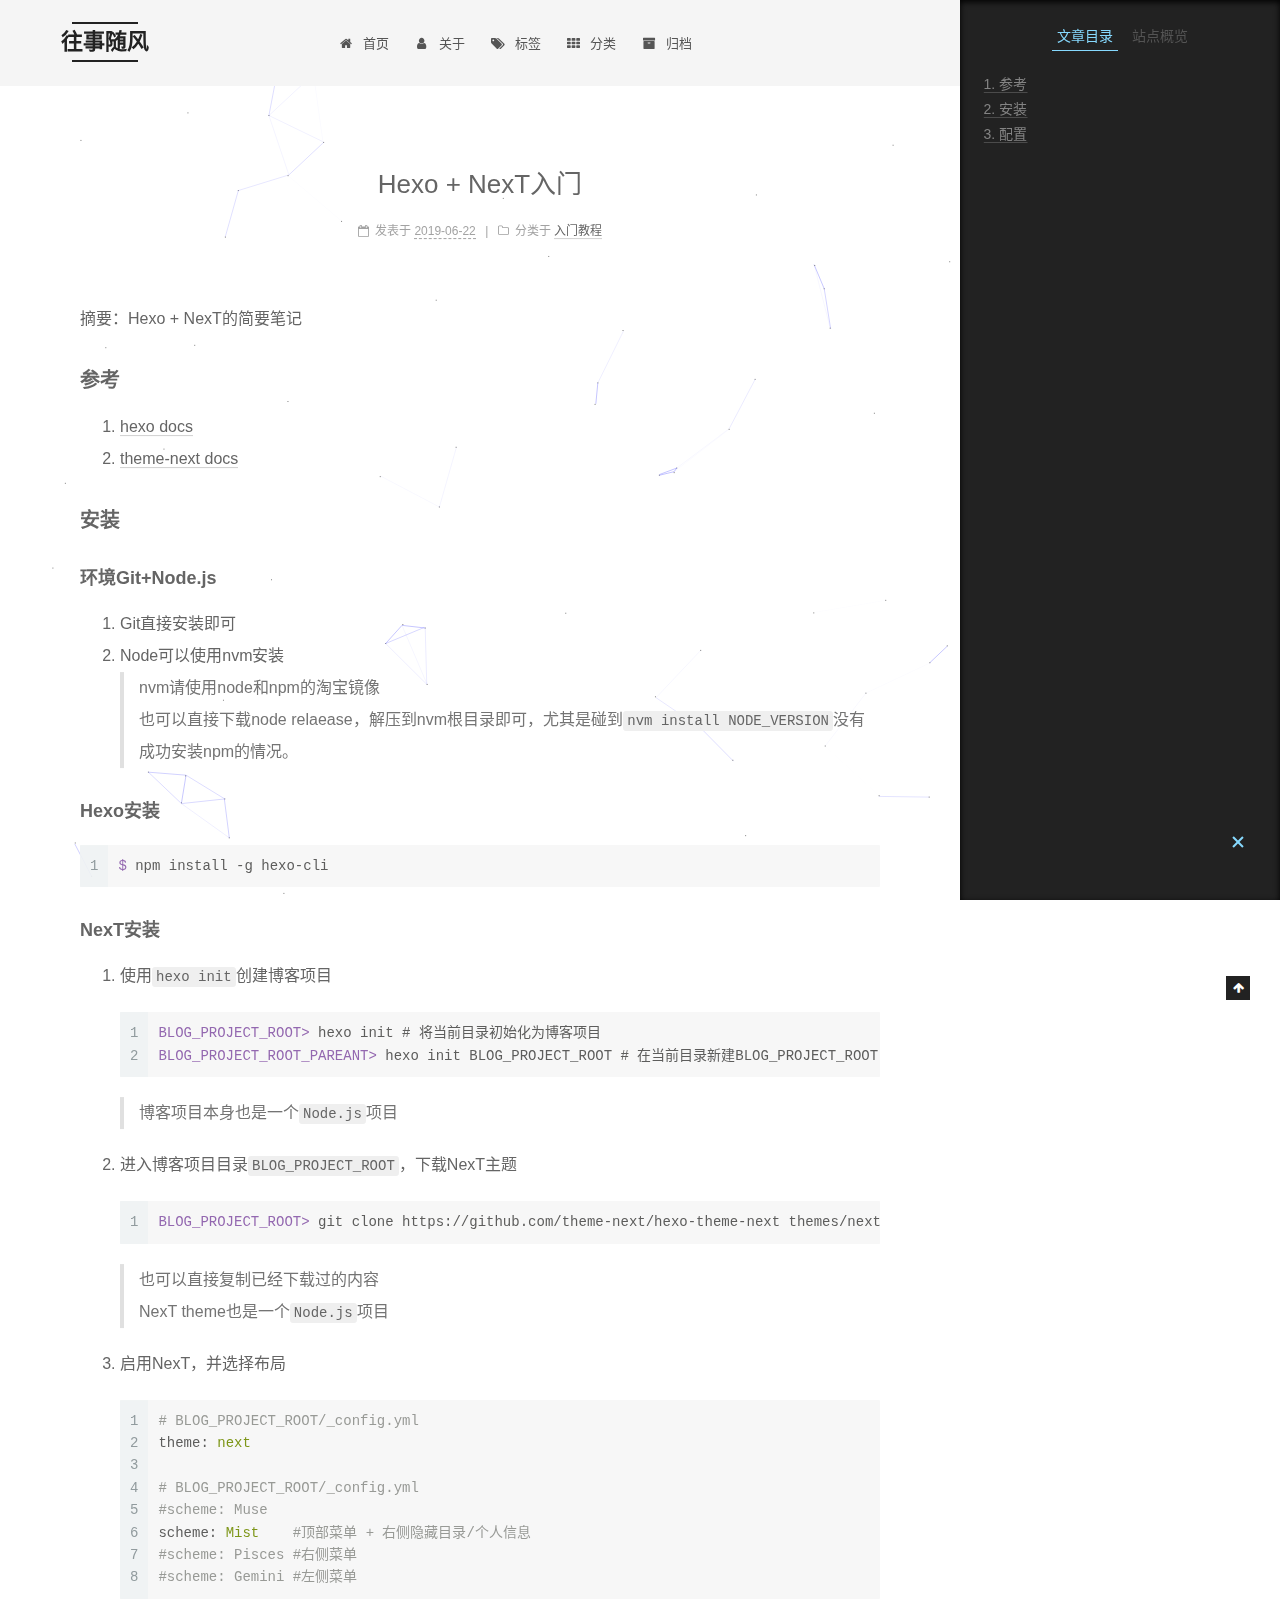
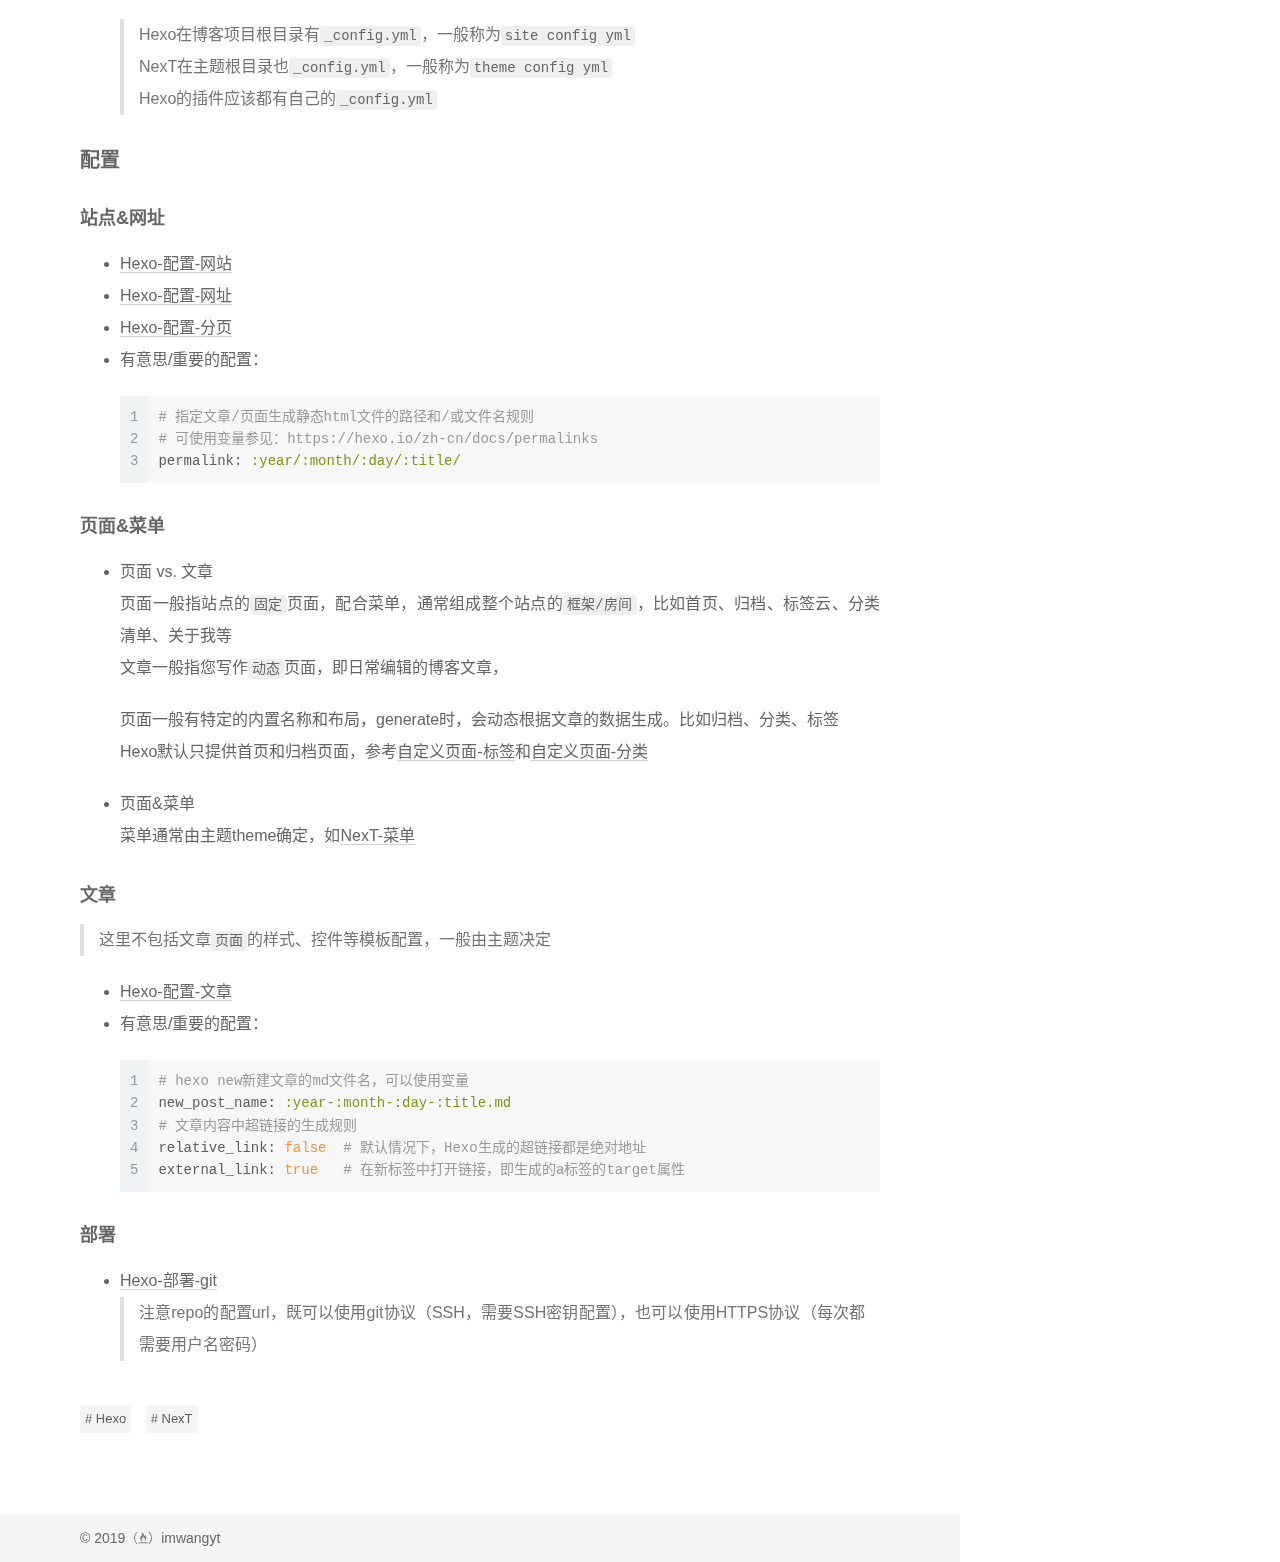
<file: 2019/06/22/hexo-next-tour/index.html>
<!DOCTYPE html>












  


<html class="theme-next mist use-motion" lang="zh-CN">
<head><meta name="generator" content="Hexo 3.9.0">
  <meta charset="UTF-8">
<meta http-equiv="X-UA-Compatible" content="IE=edge">
<meta name="viewport" content="width=device-width, initial-scale=1, maximum-scale=2">
<meta name="theme-color" content="#222">






















<link rel="stylesheet" href="/lib/font-awesome/css/font-awesome.min.css?v=4.7.0">

<link rel="stylesheet" href="/css/main.css?v=7.1.2">


  <link rel="apple-touch-icon" sizes="180x180" href="/images/apple-touch-icon-next.png?v=7.1.2">


  <link rel="icon" type="image/png" sizes="32x32" href="/images/favicon-32x32-next.png?v=7.1.2">


  <link rel="icon" type="image/png" sizes="16x16" href="/images/favicon-16x16-next.png?v=7.1.2">


  <link rel="mask-icon" href="/images/logo.svg?v=7.1.2" color="#222">







<script id="hexo.configurations">
  var NexT = window.NexT || {};
  var CONFIG = {
    root: '/',
    scheme: 'Mist',
    version: '7.1.2',
    sidebar: {"position":"left","display":"post","offset":12,"onmobile":false,"dimmer":false},
    back2top: true,
    back2top_sidebar: false,
    fancybox: false,
    fastclick: false,
    lazyload: false,
    tabs: true,
    motion: {"enable":true,"async":true,"transition":{"post_block":"fadeIn","post_header":"slideDownIn","post_body":"slideDownIn","coll_header":"slideLeftIn","sidebar":"slideUpIn"}},
    algolia: {
      applicationID: '',
      apiKey: '',
      indexName: '',
      hits: {"per_page":10},
      labels: {"input_placeholder":"Search for Posts","hits_empty":"We didn't find any results for the search: ${query}","hits_stats":"${hits} results found in ${time} ms"}
    }
  };
</script>


  




  <meta name="description" content="摘要：Hexo + NexT的简要笔记">
<meta name="keywords" content="Hexo,NexT">
<meta property="og:type" content="article">
<meta property="og:title" content="Hexo + NexT入门">
<meta property="og:url" content="https://imwangyt.github.io/2019/06/22/hexo-next-tour/index.html">
<meta property="og:site_name" content="往事随风">
<meta property="og:description" content="摘要：Hexo + NexT的简要笔记">
<meta property="og:locale" content="zh-CN">
<meta property="og:updated_time" content="2019-06-22T06:47:44.036Z">
<meta name="twitter:card" content="summary">
<meta name="twitter:title" content="Hexo + NexT入门">
<meta name="twitter:description" content="摘要：Hexo + NexT的简要笔记">





  
  
  <link rel="canonical" href="https://imwangyt.github.io/2019/06/22/hexo-next-tour/">



<script id="page.configurations">
  CONFIG.page = {
    sidebar: "",
  };
</script>

  <title>Hexo + NexT入门 | 往事随风</title>
  












  <noscript>
  <style>
  .use-motion .motion-element,
  .use-motion .brand,
  .use-motion .menu-item,
  .sidebar-inner,
  .use-motion .post-block,
  .use-motion .pagination,
  .use-motion .comments,
  .use-motion .post-header,
  .use-motion .post-body,
  .use-motion .collection-title { opacity: initial; }

  .use-motion .logo,
  .use-motion .site-title,
  .use-motion .site-subtitle {
    opacity: initial;
    top: initial;
  }

  .use-motion .logo-line-before i { left: initial; }
  .use-motion .logo-line-after i { right: initial; }
  </style>
</noscript>

</head>

<body itemscope itemtype="http://schema.org/WebPage" lang="zh-CN">

  
  
    
  

  <div class="container sidebar-position-left page-post-detail">
    <div class="headband"></div>

    <header id="header" class="header" itemscope itemtype="http://schema.org/WPHeader">
      <div class="header-inner"><div class="site-brand-wrapper">
  <div class="site-meta">
    

    <div class="custom-logo-site-title">
      <a href="/" class="brand" rel="start">
        <span class="logo-line-before"><i></i></span>
        <span class="site-title">往事随风</span>
        <span class="logo-line-after"><i></i></span>
      </a>
    </div>
    
      
        <p class="site-subtitle">往事随风subtitle</p>
      
    
    
  </div>

  <div class="site-nav-toggle">
    <button aria-label="切换导航栏">
      <span class="btn-bar"></span>
      <span class="btn-bar"></span>
      <span class="btn-bar"></span>
    </button>
  </div>
</div>



<nav class="site-nav">
  
    <ul id="menu" class="menu">
      
        
        
        
          
          <li class="menu-item menu-item-home">

    
    
    
      
    

    

    <a href="/" rel="section"><i class="menu-item-icon fa fa-fw fa-home"></i> <br>首页</a>

  </li>
        
        
        
          
          <li class="menu-item menu-item-about">

    
    
    
      
    

    

    <a href="/about/" rel="section"><i class="menu-item-icon fa fa-fw fa-user"></i> <br>关于</a>

  </li>
        
        
        
          
          <li class="menu-item menu-item-tags">

    
    
    
      
    

    

    <a href="/tags/" rel="section"><i class="menu-item-icon fa fa-fw fa-tags"></i> <br>标签</a>

  </li>
        
        
        
          
          <li class="menu-item menu-item-categories">

    
    
    
      
    

    

    <a href="/categories/" rel="section"><i class="menu-item-icon fa fa-fw fa-th"></i> <br>分类</a>

  </li>
        
        
        
          
          <li class="menu-item menu-item-archives">

    
    
    
      
    

    

    <a href="/archives/" rel="section"><i class="menu-item-icon fa fa-fw fa-archive"></i> <br>归档</a>

  </li>

      
      
    </ul>
  

  
    

  

  
</nav>



  



</div>
    </header>

    


    <main id="main" class="main">
      <div class="main-inner">
        <div class="content-wrap">
          
          <div id="content" class="content">
            

  <div id="posts" class="posts-expand">
    

  

  
  
  

  

  <article class="post post-type-normal" itemscope itemtype="http://schema.org/Article">
  
  
  
  <div class="post-block">
    <link itemprop="mainEntityOfPage" href="https://imwangyt.github.io/2019/06/22/hexo-next-tour/">

    <span hidden itemprop="author" itemscope itemtype="http://schema.org/Person">
      <meta itemprop="name" content="imwangyt">
      <meta itemprop="description" content="往事随风description">
      <meta itemprop="image" content="/images/avatar.gif">
    </span>

    <span hidden itemprop="publisher" itemscope itemtype="http://schema.org/Organization">
      <meta itemprop="name" content="往事随风">
    </span>

    
      <header class="post-header">

        
        
          <h1 class="post-title" itemprop="name headline">Hexo + NexT入门

              
            
          </h1>
        

        <div class="post-meta">
          <span class="post-time">

            
            
            

            
              <span class="post-meta-item-icon">
                <i class="fa fa-calendar-o"></i>
              </span>
              
                <span class="post-meta-item-text">发表于</span>
              

              
                
              

              <time title="创建时间：2019-06-22 12:29:04 / 修改时间：14:47:44" itemprop="dateCreated datePublished" datetime="2019-06-22T12:29:04+08:00">2019-06-22</time>
            

            
              

              
            
          </span>

          
            <span class="post-category">
            
              <span class="post-meta-divider">|</span>
            
              <span class="post-meta-item-icon">
                <i class="fa fa-folder-o"></i>
              </span>
              
                <span class="post-meta-item-text">分类于</span>
              
              
                <span itemprop="about" itemscope itemtype="http://schema.org/Thing"><a href="/categories/入门教程/" itemprop="url" rel="index"><span itemprop="name">入门教程</span></a></span>

                
                
              
            </span>
          

          
            
            
          

          
          

          

          

          
        </div>
      </header>
    

    
    
    
    <div class="post-body" itemprop="articleBody">

      
      

      
        <p>摘要：Hexo + NexT的简要笔记</p>
<a id="more"></a>
<h3 id="参考"><a href="#参考" class="headerlink" title="参考"></a>参考</h3><ol>
<li><a href="https://hexo.io/zh-cn/docs" target="_blank" rel="noopener">hexo docs</a></li>
<li><a href="https://theme-next.org/docs/getting-started/" target="_blank" rel="noopener">theme-next docs</a></li>
</ol>
<h3 id="安装"><a href="#安装" class="headerlink" title="安装"></a>安装</h3><h4 id="环境Git-Node-js"><a href="#环境Git-Node-js" class="headerlink" title="环境Git+Node.js"></a>环境Git+Node.js</h4><ol>
<li>Git直接安装即可</li>
<li>Node可以使用nvm安装<blockquote>
<p>nvm请使用node和npm的淘宝镜像<br>也可以直接下载node relaease，解压到nvm根目录即可，尤其是碰到<code>nvm install NODE_VERSION</code>没有成功安装npm的情况。</p>
</blockquote>
</li>
</ol>
<h4 id="Hexo安装"><a href="#Hexo安装" class="headerlink" title="Hexo安装"></a>Hexo安装</h4> <figure class="highlight shell"><table><tr><td class="gutter"><pre><span class="line">1</span><br></pre></td><td class="code"><pre><span class="line"><span class="meta">$</span> npm install -g hexo-cli</span><br></pre></td></tr></table></figure>

<h4 id="NexT安装"><a href="#NexT安装" class="headerlink" title="NexT安装"></a>NexT安装</h4><ol>
<li><p>使用<code>hexo init</code>创建博客项目</p>
<figure class="highlight shell"><table><tr><td class="gutter"><pre><span class="line">1</span><br><span class="line">2</span><br></pre></td><td class="code"><pre><span class="line"><span class="meta">BLOG_PROJECT_ROOT&gt;</span> hexo init # 将当前目录初始化为博客项目</span><br><span class="line"><span class="meta">BLOG_PROJECT_ROOT_PAREANT&gt;</span> hexo init BLOG_PROJECT_ROOT # 在当前目录新建BLOG_PROJECT_ROOT目录并初始化为博客项目</span><br></pre></td></tr></table></figure>

<blockquote>
<p>博客项目本身也是一个<code>Node.js</code>项目</p>
</blockquote>
</li>
<li><p>进入博客项目目录<code>BLOG_PROJECT_ROOT</code>，下载NexT主题</p>
<figure class="highlight shell"><table><tr><td class="gutter"><pre><span class="line">1</span><br></pre></td><td class="code"><pre><span class="line"><span class="meta">BLOG_PROJECT_ROOT&gt;</span> git clone https://github.com/theme-next/hexo-theme-next themes/next</span><br></pre></td></tr></table></figure>

<blockquote>
<p>也可以直接复制已经下载过的内容<br>NexT theme也是一个<code>Node.js</code>项目</p>
</blockquote>
</li>
<li><p>启用NexT，并选择布局</p>
<figure class="highlight yml"><table><tr><td class="gutter"><pre><span class="line">1</span><br><span class="line">2</span><br><span class="line">3</span><br><span class="line">4</span><br><span class="line">5</span><br><span class="line">6</span><br><span class="line">7</span><br><span class="line">8</span><br></pre></td><td class="code"><pre><span class="line"><span class="comment"># BLOG_PROJECT_ROOT/_config.yml</span></span><br><span class="line"><span class="attr">theme:</span> <span class="string">next</span></span><br><span class="line"></span><br><span class="line"><span class="comment"># BLOG_PROJECT_ROOT/_config.yml</span></span><br><span class="line"><span class="comment">#scheme: Muse </span></span><br><span class="line"><span class="attr">scheme:</span> <span class="string">Mist</span>    <span class="comment">#顶部菜单 + 右侧隐藏目录/个人信息</span></span><br><span class="line"><span class="comment">#scheme: Pisces #右侧菜单</span></span><br><span class="line"><span class="comment">#scheme: Gemini #左侧菜单</span></span><br></pre></td></tr></table></figure>

<blockquote>
<p>Hexo在博客项目根目录有<code>_config.yml</code>，一般称为<code>site config yml</code><br>NexT在主题根目录也<code>_config.yml</code>，一般称为<code>theme config yml</code><br>Hexo的插件应该都有自己的<code>_config.yml</code></p>
</blockquote>
</li>
</ol>
<h3 id="配置"><a href="#配置" class="headerlink" title="配置"></a>配置</h3><h4 id="站点-amp-网址"><a href="#站点-amp-网址" class="headerlink" title="站点&amp;网址"></a>站点&amp;网址</h4><ul>
<li><a href="https://hexo.io/zh-cn/docs/configuration#%E7%BD%91%E7%AB%99" target="_blank" rel="noopener">Hexo-配置-网站</a></li>
<li><a href="https://hexo.io/zh-cn/docs/configuration#%E7%BD%91%E5%9D%80" target="_blank" rel="noopener">Hexo-配置-网址</a></li>
<li><a href="https://hexo.io/zh-cn/docs/configuration#%E5%88%86%E9%A1%B5" target="_blank" rel="noopener">Hexo-配置-分页</a></li>
<li>有意思/重要的配置：<figure class="highlight yml"><table><tr><td class="gutter"><pre><span class="line">1</span><br><span class="line">2</span><br><span class="line">3</span><br></pre></td><td class="code"><pre><span class="line"><span class="comment"># 指定文章/页面生成静态html文件的路径和/或文件名规则</span></span><br><span class="line"><span class="comment"># 可使用变量参见：https://hexo.io/zh-cn/docs/permalinks</span></span><br><span class="line"><span class="attr">permalink:</span> <span class="string">:year/:month/:day/:title/</span></span><br></pre></td></tr></table></figure>

</li>
</ul>
<h4 id="页面-amp-菜单"><a href="#页面-amp-菜单" class="headerlink" title="页面&amp;菜单"></a>页面&amp;菜单</h4><ul>
<li><p>页面 vs. 文章<br>页面一般指站点的<code>固定</code>页面，配合菜单，通常组成整个站点的<code>框架/房间</code>，比如首页、归档、标签云、分类清单、关于我等<br>文章一般指您写作<code>动态</code>页面，即日常编辑的博客文章，</p>
<p>页面一般有特定的内置名称和布局，generate时，会动态根据文章的数据生成。比如归档、分类、标签<br>Hexo默认只提供首页和归档页面，参考<a href="https://theme-next.org/docs/theme-settings/custom-pages#Adding-%C2%ABTags%C2%BB-Page" target="_blank" rel="noopener">自定义页面-标签</a>和<a href="https://theme-next.org/docs/theme-settings/custom-pages#Adding-%C2%ABCategories%C2%BB-Page" target="_blank" rel="noopener">自定义页面-分类</a></p>
</li>
<li><p>页面&amp;菜单<br>菜单通常由主题theme确定，如<a href="https://theme-next.org/docs/getting-started/#Configuring-Menu-Items" target="_blank" rel="noopener">NexT-菜单</a></p>
</li>
</ul>
<h4 id="文章"><a href="#文章" class="headerlink" title="文章"></a>文章</h4><blockquote>
<p>这里不包括文章<code>页面</code>的样式、控件等模板配置，一般由主题决定</p>
</blockquote>
<ul>
<li><a href="https://hexo.io/zh-cn/docs/configuration#%E6%96%87%E7%AB%A0" target="_blank" rel="noopener">Hexo-配置-文章</a></li>
<li>有意思/重要的配置：<figure class="highlight yml"><table><tr><td class="gutter"><pre><span class="line">1</span><br><span class="line">2</span><br><span class="line">3</span><br><span class="line">4</span><br><span class="line">5</span><br></pre></td><td class="code"><pre><span class="line"><span class="comment"># hexo new新建文章的md文件名，可以使用变量</span></span><br><span class="line"><span class="attr">new_post_name:</span> <span class="string">:year-:month-:day-:title.md</span></span><br><span class="line"><span class="comment"># 文章内容中超链接的生成规则</span></span><br><span class="line"><span class="attr">relative_link:</span> <span class="literal">false</span>  <span class="comment"># 默认情况下，Hexo生成的超链接都是绝对地址</span></span><br><span class="line"><span class="attr">external_link:</span> <span class="literal">true</span>   <span class="comment"># 在新标签中打开链接，即生成的a标签的target属性</span></span><br></pre></td></tr></table></figure>

</li>
</ul>
<h4 id="部署"><a href="#部署" class="headerlink" title="部署"></a>部署</h4><ul>
<li><a href="https://theme-next.org/docs/theme-settings/custom-pages#Adding-%C2%ABCategories%C2%BB-Page" target="_blank" rel="noopener">Hexo-部署-git</a><blockquote>
<p>注意repo的配置url，既可以使用git协议（SSH，需要SSH密钥配置），也可以使用HTTPS协议（每次都需要用户名密码）</p>
</blockquote>
</li>
</ul>

      
    </div>

    

    
    
    

    

    
      
    
    

    

    <footer class="post-footer">
      
        
          
        
        <div class="post-tags">
          
            <a href="/tags/Hexo/" rel="tag"># Hexo</a>
          
            <a href="/tags/NexT/" rel="tag"># NexT</a>
          
        </div>
      

      
      
      

      

      
      
    </footer>
  </div>
  
  
  
  </article>


  </div>


          </div>
          

  



        </div>
        
          
  
  <div class="sidebar-toggle">
    <div class="sidebar-toggle-line-wrap">
      <span class="sidebar-toggle-line sidebar-toggle-line-first"></span>
      <span class="sidebar-toggle-line sidebar-toggle-line-middle"></span>
      <span class="sidebar-toggle-line sidebar-toggle-line-last"></span>
    </div>
  </div>

  <aside id="sidebar" class="sidebar">
    <div class="sidebar-inner">

      

      
        <ul class="sidebar-nav motion-element">
          <li class="sidebar-nav-toc sidebar-nav-active" data-target="post-toc-wrap">
            文章目录
          </li>
          <li class="sidebar-nav-overview" data-target="site-overview-wrap">
            站点概览
          </li>
        </ul>
      

      <div class="site-overview-wrap sidebar-panel">
        <div class="site-overview">
          <div class="site-author motion-element" itemprop="author" itemscope itemtype="http://schema.org/Person">
            
              <p class="site-author-name" itemprop="name">imwangyt</p>
              <div class="site-description motion-element" itemprop="description">往事随风description</div>
          </div>

          
            <nav class="site-state motion-element">
              
                <div class="site-state-item site-state-posts">
                
                  <a href="/archives/">
                
                    <span class="site-state-item-count">1</span>
                    <span class="site-state-item-name">日志</span>
                  </a>
                </div>
              

              
                
                
                <div class="site-state-item site-state-categories">
                  
                    
                      <a href="/categories/">
                    
                  
                    
                    
                      
                    
                    <span class="site-state-item-count">1</span>
                    <span class="site-state-item-name">分类</span>
                  </a>
                </div>
              

              
                
                
                <div class="site-state-item site-state-tags">
                  
                    
                      <a href="/tags/">
                    
                  
                    
                    
                      
                    
                      
                    
                    <span class="site-state-item-count">2</span>
                    <span class="site-state-item-name">标签</span>
                  </a>
                </div>
              
            </nav>
          

          

          

          
            <div class="links-of-author motion-element">
              
                <span class="links-of-author-item">
                  
                  
                    
                  
                  
                    
                  
                  <a href="https://github.com/imwangyt" title="GitHub &rarr; https://github.com/imwangyt" rel="noopener" target="_blank"><i class="fa fa-fw fa-github"></i>GitHub</a>
                </span>
              
                <span class="links-of-author-item">
                  
                  
                    
                  
                  
                    
                  
                  <a href="mailto:imwangyt@gmail.com" title="E-Mail &rarr; mailto:imwangyt@gmail.com" rel="noopener" target="_blank"><i class="fa fa-fw fa-envelope"></i>E-Mail</a>
                </span>
              
            </div>
          

          

          
          

          
            
          
          

        </div>
      </div>

      
      <!--noindex-->
        <div class="post-toc-wrap motion-element sidebar-panel sidebar-panel-active">
          <div class="post-toc">

            
            
            
            

            
              <div class="post-toc-content"><ol class="nav"><li class="nav-item nav-level-3"><a class="nav-link" href="#参考"><span class="nav-number">1.</span> <span class="nav-text">参考</span></a></li><li class="nav-item nav-level-3"><a class="nav-link" href="#安装"><span class="nav-number">2.</span> <span class="nav-text">安装</span></a><ol class="nav-child"><li class="nav-item nav-level-4"><a class="nav-link" href="#环境Git-Node-js"><span class="nav-number">2.1.</span> <span class="nav-text">环境Git+Node.js</span></a></li><li class="nav-item nav-level-4"><a class="nav-link" href="#Hexo安装"><span class="nav-number">2.2.</span> <span class="nav-text">Hexo安装</span></a></li><li class="nav-item nav-level-4"><a class="nav-link" href="#NexT安装"><span class="nav-number">2.3.</span> <span class="nav-text">NexT安装</span></a></li></ol></li><li class="nav-item nav-level-3"><a class="nav-link" href="#配置"><span class="nav-number">3.</span> <span class="nav-text">配置</span></a><ol class="nav-child"><li class="nav-item nav-level-4"><a class="nav-link" href="#站点-amp-网址"><span class="nav-number">3.1.</span> <span class="nav-text">站点&amp;网址</span></a></li><li class="nav-item nav-level-4"><a class="nav-link" href="#页面-amp-菜单"><span class="nav-number">3.2.</span> <span class="nav-text">页面&amp;菜单</span></a></li><li class="nav-item nav-level-4"><a class="nav-link" href="#文章"><span class="nav-number">3.3.</span> <span class="nav-text">文章</span></a></li><li class="nav-item nav-level-4"><a class="nav-link" href="#部署"><span class="nav-number">3.4.</span> <span class="nav-text">部署</span></a></li></ol></li></ol></div>
            

          </div>
        </div>
      <!--/noindex-->
      

      

    </div>
  </aside>
  


        
      </div>
    </main>

    <footer id="footer" class="footer">
      <div class="footer-inner">
        <div class="copyright">&copy; <span itemprop="copyrightYear">2019</span>
  <span class="with-love" id="animate">
    <i class="fa fa-free-code-camp"></i>
  </span>
  <span class="author" itemprop="copyrightHolder">imwangyt</span>

  

  
</div>









        








        
      </div>
    </footer>

    
      <div class="back-to-top">
        <i class="fa fa-arrow-up"></i>
        
      </div>
    

    

    

    
  </div>

  

<script>
  if (Object.prototype.toString.call(window.Promise) !== '[object Function]') {
    window.Promise = null;
  }
</script>














  
    
    
  
  <script color="0,0,255" opacity="0.5" zindex="-1" count="99" src="/lib/canvas-nest/canvas-nest.min.js"></script>













  
  <script src="/lib/jquery/index.js?v=3.4.1"></script>

  
  <script src="/lib/velocity/velocity.min.js?v=1.2.1"></script>

  
  <script src="/lib/velocity/velocity.ui.min.js?v=1.2.1"></script>


  


  <script src="/js/utils.js?v=7.1.2"></script>

  <script src="/js/motion.js?v=7.1.2"></script>



  
  


  <script src="/js/schemes/muse.js?v=7.1.2"></script>




  
  <script src="/js/scrollspy.js?v=7.1.2"></script>
<script src="/js/post-details.js?v=7.1.2"></script>



  


  <script src="/js/next-boot.js?v=7.1.2"></script>


  

  

  

  


  


  




  

  

  

  

  

  

  

  

  

  

  

  

  

  

</body>
</html>
</file>
<file: css/main.css>
/* normalize.css v8.0.1 | MIT License | github.com/necolas/normalize.css */
html {
  line-height: 1.15; /* 1 */
  -webkit-text-size-adjust: 100%; /* 2 */
}
body {
  margin: 0;
}
main {
  display: block;
}
h1 {
  font-size: 2em;
  margin: 0.67em 0;
}
hr {
  box-sizing: content-box; /* 1 */
  height: 0; /* 1 */
  overflow: visible; /* 2 */
}
pre {
  font-family: monospace, monospace; /* 1 */
  font-size: 1em; /* 2 */
}
a {
  background-color: transparent;
}
abbr[title] {
  border-bottom: none; /* 1 */
  text-decoration: underline; /* 2 */
  text-decoration: underline dotted; /* 2 */
}
b,
strong {
  font-weight: bolder;
}
code,
kbd,
samp {
  font-family: monospace, monospace; /* 1 */
  font-size: 1em; /* 2 */
}
small {
  font-size: 80%;
}
sub,
sup {
  font-size: 75%;
  line-height: 0;
  position: relative;
  vertical-align: baseline;
}
sub {
  bottom: -0.25em;
}
sup {
  top: -0.5em;
}
img {
  border-style: none;
}
button,
input,
optgroup,
select,
textarea {
  font-family: inherit; /* 1 */
  font-size: 100%; /* 1 */
  line-height: 1.15; /* 1 */
  margin: 0; /* 2 */
}
button,
input {
/* 1 */
  overflow: visible;
}
button,
select {
/* 1 */
  text-transform: none;
}
button,
[type="button"],
[type="reset"],
[type="submit"] {
  -webkit-appearance: button;
}
button::-moz-focus-inner,
[type="button"]::-moz-focus-inner,
[type="reset"]::-moz-focus-inner,
[type="submit"]::-moz-focus-inner {
  border-style: none;
  padding: 0;
}
button:-moz-focusring,
[type="button"]:-moz-focusring,
[type="reset"]:-moz-focusring,
[type="submit"]:-moz-focusring {
  outline: 1px dotted ButtonText;
}
fieldset {
  padding: 0.35em 0.75em 0.625em;
}
legend {
  box-sizing: border-box; /* 1 */
  color: inherit; /* 2 */
  display: table; /* 1 */
  max-width: 100%; /* 1 */
  padding: 0; /* 3 */
  white-space: normal; /* 1 */
}
progress {
  vertical-align: baseline;
}
textarea {
  overflow: auto;
}
[type="checkbox"],
[type="radio"] {
  box-sizing: border-box; /* 1 */
  padding: 0; /* 2 */
}
[type="number"]::-webkit-inner-spin-button,
[type="number"]::-webkit-outer-spin-button {
  height: auto;
}
[type="search"] {
  -webkit-appearance: textfield; /* 1 */
  outline-offset: -2px; /* 2 */
}
[type="search"]::-webkit-search-decoration {
  -webkit-appearance: none;
}
::-webkit-file-upload-button {
  -webkit-appearance: button; /* 1 */
  font: inherit; /* 2 */
}
details {
  display: block;
}
summary {
  display: list-item;
}
template {
  display: none;
}
[hidden] {
  display: none;
}
::selection {
  background: #262a30;
  color: #fff;
}
body {
  position: relative;
  font-family: 'Lato', "PingFang SC", "Microsoft YaHei", sans-serif;
  font-size: 14px;
  line-height: 2;
  color: #555;
  background: #fff;
}
@media (max-width: 991px) {
  body {
    padding-right: 0 !important;
  }
}
@media (min-width: 1200px) {
  body {
    font-size: 16px;
  }
}
h1,
h2,
h3,
h4,
h5,
h6 {
  margin: 20px 0 15px;
  padding: 0;
  font-weight: bold;
  line-height: 1.5;
  font-family: 'Lato', "PingFang SC", "Microsoft YaHei", sans-serif;
}
h1 {
  font-size: 24px;
}
h1 code {
  font-size: 1em;
}
@media (max-width: 767px) {
  h1 {
    font-size: 20px;
  }
  h1 code {
    font-size: 1em;
  }
}
h2 {
  font-size: 22px;
}
h2 code {
  font-size: 1em;
}
@media (max-width: 767px) {
  h2 {
    font-size: 18px;
  }
  h2 code {
    font-size: 1em;
  }
}
h3 {
  font-size: 20px;
}
h3 code {
  font-size: 1em;
}
@media (max-width: 767px) {
  h3 {
    font-size: 16px;
  }
  h3 code {
    font-size: 1em;
  }
}
h4 {
  font-size: 18px;
}
h4 code {
  font-size: 1em;
}
@media (max-width: 767px) {
  h4 {
    font-size: 14px;
  }
  h4 code {
    font-size: 1em;
  }
}
h5 {
  font-size: 16px;
}
h5 code {
  font-size: 1em;
}
@media (max-width: 767px) {
  h5 {
    font-size: 12px;
  }
  h5 code {
    font-size: 1em;
  }
}
h6 {
  font-size: 14px;
}
h6 code {
  font-size: 1em;
}
@media (max-width: 767px) {
  h6 {
    font-size: 10px;
  }
  h6 code {
    font-size: 1em;
  }
}
p {
  margin: 0 0 20px 0;
}
a,
span.exturl {
  overflow-wrap: break-word;
  word-wrap: break-word;
  background-color: transparent;
  color: #555;
  text-decoration: none;
  outline: none;
  border-bottom: 1px solid #999;
  cursor: pointer;
}
a:hover,
span.exturl:hover {
  color: #222;
  border-bottom-color: #222;
}
video {
  max-width: 100%;
  display: block;
  margin-left: auto;
  margin-right: auto;
}
img {
  display: block;
  margin: auto;
  max-width: 100%;
  height: auto;
}
hr {
  margin: 40px 0;
  height: 3px;
  border: none;
  background-color: #ddd;
  background-image: repeating-linear-gradient(-45deg, #fff, #fff 4px, transparent 4px, transparent 8px);
}
blockquote {
  margin: 0;
  padding: 0 15px;
  color: #666;
  border-left: 4px solid #ddd;
}
blockquote cite::before {
  content: "-";
  padding: 0 5px;
}
dt {
  font-weight: 700;
}
dd {
  margin: 0;
  padding: 0;
}
kbd {
  border: 1px solid #ccc;
  border-radius: 0.2em;
  box-shadow: 0.1em 0.1em 0.2em rgba(0,0,0,0.1);
  background-color: #f9f9f9;
  font-family: inherit;
  background-image: linear-gradient(top, #eee, #fff, #eee);
  padding: 0.1em 0.3em;
  white-space: nowrap;
}
.text-left {
  text-align: left;
}
.text-center {
  text-align: center;
}
.text-right {
  text-align: right;
}
.text-justify {
  text-align: justify;
}
.text-nowrap {
  white-space: nowrap;
}
.text-lowercase {
  text-transform: lowercase;
}
.text-uppercase {
  text-transform: uppercase;
}
.text-capitalize {
  text-transform: capitalize;
}
.center-block {
  display: block;
  margin-left: auto;
  margin-right: auto;
}
.clearfix:before,
.clearfix:after {
  content: " ";
  display: table;
}
.clearfix:after {
  clear: both;
}
.pullquote {
  width: 45%;
}
.pullquote.left {
  float: left;
  margin-left: 5px;
  margin-right: 10px;
}
.pullquote.right {
  float: right;
  margin-left: 10px;
  margin-right: 5px;
}
.affix {
  position: fixed;
}
.translation {
  margin-top: -20px;
  font-size: 14px;
  color: #999;
}
.scrollbar-measure {
  width: 100px;
  height: 100px;
  overflow: scroll;
  position: absolute;
  top: -9999px;
}
.use-motion .motion-element {
  opacity: 0;
}
.table-container {
  margin: 20px 0;
  overflow: auto;
  -webkit-overflow-scrolling: touch;
}
.highlight .table-container {
  margin: 0px;
}
table {
  width: 100%;
  border-collapse: collapse;
  border-spacing: 0;
  font-size: 14px;
}
table > tbody > tr:nth-of-type(odd) {
  background-color: #f9f9f9;
}
table > tbody > tr:hover {
  background-color: #f5f5f5;
}
caption,
th,
td {
  padding: 8px;
  text-align: left;
  vertical-align: middle;
  font-weight: normal;
}
th,
td {
  border: 1px solid #ddd;
  border-bottom: 3px solid #ddd;
}
th {
  padding-bottom: 10px;
  font-weight: 700;
}
td {
  border-bottom-width: 1px;
}
html,
body {
  height: 100%;
}
.container {
  position: relative;
}
.header-inner {
  margin: 0 auto;
  padding: 100px 0 70px;
  width: 700px;
}
@media (min-width: 1200px) {
  .container .header-inner {
    width: 800px;
  }
}
@media (min-width: 1600px) {
  .container .header-inner {
    width: 900px;
  }
}
.main-inner {
  margin: 0 auto;
  width: 700px;
}
@media (min-width: 1200px) {
  .container .main-inner {
    width: 800px;
  }
}
@media (min-width: 1600px) {
  .container .main-inner {
    width: 900px;
  }
}
.footer {
  padding: 20px 0;
}
.footer-inner {
  box-sizing: border-box;
  margin: 0px auto;
  width: 700px;
}
@media (min-width: 1200px) {
  .container .footer-inner {
    width: 800px;
  }
}
@media (min-width: 1600px) {
  .container .footer-inner {
    width: 900px;
  }
}
pre,
.highlight {
  overflow: auto;
  margin: 20px 0;
  padding: 0;
  font-size: 14px;
  color: #4d4d4c;
  background: #f7f7f7;
  line-height: 1.6;
}
pre,
code {
  font-family: consolas, Menlo, "PingFang SC", "Microsoft YaHei", monospace;
}
code {
  overflow-wrap: break-word;
  word-wrap: break-word;
  padding: 2px 4px;
  color: #555;
  background: #eee;
  border-radius: 3px;
  font-size: 14px;
}
pre {
  padding: 10px;
}
pre code {
  padding: 0;
  color: #4d4d4c;
  background: none;
  text-shadow: none;
}
.highlight {
  border-radius: 1px;
}
.highlight pre {
  border: none;
  margin: 0;
  padding: 10px 0;
}
.highlight table {
  margin: 0;
  width: auto;
  border: none;
}
.highlight td {
  border: none;
  padding: 0;
}
.highlight figcaption {
  font-size: 1em;
  color: #4d4d4c;
  line-height: 1em;
  margin-bottom: 1em;
  margin: 0em;
  padding: 0.5em;
  background: #eee;
  border-bottom: 1px solid #e9e9e9;
}
.highlight figcaption:before,
.highlight figcaption:after {
  content: " ";
  display: table;
}
.highlight figcaption:after {
  clear: both;
}
.highlight figcaption a {
  float: right;
  color: #4d4d4c;
}
.highlight figcaption a:hover {
  border-bottom-color: #4d4d4c;
}
.highlight .gutter pre {
  padding-left: 10px;
  padding-right: 10px;
  color: #869194;
  text-align: right;
  background-color: #eff2f3;
}
.highlight .code pre {
  width: 100%;
  padding-left: 10px;
  padding-right: 10px;
  background-color: #f7f7f7;
}
.highlight .line {
  height: 20px;
}
.gutter {
  -webkit-user-select: none;
  -moz-user-select: none;
  -ms-user-select: none;
  user-select: none;
}
.gist table {
  width: auto;
}
.gist table td {
  border: none;
}
pre .deletion {
  background: #fdd;
}
pre .addition {
  background: #dfd;
}
pre .meta {
  color: #8959a8;
}
pre .comment {
  color: #8e908c;
}
pre .variable,
pre .attribute,
pre .tag,
pre .name,
pre .regexp,
pre .ruby .constant,
pre .xml .tag .title,
pre .xml .pi,
pre .xml .doctype,
pre .html .doctype,
pre .css .id,
pre .css .class,
pre .css .pseudo {
  color: #c82829;
}
pre .number,
pre .preprocessor,
pre .built_in,
pre .builtin-name,
pre .literal,
pre .params,
pre .constant,
pre .command {
  color: #f5871f;
}
pre .ruby .class .title,
pre .css .rules .attribute,
pre .string,
pre .symbol,
pre .value,
pre .inheritance,
pre .header,
pre .ruby .symbol,
pre .xml .cdata,
pre .special,
pre .formula {
  color: #718c00;
}
pre .title,
pre .css .hexcolor {
  color: #3e999f;
}
pre .function,
pre .python .decorator,
pre .python .title,
pre .ruby .function .title,
pre .ruby .title .keyword,
pre .perl .sub,
pre .javascript .title,
pre .coffeescript .title {
  color: #4271ae;
}
pre .keyword,
pre .javascript .function {
  color: #8959a8;
}
.posts-expand .post-body img.full-image {
  border: none;
}
.blockquote-center,
.page-home .post-type-quote blockquote,
.page-post-detail .post-type-quote blockquote {
  position: relative;
  margin: 40px 0;
  padding: 0;
  border-left: none;
  text-align: center;
}
.blockquote-center::before,
.page-home .post-type-quote blockquote::before,
.page-post-detail .post-type-quote blockquote::before,
.blockquote-center::after,
.page-home .post-type-quote blockquote::after,
.page-post-detail .post-type-quote blockquote::after {
  position: absolute;
  content: ' ';
  display: block;
  width: 100%;
  height: 24px;
  opacity: 0.2;
  background-repeat: no-repeat;
  background-position: 0 -6px;
  background-size: 22px 22px;
}
.blockquote-center::before,
.page-home .post-type-quote blockquote::before,
.page-post-detail .post-type-quote blockquote::before {
  top: -20px;
  background-image: url("../images/quote-l.svg");
  border-top: 1px solid #ccc;
}
.blockquote-center::after,
.page-home .post-type-quote blockquote::after,
.page-post-detail .post-type-quote blockquote::after {
  bottom: -20px;
  background-image: url("../images/quote-r.svg");
  border-bottom: 1px solid #ccc;
  background-position: 100% 8px;
}
.blockquote-center p,
.page-home .post-type-quote blockquote p,
.page-post-detail .post-type-quote blockquote p,
.blockquote-center div,
.page-home .post-type-quote blockquote div,
.page-post-detail .post-type-quote blockquote div {
  text-align: center;
}
.post .post-body .group-picture img {
  box-sizing: border-box;
  padding: 0 3px;
  border: none;
}
.post .group-picture-row {
  overflow: hidden;
  margin-top: 6px;
}
.post .group-picture-row:first-child {
  margin-top: 0;
}
.post .group-picture-column {
  float: left;
}
.page-post-detail .post-body .group-picture-column {
  float: none;
  margin-top: 10px;
  width: auto !important;
}
.page-post-detail .post-body .group-picture-column img {
  margin: 0 auto;
}
.page-archive .group-picture-container {
  overflow: hidden;
}
.page-archive .group-picture-row {
  float: left;
}
.page-archive .group-picture-row:first-child {
  margin-top: 6px;
}
.page-archive .group-picture-column {
  max-width: 150px;
  max-height: 150px;
}
.post-body .label {
  display: inline;
  padding: 0 2px;
}
.post-body .label.default {
  background-color: #f0f0f0;
}
.post-body .label.primary {
  background-color: #efe6f7;
}
.post-body .label.info {
  background-color: #e5f2f8;
}
.post-body .label.success {
  background-color: #e7f4e9;
}
.post-body .label.warning {
  background-color: #fcf6e1;
}
.post-body .label.danger {
  background-color: #fae8eb;
}
.post-body .note {
  position: relative;
  padding: 15px;
  margin-bottom: 20px;
  border: 1px solid #eee;
  border-left-width: 5px;
  border-radius: 3px;
}
.post-body .note h2,
.post-body .note h3,
.post-body .note h4,
.post-body .note h5,
.post-body .note h6 {
  margin-top: 0;
  margin-bottom: 0;
  border-bottom: initial;
  padding-top: 0 !important;
}
.post-body .note p:first-child,
.post-body .note ul:first-child,
.post-body .note ol:first-child,
.post-body .note table:first-child,
.post-body .note pre:first-child,
.post-body .note blockquote:first-child {
  margin-top: 0;
}
.post-body .note p:last-child,
.post-body .note ul:last-child,
.post-body .note ol:last-child,
.post-body .note table:last-child,
.post-body .note pre:last-child,
.post-body .note blockquote:last-child {
  margin-bottom: 0;
}
.post-body .note.default {
  border-left-color: #777;
}
.post-body .note.default h2,
.post-body .note.default h3,
.post-body .note.default h4,
.post-body .note.default h5,
.post-body .note.default h6 {
  color: #777;
}
.post-body .note.primary {
  border-left-color: #6f42c1;
}
.post-body .note.primary h2,
.post-body .note.primary h3,
.post-body .note.primary h4,
.post-body .note.primary h5,
.post-body .note.primary h6 {
  color: #6f42c1;
}
.post-body .note.info {
  border-left-color: #428bca;
}
.post-body .note.info h2,
.post-body .note.info h3,
.post-body .note.info h4,
.post-body .note.info h5,
.post-body .note.info h6 {
  color: #428bca;
}
.post-body .note.success {
  border-left-color: #5cb85c;
}
.post-body .note.success h2,
.post-body .note.success h3,
.post-body .note.success h4,
.post-body .note.success h5,
.post-body .note.success h6 {
  color: #5cb85c;
}
.post-body .note.warning {
  border-left-color: #f0ad4e;
}
.post-body .note.warning h2,
.post-body .note.warning h3,
.post-body .note.warning h4,
.post-body .note.warning h5,
.post-body .note.warning h6 {
  color: #f0ad4e;
}
.post-body .note.danger {
  border-left-color: #d9534f;
}
.post-body .note.danger h2,
.post-body .note.danger h3,
.post-body .note.danger h4,
.post-body .note.danger h5,
.post-body .note.danger h6 {
  color: #d9534f;
}
.post-body .tabs {
  position: relative;
  display: block;
  margin-bottom: 20px;
  padding-top: 10px;
}
.post-body .tabs ul.nav-tabs {
  margin: 0;
  padding: 0;
  display: flex;
  flex-wrap: wrap;
  margin-bottom: -1px;
}
@media (max-width: 413px) {
  .post-body .tabs ul.nav-tabs {
    display: block;
    margin-bottom: 5px;
  }
}
.post-body .tabs ul.nav-tabs li.tab {
  flex-grow: 1;
  list-style-type: none;
  border-top: 3px solid transparent;
  border-right: 1px solid transparent;
  border-bottom: 1px solid #ddd;
  border-left: 1px solid transparent;
}
@media (max-width: 413px) {
  .post-body .tabs ul.nav-tabs li.tab {
    border-top: 1px solid transparent;
    border-right: 1px solid transparent;
    border-bottom: 1px solid transparent;
    border-left: 3px solid transparent;
  }
}
.post-body .tabs ul.nav-tabs li.tab a {
  text-align: center;
  outline: 0;
  border-bottom: initial;
  display: block;
  line-height: 1.8em;
  padding: 0.25em 0.75em;
  transition-duration: 0.2s;
  transition-timing-function: ease-out;
  transition-delay: 0s;
}
.post-body .tabs ul.nav-tabs li.tab a i {
  width: 1.285714285714286em;
}
.post-body .tabs ul.nav-tabs li.tab.active {
  border-top: 3px solid #fc6423;
  border-right: 1px solid #ddd;
  border-bottom: 1px solid transparent;
  border-left: 1px solid #ddd;
}
@media (max-width: 413px) {
  .post-body .tabs ul.nav-tabs li.tab.active {
    border-top: 1px solid #ddd;
    border-right: 1px solid #ddd;
    border-bottom: 1px solid #ddd;
    border-left: 3px solid #fc6423;
  }
}
.post-body .tabs ul.nav-tabs li.tab.active a {
  cursor: default;
  color: #555;
}
.post-body .tabs .tab-content .tab-pane {
  border: 1px solid #ddd;
  padding: 20px 20px 0 20px;
}
.post-body .tabs .tab-content .tab-pane:not(.active) {
  display: none;
}
.post-body .tabs .tab-content .tab-pane.active {
  display: block;
}
.btn {
  display: inline-block;
  padding: 0 20px;
  font-size: 14px;
  color: #555;
  background: transparent;
  border: 2px solid #222;
  text-decoration: none;
  border-radius: 0;
  transition-property: background-color;
  transition-duration: 0.2s;
  transition-timing-function: ease-in-out;
  transition-delay: 0s;
  line-height: 2;
}
.btn:hover {
  border-color: #222;
  color: #222;
  background: #fff;
}
.btn +.btn {
  margin: 0 0 8px 8px;
}
.btn .fa-fw {
  width: 1.285714285714286em;
  text-align: left;
}
.btn-bar {
  display: block;
  width: 22px;
  height: 2px;
  background: #555;
  border-radius: 1px;
}
.btn-bar+.btn-bar {
  margin-top: 4px;
}
.pagination {
  margin: 120px 0 40px;
  text-align: center;
  border-top: 1px solid #eee;
}
.page-number-basic,
.pagination .prev,
.pagination .next,
.pagination .page-number,
.pagination .space {
  display: inline-block;
  position: relative;
  top: -1px;
  margin: 0 10px;
  padding: 0 11px;
}
@media (max-width: 767px) {
  .page-number-basic,
  .pagination .prev,
  .pagination .next,
  .pagination .page-number,
  .pagination .space {
    margin: 0 5px;
  }
}
.pagination .prev,
.pagination .next,
.pagination .page-number {
  border-bottom: 0;
  border-top: 1px solid #eee;
  transition-property: border-color;
  transition-duration: 0.2s;
  transition-timing-function: ease-in-out;
  transition-delay: 0s;
}
.pagination .prev:hover,
.pagination .next:hover,
.pagination .page-number:hover {
  border-top-color: #222;
}
.pagination .space {
  padding: 0;
  margin: 0;
}
.pagination .prev {
  margin-left: 0;
}
.pagination .next {
  margin-right: 0;
}
.pagination .page-number.current {
  color: #fff;
  background: #ccc;
  border-top-color: #ccc;
}
@media (max-width: 767px) {
  .pagination {
    border-top: none;
  }
  .pagination .prev,
  .pagination .next,
  .pagination .page-number {
    margin-bottom: 10px;
    border-top: 0;
    border-bottom: 1px solid #eee;
    padding: 0 10px;
  }
  .pagination .prev:hover,
  .pagination .next:hover,
  .pagination .page-number:hover {
    border-bottom-color: #222;
  }
}
.comments {
  margin: 60px 20px 0;
}
.back-to-top {
  box-sizing: border-box;
  position: fixed;
  bottom: -100px;
  right: 30px;
  z-index: 1050;
  padding: 0 6px;
  width: 24px;
  background: #222;
  font-size: 12px;
  opacity: 1;
  color: #fff;
  cursor: pointer;
  text-align: center;
  transition-property: bottom;
  transition-duration: 0.2s;
  transition-timing-function: ease-in-out;
  transition-delay: 0s;
}
.back-to-top.back-to-top-on {
  bottom: 19px;
}
@media (max-width: 991px) {
  .back-to-top {
    opacity: 0.8;
    right: 20px;
  }
}
.header {
  background: transparent;
}
.header-inner {
  position: relative;
}
.headband {
  height: 3px;
  background: #222;
}
.site-meta {
  margin: 0;
  text-align: left;
}
@media (max-width: 767px) {
  .site-meta {
    text-align: center;
  }
}
.brand {
  position: relative;
  display: inline-block;
  padding: 0 40px;
  color: #222;
  background: #222;
  border-bottom: none;
}
.brand:hover {
  color: #222;
}
.logo {
  display: inline-block;
  margin-right: 5px;
  line-height: 36px;
  vertical-align: top;
}
.site-title {
  display: inline-block;
  vertical-align: top;
  line-height: 36px;
  font-size: 20px;
  font-weight: normal;
  font-family: 'Lato', "PingFang SC", "Microsoft YaHei", sans-serif;
}
.site-subtitle {
  margin-top: 10px;
  font-size: 13px;
  color: #999;
}
.use-motion .brand {
  opacity: 0;
}
.use-motion .logo,
.use-motion .site-title,
.use-motion .site-subtitle,
.use-motion .custom-logo-image {
  opacity: 0;
  position: relative;
  top: -10px;
}
.site-nav-toggle {
  display: none;
  position: absolute;
  top: 10px;
  left: 10px;
}
@media (max-width: 767px) {
  .site-nav-toggle {
    display: block;
  }
}
.site-nav-toggle button {
  margin-top: 2px;
  padding: 9px 10px;
  background: transparent;
  border: none;
}
@media (max-width: 767px) {
  .site-nav {
    display: none;
    margin: 0 -10px;
    padding: 0 10px;
    clear: both;
    border-top: 1px solid #ddd;
  }
}
@media (min-width: 768px) and (max-width: 991px) {
  .site-nav {
    display: block !important;
  }
}
@media (min-width: 992px) {
  .site-nav {
    display: block !important;
  }
}
.menu {
  margin-top: 20px;
  padding-left: 0;
  text-align: center;
}
.menu .menu-item {
  display: inline-block;
  margin: 0 10px;
  list-style: none;
}
@media (max-width: 767px) {
  .menu .menu-item {
    margin-top: 10px;
  }
}
.menu .menu-item a,
.menu .menu-item span.exturl {
  display: block;
  font-size: 13px;
  line-height: inherit;
  border-bottom: 1px solid transparent;
  transition-property: border-color;
  transition-duration: 0.2s;
  transition-timing-function: ease-in-out;
  transition-delay: 0s;
}
.menu .menu-item a:hover,
.menu .menu-item span.exturl:hover {
  border-bottom-color: #222;
}
.menu .menu-item .fa {
  margin-right: 5px;
}
.use-motion .menu-item {
  opacity: 0;
}
.post-body {
  overflow-wrap: break-word;
  word-wrap: break-word;
  font-family: 'Lato', "PingFang SC", "Microsoft YaHei", sans-serif;
}
.post-body span.exturl .fa {
  font-size: 14px;
  margin-left: 4px;
}
.post-body .fancybox img {
  display: block !important;
  margin: 0 auto;
  cursor: pointer;
  cursor: zoom-in;
}
.post-body .image-caption,
.post-body .figure .caption {
  margin: -20px auto 15px;
  text-align: center;
  font-size: 14px;
  color: #999;
  font-weight: bold;
  line-height: 1;
}
.post-sticky-flag {
  display: inline-block;
  font-size: 16px;
  transform: rotate(30deg);
}
.use-motion .post-block,
.use-motion .pagination,
.use-motion .comments {
  opacity: 0;
}
.use-motion .post-header {
  opacity: 0;
}
.use-motion .post-body {
  opacity: 0;
}
.use-motion .collection-title {
  opacity: 0;
}
.posts-expand {
  padding-top: 40px;
}
@media (max-width: 767px) {
  .posts-expand {
    margin: 0 20px;
  }
  .post-body pre .gutter pre {
    padding-right: 10px;
  }
  .post-body .highlight {
    margin-left: 0px;
    margin-right: 0px;
    padding: 0;
  }
  .post-body .highlight .gutter pre {
    padding-right: 10px;
  }
}
@media (min-width: 992px) {
  .posts-expand .post-body {
    text-align: justify;
  }
}
@media (max-width: 991px) {
  .posts-expand .post-body {
    text-align: justify;
  }
}
.posts-expand .post-body h2,
.posts-expand .post-body h3,
.posts-expand .post-body h4,
.posts-expand .post-body h5,
.posts-expand .post-body h6 {
  padding-top: 10px;
}
.posts-expand .post-body h2 .header-anchor,
.posts-expand .post-body h3 .header-anchor,
.posts-expand .post-body h4 .header-anchor,
.posts-expand .post-body h5 .header-anchor,
.posts-expand .post-body h6 .header-anchor {
  float: right;
  margin-left: 10px;
  color: #ccc;
  border-bottom-style: none;
  visibility: hidden;
}
.posts-expand .post-body h2 .header-anchor:hover,
.posts-expand .post-body h3 .header-anchor:hover,
.posts-expand .post-body h4 .header-anchor:hover,
.posts-expand .post-body h5 .header-anchor:hover,
.posts-expand .post-body h6 .header-anchor:hover {
  color: inherit;
}
.posts-expand .post-body h2:hover .header-anchor,
.posts-expand .post-body h3:hover .header-anchor,
.posts-expand .post-body h4:hover .header-anchor,
.posts-expand .post-body h5:hover .header-anchor,
.posts-expand .post-body h6:hover .header-anchor {
  visibility: visible;
}
.posts-expand .post-body img {
  box-sizing: border-box;
  margin: 0 auto 25px;
  padding: 3px;
  border: 1px solid #ddd;
}
@media (max-width: 767px) {
  .posts-collapse {
    margin: 0 20px;
  }
  .posts-collapse .post-title,
  .posts-collapse .post-meta {
    display: block;
    width: auto;
    text-align: left;
  }
}
.posts-collapse {
  position: relative;
  z-index: 1010;
  margin-left: 0;
}
.posts-collapse::after {
  content: " ";
  position: absolute;
  top: 20px;
  left: 0;
  margin-left: -2px;
  width: 4px;
  height: 100%;
  background: #f5f5f5;
  z-index: -1;
}
@media (max-width: 767px) {
  .posts-collapse {
    margin: 0 20px;
  }
}
.posts-collapse .collection-title {
  position: relative;
  margin: 60px 0;
}
.posts-collapse .collection-title h1,
.posts-collapse .collection-title h2 {
  margin-left: 20px;
}
.posts-collapse .collection-title small {
  color: #bbb;
  margin-left: 5px;
}
.posts-collapse .collection-title::before {
  content: " ";
  position: absolute;
  left: 0;
  top: 50%;
  margin-left: -4px;
  margin-top: -4px;
  width: 8px;
  height: 8px;
  background: #bbb;
  border-radius: 50%;
}
.posts-collapse .post {
  margin: 30px 0;
}
.posts-collapse .post-header {
  position: relative;
  transition-duration: 0.2s;
  transition-timing-function: ease-in-out;
  transition-delay: 0s;
  transition-property: border;
  border-bottom: 1px dashed #ccc;
}
.posts-collapse .post-header::before {
  content: " ";
  position: absolute;
  left: 0;
  top: 12px;
  width: 6px;
  height: 6px;
  margin-left: -4px;
  background: #bbb;
  border-radius: 50%;
  border: 1px solid #fff;
  transition-duration: 0.2s;
  transition-timing-function: ease-in-out;
  transition-delay: 0s;
  transition-property: background;
}
.posts-collapse .post-header:hover {
  border-bottom-color: #666;
}
.posts-collapse .post-header:hover::before {
  background: #222;
}
.posts-collapse .post-meta {
  position: absolute;
  font-size: 12px;
  left: 20px;
  top: 5px;
}
.posts-collapse .post-comments-count {
  display: none;
}
.posts-collapse .post-title {
  margin-left: 60px;
  font-size: 16px;
  font-weight: normal;
  line-height: inherit;
}
.posts-collapse .post-title::after {
  margin-left: 3px;
  opacity: 0.6;
}
.posts-collapse .post-title a,
.posts-collapse .post-title span.exturl {
  color: #666;
  border-bottom: none;
}
.page-home .post-type-quote .post-header,
.page-post-detail .post-type-quote .post-header,
.page-home .post-type-quote .post-tags,
.page-post-detail .post-type-quote .post-tags {
  display: none;
}
.posts-expand .post-title {
  overflow-wrap: break-word;
  word-wrap: break-word;
  text-align: center;
  font-weight: 400;
}
.posts-expand .post-title-link {
  display: inline-block;
  position: relative;
  color: #555;
  border-bottom: none;
  line-height: 1.2;
  vertical-align: top;
}
.posts-expand .post-title-link::before {
  content: "";
  position: absolute;
  width: 100%;
  height: 2px;
  bottom: 0;
  left: 0;
  background-color: #000;
  visibility: hidden;
  transform: scaleX(0);
  transition-duration: 0.2s;
  transition-timing-function: ease-in-out;
  transition-delay: 0s;
}
.posts-expand .post-title-link:hover::before {
  visibility: visible;
  transform: scaleX(1);
}
.posts-expand .post-title-link .fa {
  font-size: 20px;
  margin-left: 5px;
}
.posts-expand .post-meta {
  margin: 3px 0 60px 0;
  color: #999;
  font-family: 'Lato', "PingFang SC", "Microsoft YaHei", sans-serif;
  font-size: 12px;
  text-align: center;
}
.posts-expand .post-meta .post-category-list {
  display: inline-block;
  margin: 0;
  padding: 3px;
}
.posts-expand .post-meta .post-category-list-link {
  color: #999;
}
.posts-expand .post-meta .post-description {
  font-size: 14px;
  margin-top: 2px;
}
.posts-expand .post-meta time {
  border-bottom: 1px dashed #999;
  cursor: help;
}
.post-meta-divider {
  margin: 0 0.5em;
}
.post-meta-item-icon {
  margin-right: 3px;
}
@media (min-width: 768px) and (max-width: 991px) {
  .post-meta-item-icon {
    display: inline-block;
  }
}
@media (max-width: 767px) {
  .post-meta-item-icon {
    display: inline-block;
  }
}
@media (min-width: 768px) and (max-width: 991px) {
  .post-meta-item-text {
    display: none;
  }
}
@media (max-width: 767px) {
  .post-meta-item-text {
    display: none;
  }
}
.post-button {
  margin-top: 40px;
}
.posts-expand .post-tags {
  margin-top: 40px;
  text-align: center;
}
.posts-expand .post-tags a {
  display: inline-block;
  margin-right: 10px;
  font-size: 13px;
}
.post-nav {
  display: table;
  margin-top: 15px;
  width: 100%;
  border-top: 1px solid #eee;
}
.post-nav-divider {
  display: table-cell;
  width: 10%;
}
.post-nav-item {
  display: table-cell;
  padding: 10px 0 0 0;
  width: 45%;
  vertical-align: top;
}
.post-nav-item a {
  position: relative;
  display: block;
  line-height: 25px;
  font-size: 14px;
  color: #555;
  border-bottom: none;
}
.post-nav-item a:hover {
  color: #222;
  border-bottom: none;
}
.post-nav-item a:active {
  top: 2px;
}
.post-nav-item .fa {
  font-size: 12px;
  margin-right: 5px;
}
.post-nav-next a {
  padding-left: 5px;
}
.post-nav-prev {
  text-align: right;
}
.post-nav-prev a {
  padding-right: 5px;
}
.post-nav-prev .fa {
  margin-left: 5px;
}
.posts-expand .post-eof {
  margin: 80px auto 60px;
  width: 8%;
  height: 1px;
  background: #ccc;
  text-align: center;
}
.post:last-child .post-eof {
  display: none;
}
.post-gallery {
  display: table;
  table-layout: fixed;
  width: 100%;
  border-collapse: separate;
}
.post-gallery-row {
  display: table-row;
}
.post-gallery .post-gallery-img {
  display: table-cell;
  text-align: center;
  vertical-align: middle;
  border: none;
}
.post-gallery .post-gallery-img img {
  max-width: 100%;
  max-height: 100%;
  border: none;
}
.fancybox-close,
.fancybox-close:hover {
  border: none;
}
.rtl.post-body p,
.rtl.post-body a,
.rtl.post-body h1,
.rtl.post-body h2,
.rtl.post-body h3,
.rtl.post-body h4,
.rtl.post-body h5,
.rtl.post-body h6,
.rtl.post-body li,
.rtl.post-body ul,
.rtl.post-body ol {
  direction: rtl;
  font-family: UKIJ Ekran;
}
.rtl.post-title {
  font-family: UKIJ Ekran;
}
.sidebar {
  position: fixed;
  right: 0;
  top: 0;
  bottom: 0;
  width: 0;
  z-index: 1040;
  box-shadow: inset 0 2px 6px #000;
  background: #222;
}
.sidebar a,
.sidebar span.exturl {
  color: #999;
  border-bottom-color: #555;
}
.sidebar a:hover,
.sidebar span.exturl:hover {
  color: #eee;
  border-bottom-color: #eee;
}
@media (max-width: 991px) {
  .sidebar {
    display: none;
  }
}
.sidebar-inner {
  position: relative;
  padding: 20px 10px;
  color: #999;
  text-align: center;
}
.site-overview-wrap {
  overflow: hidden;
}
.site-overview {
  overflow-y: auto;
  overflow-x: hidden;
}
.cc-license {
  margin-top: 10px;
  text-align: center;
}
.cc-license .cc-opacity {
  opacity: 0.7;
  border-bottom: none;
}
.cc-license .cc-opacity:hover {
  opacity: 0.9;
}
.cc-license img {
  display: inline-block;
}
.sidebar-toggle {
  position: fixed;
  right: 30px;
  bottom: 45px;
  width: 14px;
  height: 14px;
  padding: 5px;
  background: #222;
  line-height: 0;
  z-index: 1050;
  cursor: pointer;
}
@media (max-width: 991px) {
  .sidebar-toggle {
    opacity: 0.8;
    right: 20px;
    display: none;
  }
}
.sidebar-toggle-line {
  position: relative;
  display: inline-block;
  vertical-align: top;
  height: 2px;
  width: 100%;
  background: #fff;
  margin-top: 3px;
}
.sidebar-toggle-line:first-child {
  margin-top: 0;
}
.site-author-image {
  display: block;
  margin: 0 auto;
  padding: 2px;
  max-width: 96px;
  height: auto;
  border: 2px solid #333;
  opacity: 1;
}
.site-author-name {
  margin: 5px 0 0;
  text-align: center;
  color: #f5f5f5;
  font-weight: normal;
}
.site-description {
  margin-top: 5px;
  text-align: center;
  font-size: 14px;
  color: #999;
}
.links-of-author {
  margin-top: 20px;
}
.links-of-author a,
.links-of-author span.exturl {
  display: inline-block;
  vertical-align: middle;
  margin-right: 10px;
  margin-bottom: 10px;
  border-bottom-color: #555;
  font-size: 13px;
}
.links-of-author a:before,
.links-of-author span.exturl:before {
  display: inline-block;
  vertical-align: middle;
  margin-right: 3px;
  content: " ";
  width: 4px;
  height: 4px;
  border-radius: 50%;
  background: #dfe422;
}
.feed-link,
.chat {
  margin-top: 10px;
}
.feed-link a,
.chat a {
  display: inline-block;
  padding: 0 15px;
  color: #fc6423;
  border: 1px solid #fc6423 !important;
  border-radius: 4px;
}
.feed-link a i,
.chat a i {
  color: #fc6423;
  font-size: 14px;
}
.feed-link a:hover,
.chat a:hover {
  color: #fff;
  background: #fc6423;
}
.feed-link a:hover i,
.chat a:hover i {
  color: #fff;
}
.links-of-blogroll {
  margin-top: 10px;
  font-size: 13px;
}
.links-of-blogroll-title {
  margin-top: 0;
  font-size: 14px;
  font-weight: 600;
}
.links-of-blogroll-list {
  margin: 0;
  padding: 0;
  list-style: none;
}
.links-of-blogroll-item {
  padding: 2px 10px;
}
.links-of-blogroll-item a,
.links-of-blogroll-item span.exturl {
  max-width: 280px;
  box-sizing: border-box;
  display: inline-block;
  overflow: hidden;
  white-space: nowrap;
  text-overflow: ellipsis;
}
.sidebar-nav {
  margin: 0 0 20px;
  padding-left: 0;
}
.sidebar-nav li {
  display: inline-block;
  cursor: pointer;
  border-bottom: 1px solid transparent;
  font-size: 14px;
  color: #555;
}
.sidebar-nav li:hover {
  color: #f5f5f5;
}
.page-post-detail .sidebar-nav-toc {
  padding: 0 5px;
}
.page-post-detail .sidebar-nav-overview {
  margin-left: 10px;
}
.sidebar-nav .sidebar-nav-active {
  color: #87daff;
  border-bottom-color: #87daff;
}
.sidebar-nav .sidebar-nav-active:hover {
  color: #87daff;
}
.sidebar-panel {
  display: none;
}
.sidebar-panel-active {
  display: block;
}
.site-state {
  display: flex;
  justify-content: center;
  overflow: hidden;
  line-height: 1.4;
  white-space: nowrap;
  text-align: center;
  margin-top: 10px;
}
.site-state-item {
  padding: 0 15px;
  border-left: 1px solid #333;
}
.site-state-item:first-child {
  border-left: none;
}
.site-state-item a {
  border-bottom: none;
}
.site-state-item-count {
  display: block;
  text-align: center;
  color: inherit;
  font-weight: 600;
  font-size: 18px;
}
.site-state-item-name {
  font-size: 13px;
  color: inherit;
}
.post-toc-empty {
  font-size: 14px;
  color: #666;
}
.post-toc-wrap {
  overflow: hidden;
}
.post-toc {
  overflow: auto;
}
.post-toc ol {
  margin: 0;
  padding: 0 2px 5px 10px;
  text-align: left;
  list-style: none;
  font-size: 14px;
}
.post-toc ol > ol {
  padding-left: 0;
}
.post-toc ol a {
  transition-duration: 0.2s;
  transition-timing-function: ease-in-out;
  transition-delay: 0s;
  transition-property: all;
  color: #999;
  border-bottom-color: #555;
}
.post-toc ol a:hover {
  color: #ccc;
  border-bottom-color: #ccc;
}
.post-toc .nav-item {
  overflow: hidden;
  text-overflow: ellipsis;
  white-space: nowrap;
  line-height: 1.8;
}
.post-toc .nav .nav-child {
  display: none;
}
.post-toc .nav .active > .nav-child {
  display: block;
}
.post-toc .nav .active-current > .nav-child {
  display: block;
}
.post-toc .nav .active-current > .nav-child > .nav-item {
  display: block;
}
.post-toc .nav .active > a {
  color: #87daff;
  border-bottom-color: #87daff;
}
.post-toc .nav .active-current > a {
  color: #87daff;
}
.post-toc .nav .active-current > a:hover {
  color: #87daff;
}
.footer {
  font-size: 14px;
  color: #999;
}
.footer img {
  border: none;
}
.footer-inner {
  text-align: center;
}
.with-love {
  display: inline-block;
  margin: 0 5px;
  color: #808080;
}
.powered-by,
.theme-info {
  display: inline-block;
}
@-moz-keyframes iconAnimate {
  0%, 100% {
    transform: scale(1);
  }
  10%, 30% {
    transform: scale(0.9);
  }
  20%, 40%, 60%, 80% {
    transform: scale(1.1);
  }
  50%, 70% {
    transform: scale(1.1);
  }
}
@-webkit-keyframes iconAnimate {
  0%, 100% {
    transform: scale(1);
  }
  10%, 30% {
    transform: scale(0.9);
  }
  20%, 40%, 60%, 80% {
    transform: scale(1.1);
  }
  50%, 70% {
    transform: scale(1.1);
  }
}
@-o-keyframes iconAnimate {
  0%, 100% {
    transform: scale(1);
  }
  10%, 30% {
    transform: scale(0.9);
  }
  20%, 40%, 60%, 80% {
    transform: scale(1.1);
  }
  50%, 70% {
    transform: scale(1.1);
  }
}
@keyframes iconAnimate {
  0%, 100% {
    transform: scale(1);
  }
  10%, 30% {
    transform: scale(0.9);
  }
  20%, 40%, 60%, 80% {
    transform: scale(1.1);
  }
  50%, 70% {
    transform: scale(1.1);
  }
}
.local-search-pop-overlay {
  position: fixed;
  width: 100%;
  height: 100%;
  top: 0;
  left: 0;
  z-index: 2080;
  background-color: rgba(0,0,0,0.3);
}
.local-search-popup {
  display: none;
  position: fixed;
  top: 10%;
  left: 50%;
  margin-left: -350px;
  width: 700px;
  height: 80%;
  padding: 0;
  background: #fff;
  color: #333;
  z-index: 9999;
  border-radius: 5px;
}
@media (max-width: 767px) {
  .local-search-popup {
    padding: 0;
    top: 0;
    left: 0;
    margin: 0;
    width: 100%;
    height: 100%;
    border-radius: 0;
  }
}
.local-search-popup ul.search-result-list {
  padding: 0;
  margin: 0 5px;
}
.local-search-popup p.search-result {
  border-bottom: 1px dashed #ccc;
  padding: 5px 0;
}
.local-search-popup a.search-result-title {
  font-weight: bold;
  font-size: 16px;
}
.local-search-popup .search-keyword {
  border-bottom: 1px dashed #f00;
  font-weight: bold;
  color: #f00;
}
.local-search-popup .local-search-header {
  padding: 5px;
  height: 36px;
  background: #f5f5f5;
  border-top-left-radius: 5px;
  border-top-right-radius: 5px;
}
.local-search-popup #local-search-result {
  overflow: auto;
  position: relative;
  padding: 5px 25px;
  height: calc(100% - 55px);
}
.local-search-popup .local-search-input-wrapper {
  display: inline-block;
  width: calc(100% - 90px);
  height: 36px;
  line-height: 36px;
  padding: 0 5px;
}
.local-search-popup .local-search-input-wrapper input {
  padding: 8px 0;
  height: 20px;
  display: block;
  width: 100%;
  outline: none;
  border: none;
  background: transparent;
  vertical-align: middle;
}
.local-search-popup .search-icon,
.local-search-popup .popup-btn-close {
  display: inline-block;
  font-size: 18px;
  color: #999;
  height: 36px;
  width: 18px;
  padding-left: 10px;
  padding-right: 10px;
}
.local-search-popup .search-icon {
  float: left;
}
.local-search-popup .popup-btn-close {
  border-left: 1px solid #eee;
  float: right;
  cursor: pointer;
}
.local-search-popup #no-result {
  position: absolute;
  left: 50%;
  top: 50%;
  transform: translate(-50%, -50%);
  color: #ccc;
}
.page-archive .archive-page-counter {
  position: relative;
  top: 3px;
  left: 20px;
}
@media (max-width: 767px) {
  .page-archive .archive-page-counter {
    top: 5px;
  }
}
.page-archive .posts-collapse .archive-move-on {
  position: absolute;
  top: 11px;
  left: 0;
  margin-left: -6px;
  width: 10px;
  height: 10px;
  opacity: 0.5;
  background: #555;
  border: 1px solid #fff;
  border-radius: 50%;
}
.page-archive .fa-external-link {
  font-size: 15px;
  margin-left: 5px;
}
.category-all-page .category-all-title {
  text-align: center;
}
.category-all-page .category-all {
  margin-top: 20px;
}
.category-all-page .category-list {
  margin: 0;
  padding: 0;
  list-style: none;
}
.category-all-page .category-list-item {
  margin: 5px 10px;
}
.category-all-page .category-list-count {
  color: #bbb;
}
.category-all-page .category-list-count:before {
  display: inline;
  content: " (";
}
.category-all-page .category-list-count:after {
  display: inline;
  content: ") ";
}
.category-all-page .category-list-child {
  padding-left: 10px;
}
#event-list {
  padding-left: 30px;
}
#event-list hr {
  margin: 20px 0 45px 0 !important;
  background: #222;
}
#event-list hr:after {
  display: inline-block;
  content: 'NOW';
  background: #222;
  color: #fff;
  font-weight: bold;
  text-align: right;
  padding: 0 5px;
}
#event-list li.event {
  margin: 20px 0px;
  background: #f9f9f9;
  padding-left: 10px;
  min-height: 40px;
}
#event-list li.event h2.event-summary {
  margin: 0;
  padding-bottom: 3px;
}
#event-list li.event h2.event-summary:before {
  display: inline-block;
  font-family: FontAwesome;
  font-size: 8px;
  content: '\f111';
  vertical-align: middle;
  margin-right: 25px;
  color: #bbb;
}
#event-list li.event span.event-relative-time {
  display: inline-block;
  font-size: 12px;
  font-weight: 400;
  padding-left: 12px;
  color: #bbb;
}
#event-list li.event span.event-details {
  display: block;
  color: #bbb;
  margin-left: 56px;
  padding-top: 3px;
  padding-bottom: 6px;
  text-indent: -24px;
  line-height: 18px;
}
#event-list li.event span.event-details:before {
  text-indent: 0;
  display: inline-block;
  width: 14px;
  font-family: FontAwesome;
  text-align: center;
  margin-right: 9px;
  color: #bbb;
}
#event-list li.event span.event-details.event-location:before {
  content: '\f041';
}
#event-list li.event span.event-details.event-duration:before {
  content: '\f017';
}
#event-list li.event-past {
  background: #fcfcfc;
  padding: 15px 0 15px 10px;
}
#event-list li.event-past > * {
  opacity: 0.9;
}
#event-list li.event-past h2.event-summary {
  color: #bbb;
}
#event-list li.event-past h2.event-summary:before {
  color: #dfdfdf;
}
#event-list li.event-now {
  background: #222;
  color: #fff;
  padding: 15px 0 15px 10px;
}
#event-list li.event-now h2.event-summary:before {
  transform: scale(1.2);
  color: #fff;
  animation: dot-flash 1s alternate infinite ease-in-out;
}
#event-list li.event-now * {
  color: #fff !important;
}
#event-list li.event-future {
  background: #222;
  color: #fff;
  padding: 15px 0 15px 10px;
}
#event-list li.event-future h2.event-summary:before {
  transform: scale(1.2);
  color: #fff;
  animation: dot-flash 1s alternate infinite ease-in-out;
}
#event-list li.event-future * {
  color: #fff !important;
}
@-moz-keyframes dot-flash {
  from {
    opacity: 1;
    transform: scale(1.1);
  }
  to {
    opacity: 0;
    transform: scale(1);
  }
}
@-webkit-keyframes dot-flash {
  from {
    opacity: 1;
    transform: scale(1.1);
  }
  to {
    opacity: 0;
    transform: scale(1);
  }
}
@-o-keyframes dot-flash {
  from {
    opacity: 1;
    transform: scale(1.1);
  }
  to {
    opacity: 0;
    transform: scale(1);
  }
}
@keyframes dot-flash {
  from {
    opacity: 1;
    transform: scale(1.1);
  }
  to {
    opacity: 0;
    transform: scale(1);
  }
}
.page-post-detail .sidebar-toggle-line {
  background: #87daff;
}
.page-post-detail .comments {
  overflow: hidden;
}
ul.breadcrumb {
  list-style: none;
  margin: 1em 0;
  padding: 0 2em;
  text-align: center;
  font-size: 12px;
}
ul.breadcrumb li {
  display: inline;
}
ul.breadcrumb li+li:before {
  padding: 0.5em;
  font-weight: normal;
  content: "/\00a0";
}
ul.breadcrumb li+li:last-child {
  font-weight: bold;
}
.tag-cloud {
  text-align: center;
}
.tag-cloud a {
  display: inline-block;
  margin: 10px;
}
.tag-cloud a:hover {
  color: #222 !important;
}
a {
  border-bottom-color: #ccc;
}
hr {
  margin: 20px 0;
  height: 2px;
}
.main-inner {
  margin-top: 80px;
}
.header {
  background: #f5f5f5;
}
.header-inner {
  padding: 20px 0;
  display: flex;
  align-items: center;
  justify-content: center;
}
.header-inner:before,
.header-inner:after {
  content: " ";
  display: table;
}
.header-inner:after {
  clear: both;
}
@media (max-width: 767px) {
  .header-inner {
    display: block;
    width: auto;
    padding: 10px;
  }
}
.site-meta {
  float: left;
  margin-left: -20px;
  line-height: normal;
}
@media (max-width: 767px) {
  .site-meta {
    margin-left: 10px;
  }
}
.site-meta .brand {
  padding: 2px 1px;
  background: none;
}
@media (max-width: 767px) {
  .site-meta .brand {
    display: block;
  }
}
.site-meta .logo {
  display: none;
}
.site-meta .site-title {
  font-size: 22px;
  font-weight: bolder;
}
@media (max-width: 767px) {
  .site-meta .site-title {
    line-height: 34px;
  }
}
.logo-line-before,
.logo-line-after {
  display: block;
  overflow: hidden;
  margin: 0 auto;
  width: 75%;
}
@media (max-width: 767px) {
  .logo-line-before,
  .logo-line-after {
    display: none;
  }
}
.logo-line-before i,
.logo-line-after i {
  position: relative;
  display: block;
  height: 2px;
  background: #222;
}
@media (max-width: 767px) {
  .logo-line-before i,
  .logo-line-after i {
    height: 3px;
  }
}
.use-motion .logo-line-before i {
  left: -100%;
}
.use-motion .logo-line-after i {
  right: -100%;
}
.site-subtitle {
  display: none;
}
.site-brand-wrapper {
  flex-shrink: 0;
}
.site-nav-toggle {
  position: static;
  float: right;
}
.site-nav {
  flex-grow: 1;
}
@media (max-width: 767px) {
  .site-nav {
    transform: translateY(10px);
  }
}
.menu-item-active a,
.menu .menu-item a:hover,
.menu .menu-item span.exturl:hover {
  background: #e1e1e1;
}
.menu {
  margin: 0;
}
@media (max-width: 767px) {
  .menu {
    margin: 10px 0;
    padding: 0;
  }
}
.menu br {
  display: none;
}
.menu .menu-item {
  margin: 0;
}
@media (max-width: 767px) {
  .menu .menu-item {
    display: block;
    margin-top: 5px;
  }
}
.menu .menu-item .badge {
  display: inline-block;
  padding: 1px 4px;
  margin-left: 5px;
  font-weight: 700;
  line-height: 1;
  color: #555;
  text-align: center;
  white-space: nowrap;
  background-color: #fff;
  border-radius: 10px;
  text-shadow: 1px 1px 0px rgba(0,0,0,0.1);
}
@media (max-width: 767px) {
  .menu .menu-item .badge {
    float: right;
    margin: 0.35em 0 0 0;
  }
}
.menu .menu-item a,
.menu .menu-item span.exturl {
  padding: 0 10px;
  border: none;
  border-radius: 2px;
  transition-property: background;
}
@media (max-width: 767px) {
  .menu .menu-item a,
  .menu .menu-item span.exturl {
    text-align: left;
  }
}
@media (hover: none) {
  .menu .menu-item a:hover,
  .menu .menu-item span.exturl:hover {
    background: none;
  }
}
.menu a::before {
  display: none;
}
@media (max-width: 767px) {
  .menu a::before {
    display: block;
  }
}
@media (max-width: 767px) {
  .menu {
    float: none;
  }
}
.site-search form {
  display: none;
}
.posts-expand {
  padding-top: 0;
}
.posts-expand .post-title,
.posts-expand .post-meta {
  text-align: left;
}
@media (max-width: 767px) {
  .posts-expand .post-title,
  .posts-expand .post-meta {
    text-align: center;
  }
}
.posts-expand .post-eof {
  display: none;
}
.posts-expand .post {
  margin-top: 120px;
}
.posts-expand .post:first-child {
  margin-top: 0;
}
.posts-expand .post-meta {
  margin-top: 5px;
  margin-bottom: 20px;
}
.posts-expand .post-title {
  position: relative;
  font-size: 26px;
  font-weight: 400;
}
@media (max-width: 767px) {
  .posts-expand .post-title {
    font-size: 22px;
  }
}
@media (min-width: 1200px) {
  .posts-expand .post-title {
    font-size: 26px;
  }
}
.posts-expand .post-title:hover:before {
  background: #222;
}
@media (max-width: 767px) {
  .posts-expand .post-body {
    font-size: 14px;
  }
}
.posts-expand .post-body img {
  margin: 0;
}
.posts-expand .post-tags {
  text-align: left;
}
.posts-expand .post-tags a {
  padding: 1px 5px;
  background: #f5f5f5;
  border-bottom: none;
}
.posts-expand .post-tags a:hover {
  background: #ccc;
}
.posts-expand .post-nav {
  margin-top: 40px;
}
.post-button {
  margin-top: 20px;
  text-align: left;
}
.post-button a {
  padding: 0;
  font-size: 14px;
  background: none;
  border: none;
  border-bottom: 2px solid #666;
  transition-property: border;
}
@media (max-width: 767px) {
  .post-button a {
    font-size: 12px;
  }
}
@media (min-width: 1200px) {
  .post-button a {
    font-size: 16px;
  }
}
.post-button a:hover {
  border-bottom-color: #222;
}
.links-of-blogroll-inline .links-of-blogroll-item {
  display: inline-block;
}
.btn {
  padding: 0 10px;
  border-width: 2px;
  border-radius: 0;
}
.headband {
  display: none;
}
.site-search {
  position: relative;
  float: right;
  margin-top: 5px;
  padding-top: 3px;
}
@media (max-width: 767px) {
  .site-search {
    float: none;
    padding: 0 10px;
  }
}
@media (max-width: 767px) {
  .container .main-inner {
    width: auto;
  }
}
.page-post-detail .post-title,
.page-post-detail .post-meta {
  text-align: center;
}
.page-post-detail .post-title:before {
  display: none;
}
.page-post-detail .post-meta {
  margin-bottom: 60px;
}
.pagination {
  margin: 120px 0 0;
  text-align: left;
}
@media (max-width: 767px) {
  .pagination {
    margin: 80px 10px 0;
    text-align: center;
  }
}
.footer {
  margin-top: 80px;
  padding: 10px 0;
  background: #f5f5f5;
  color: #666;
}
.footer-inner {
  margin: 0 auto;
  text-align: left;
}
@media (max-width: 767px) {
  .footer-inner {
    width: auto;
    text-align: center;
  }
}
</file>
